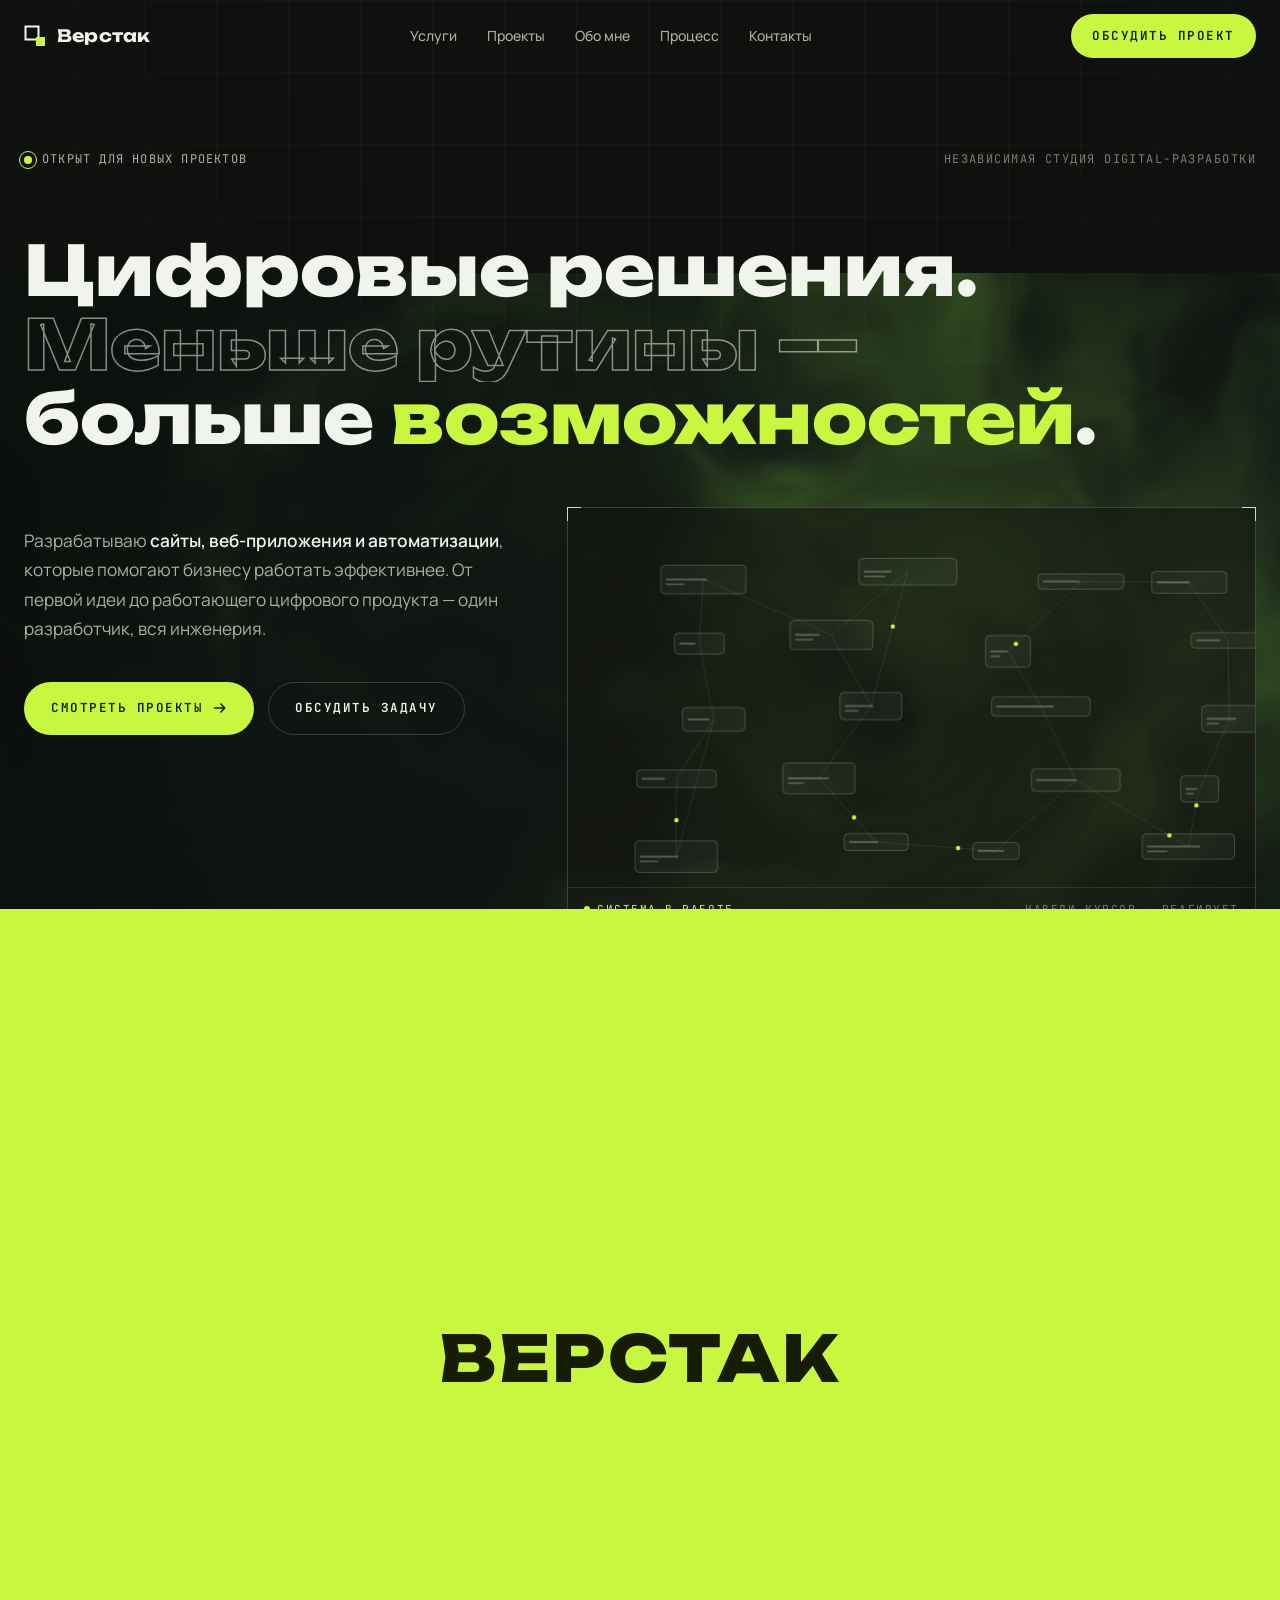
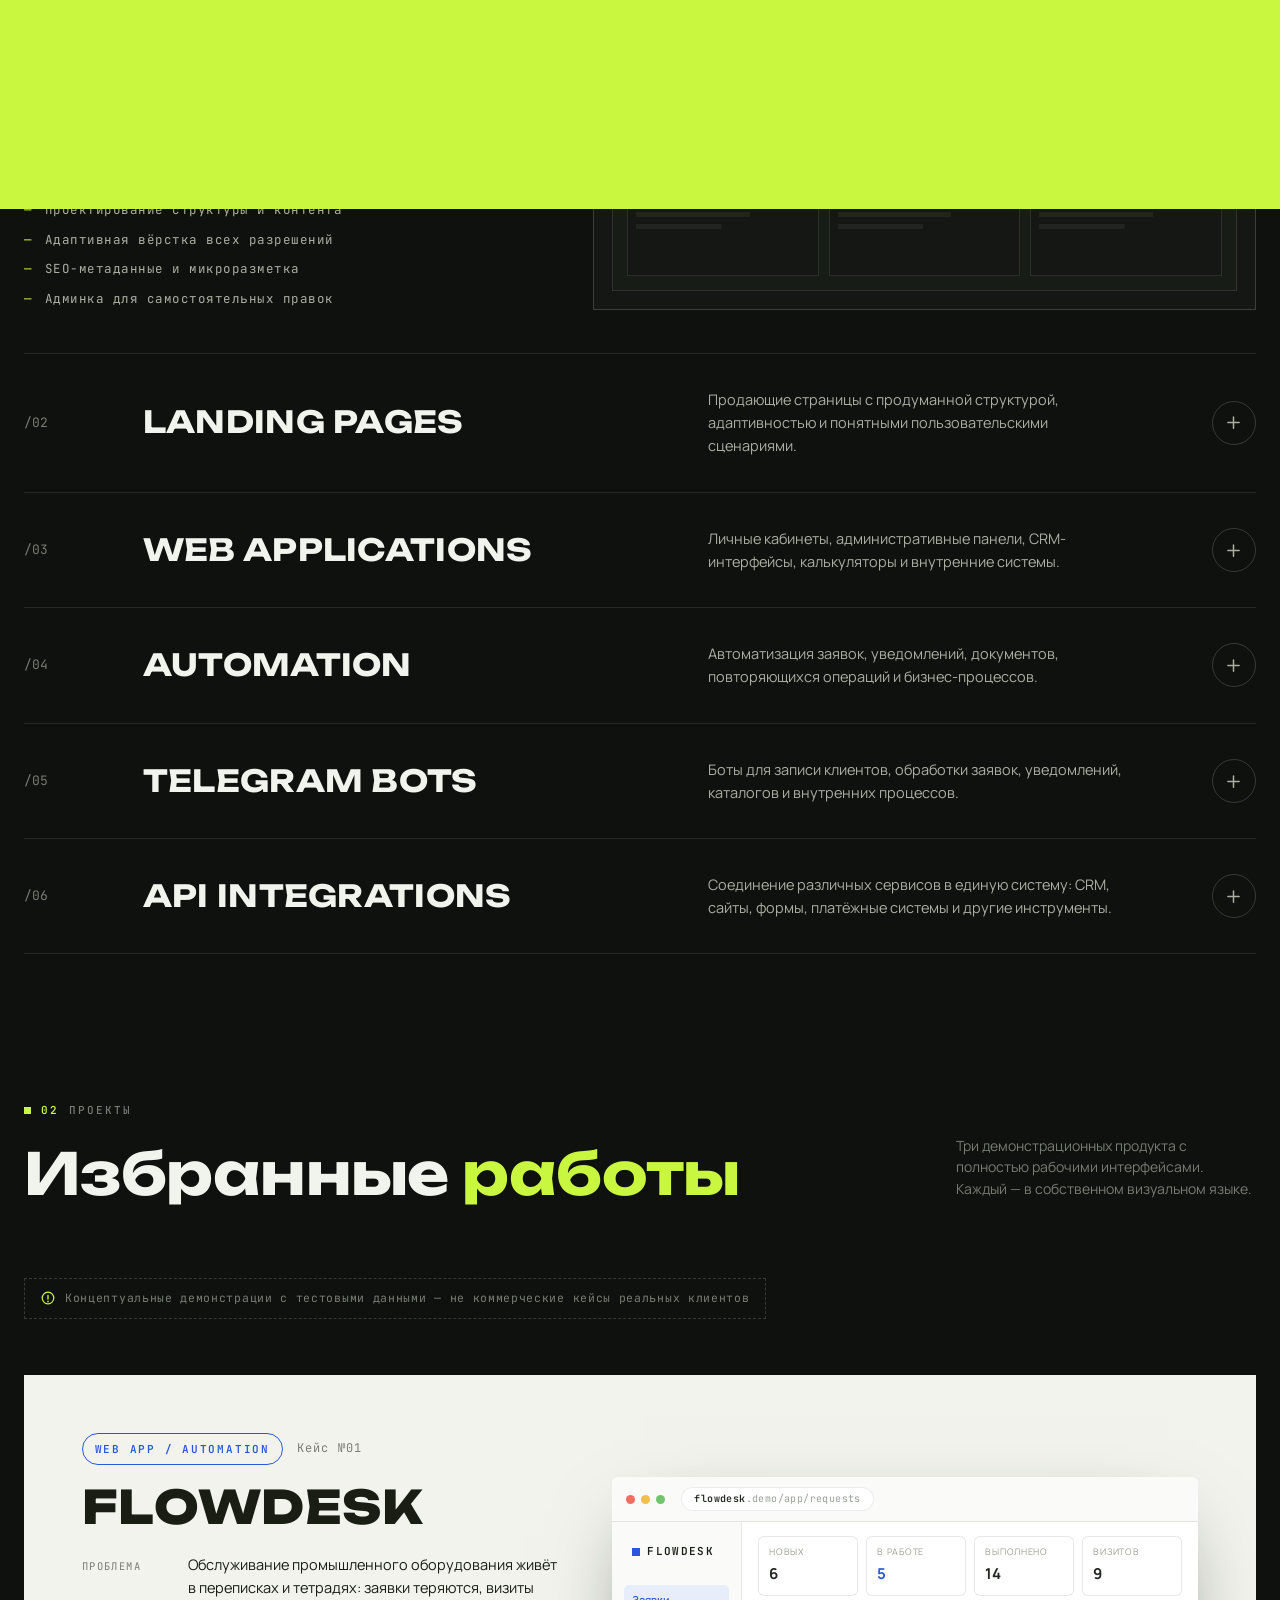
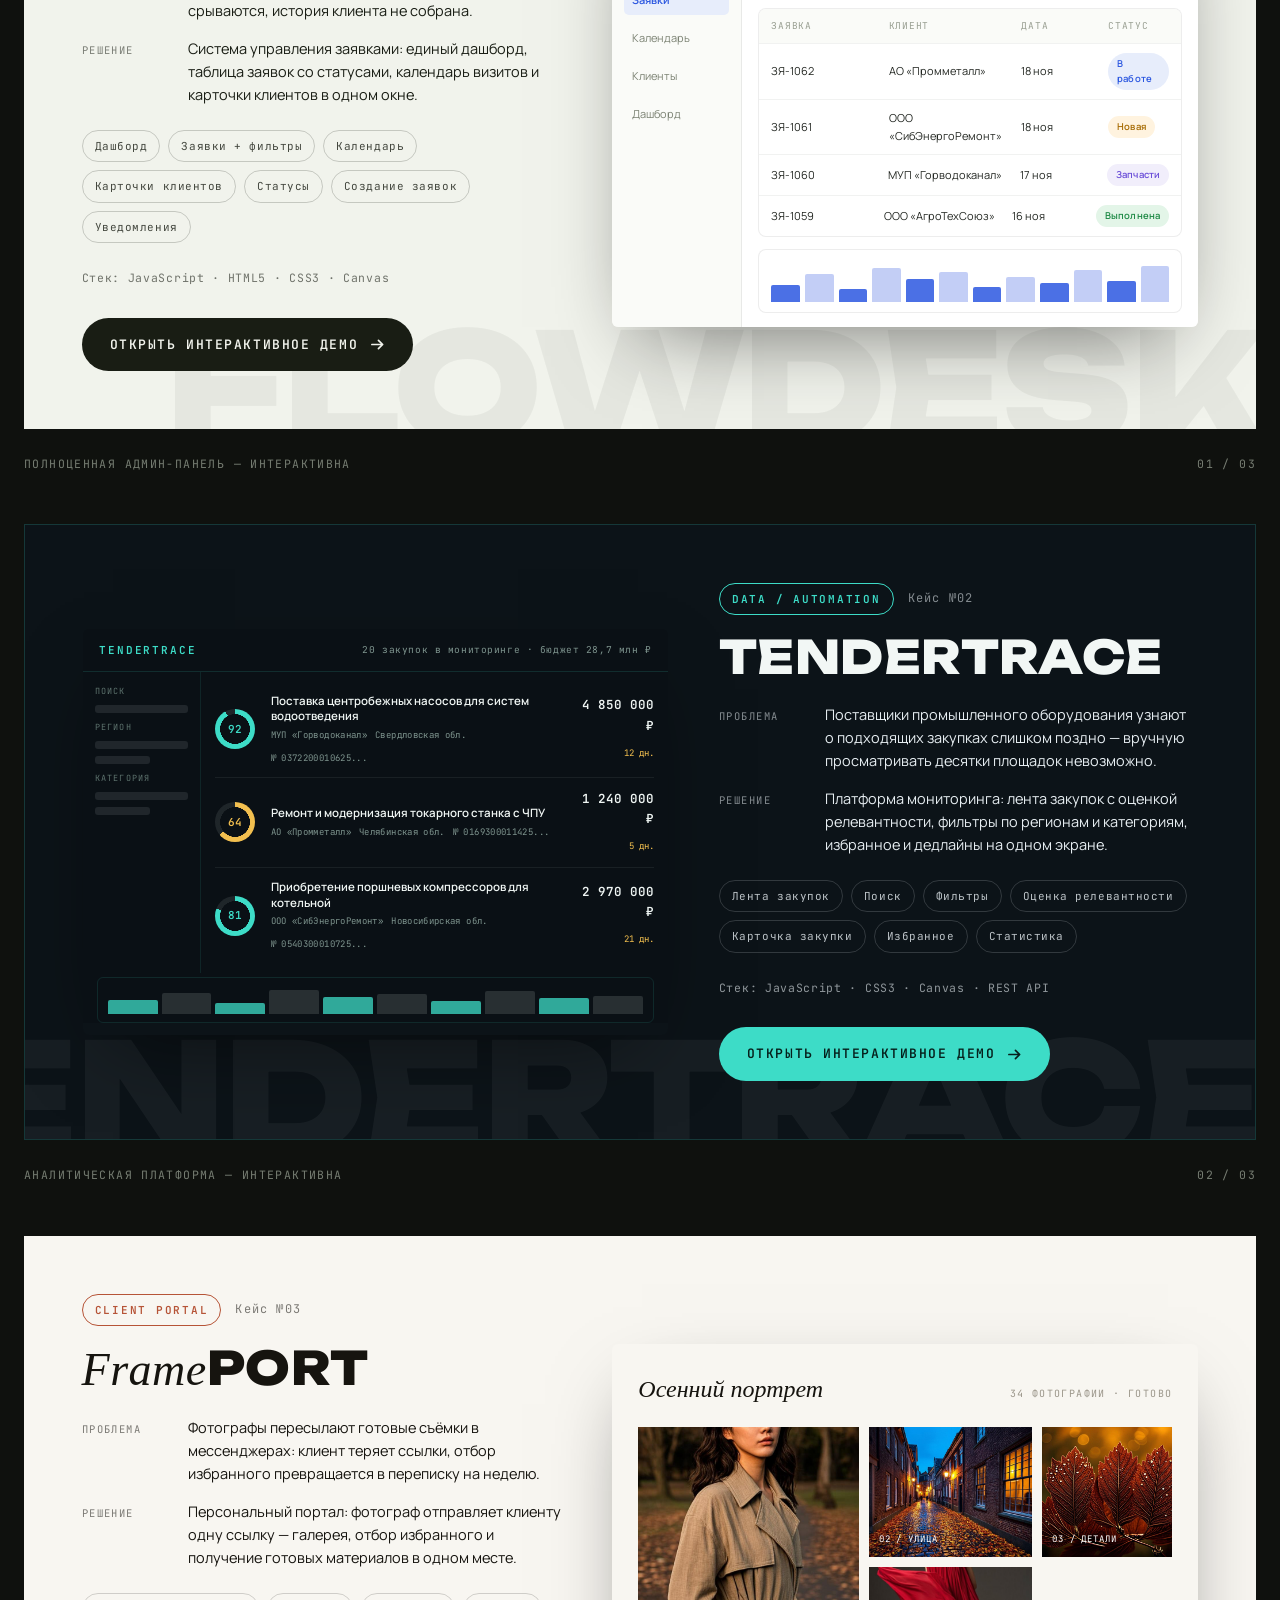
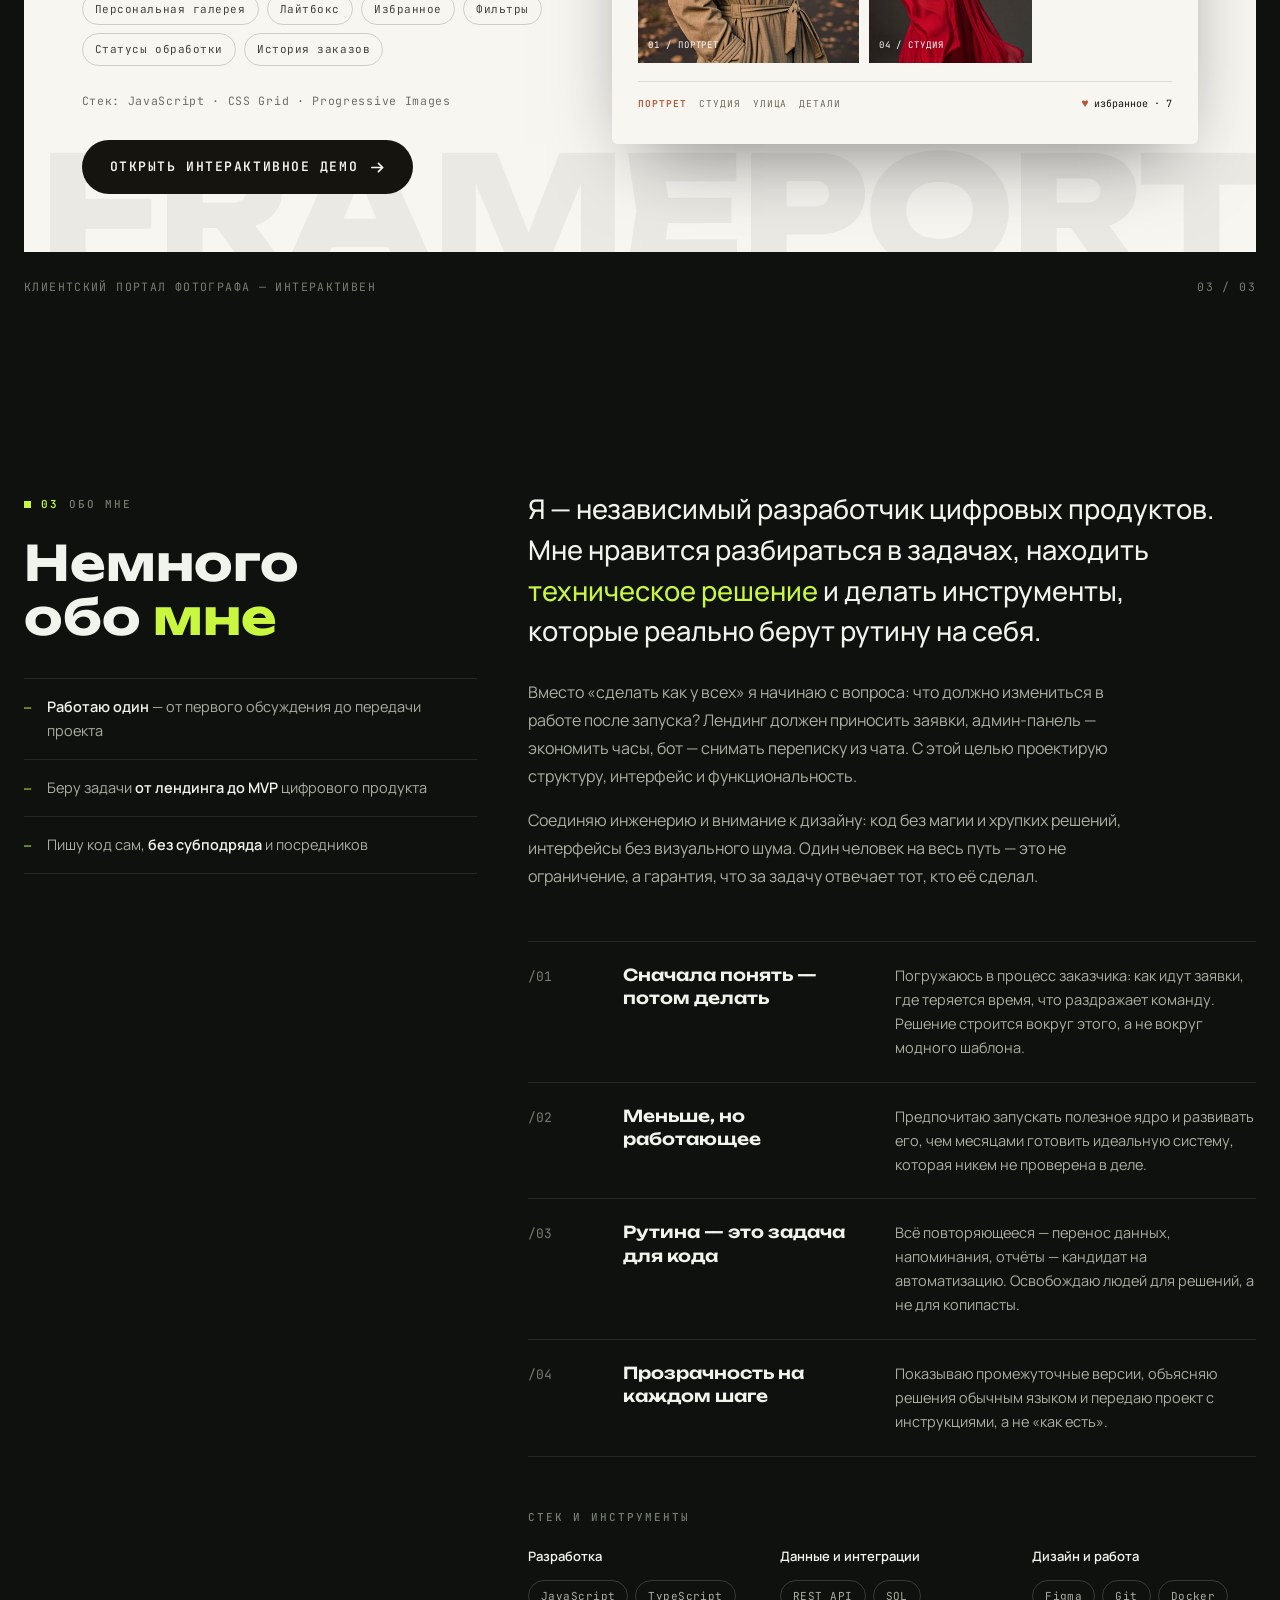
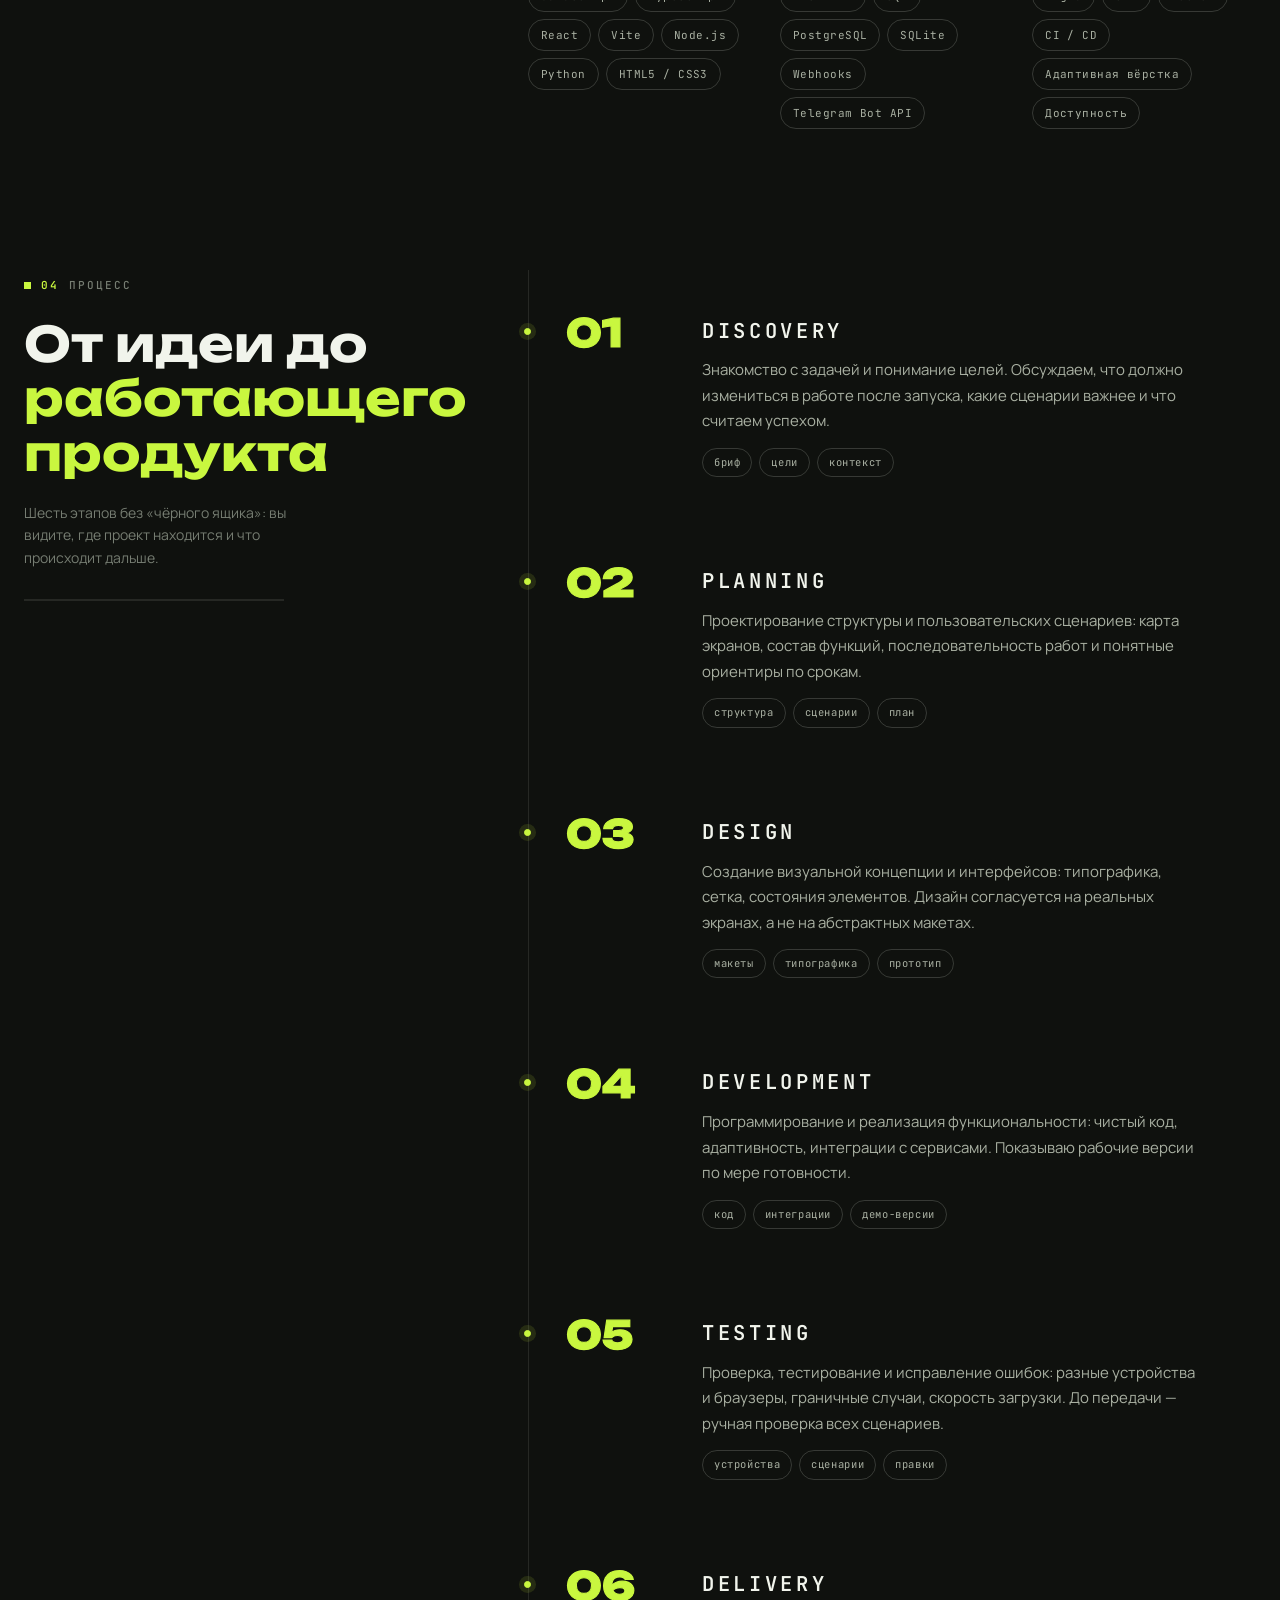
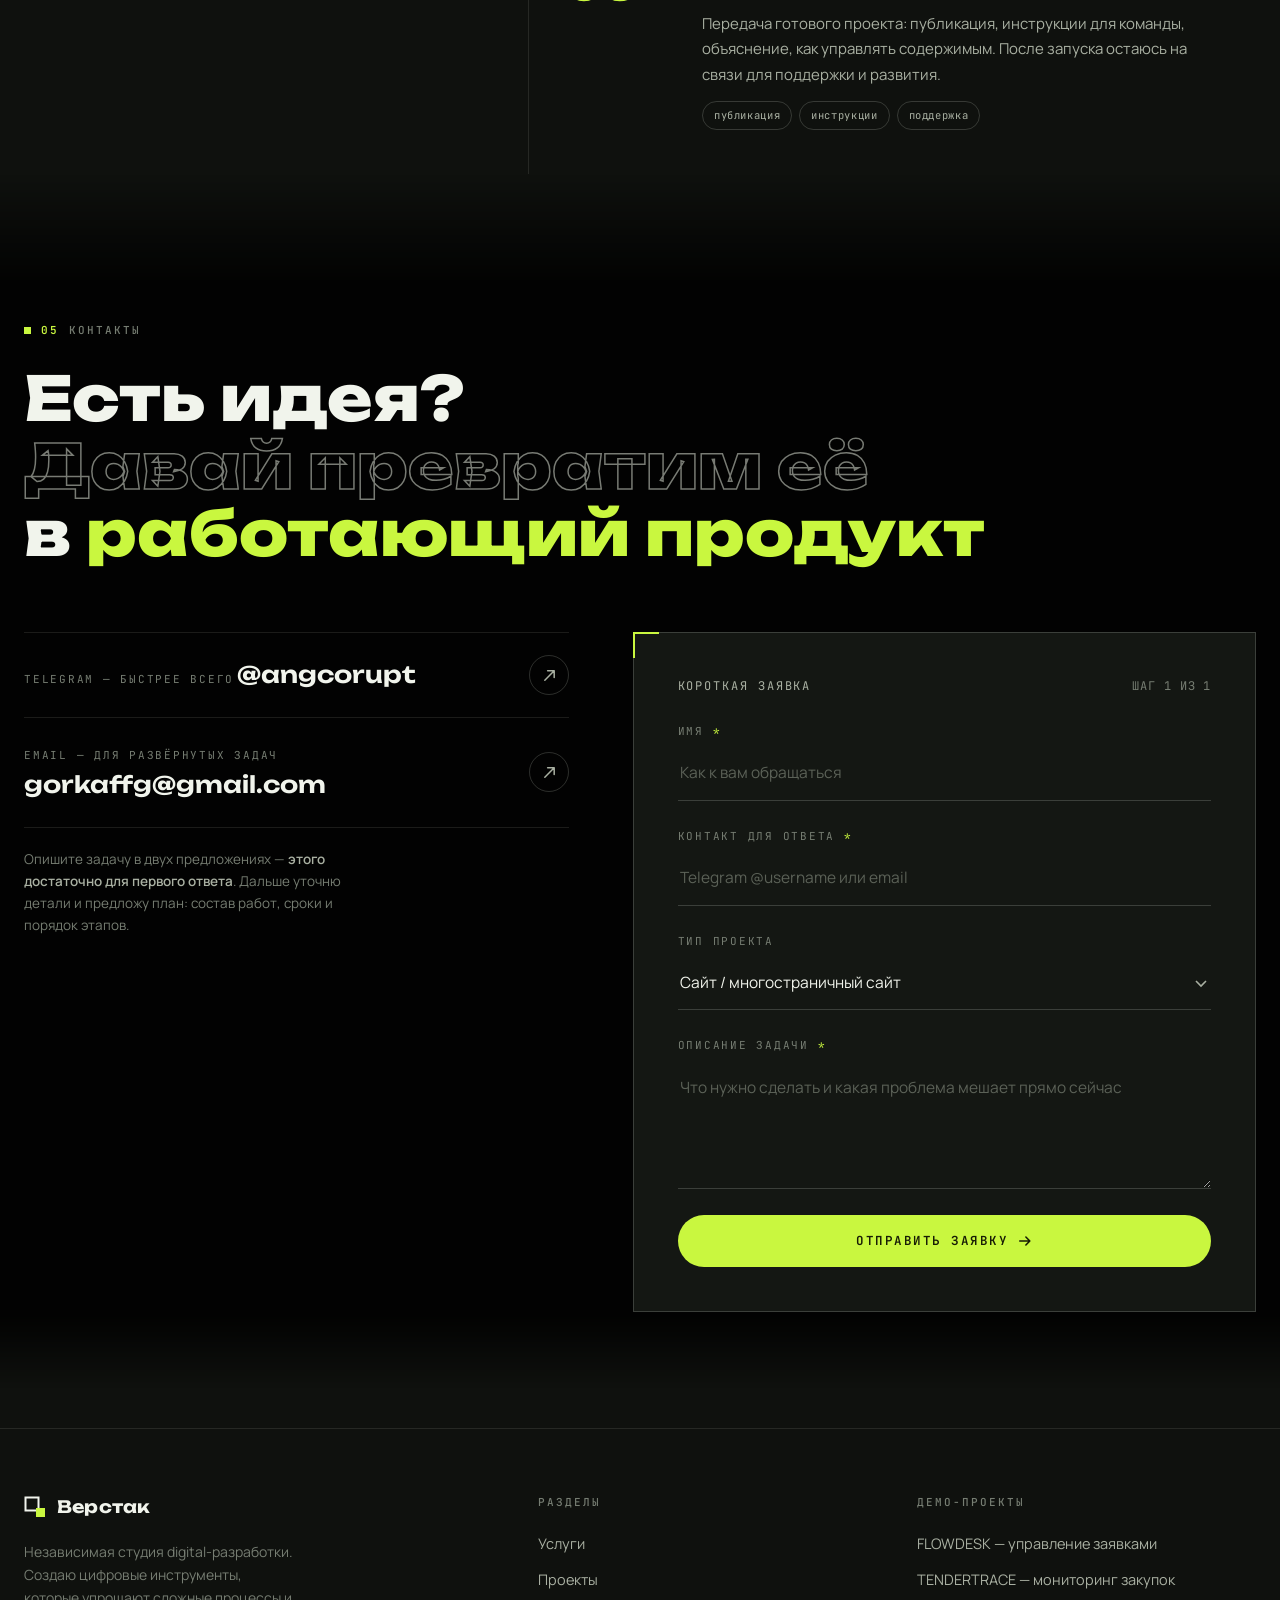
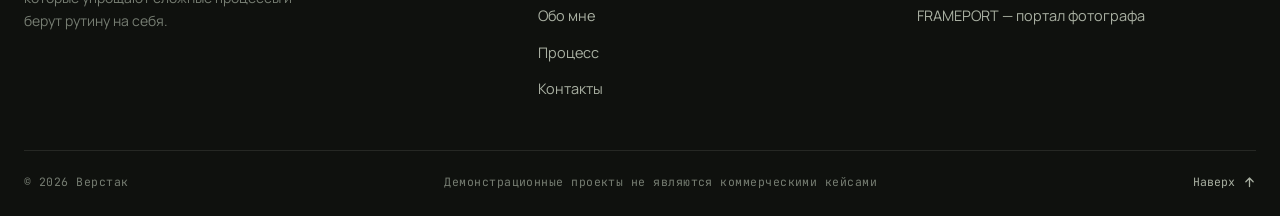
<file: index.html>
<!DOCTYPE html>
<html lang="ru">
<head>
  <meta charset="UTF-8">
  <meta name="viewport" content="width=device-width, initial-scale=1.0">
  <title>Верстак — независимая студия digital-разработки</title>
  <meta name="description" content="Разрабатываю сайты, веб-приложения и автоматизации, которые берут рутину на себя: лендинги, админ-панели, Telegram-боты, API-интеграции и MVP цифровых продуктов.">
  <meta name="keywords" content="веб-разработка, лендинги, веб-приложения, автоматизация бизнес-процессов, telegram боты, api интеграции, mvp">
  <meta property="og:type" content="website">
  <meta property="og:title" content="Верстак — цифровые решения. Меньше рутины. Больше возможностей.">
  <meta property="og:description" content="Независимая студия digital-разработки: сайты, веб-приложения, автоматизации и Telegram-боты. От идеи до работающего продукта.">
  <meta property="og:image" content="assets/img/og-cover.jpg">
  <meta property="og:locale" content="ru_RU">
  <meta name="theme-color" content="#0F110E">
  <link rel="icon" type="image/svg+xml" href="assets/favicon.svg">
  <link rel="stylesheet" href="css/fonts.css">
  <link rel="stylesheet" href="css/base.css">
  <link rel="stylesheet" href="css/sections.css">
</head>
<body class="page-enter">
  <a class="skip-link" href="#main">К содержанию</a>
  <div class="page-wipe" aria-hidden="true"></div>

  <!-- Навигация -->
  <header class="nav" id="nav">
    <div class="container nav-inner">
      <a class="logo" href="#top" aria-label="Верстак — на главную">
        <svg class="logo-mark" viewBox="0 0 22 22" aria-hidden="true">
          <rect x="1.5" y="1.5" width="13" height="13" fill="none" stroke="currentColor" stroke-width="2"/>
          <rect class="m-accent" x="12" y="12" width="9" height="9"/>
        </svg>
        Верстак
      </a>
      <nav class="nav-links" aria-label="Основная навигация">
        <a href="#services">Услуги</a>
        <a href="#projects">Проекты</a>
        <a href="#about">Обо мне</a>
        <a href="#process">Процесс</a>
        <a href="#contacts">Контакты</a>
      </nav>
      <a class="btn btn-solid" href="#contacts" data-wipe="0">Обсудить проект</a>
      <button class="burger" id="burger" aria-label="Открыть меню" aria-expanded="false" aria-controls="mobileMenu">
        <span></span><span></span>
      </button>
    </div>
  </header>

  <!-- Мобильное меню -->
  <div class="mobile-menu" id="mobileMenu" aria-hidden="true">
    <nav class="mm-links" aria-label="Мобильная навигация">
      <a href="#services" style="transition-delay:.05s">Услуги <small>01</small></a>
      <a href="#projects" style="transition-delay:.1s">Проекты <small>02</small></a>
      <a href="#about" style="transition-delay:.15s">Обо мне <small>03</small></a>
      <a href="#process" style="transition-delay:.2s">Процесс <small>04</small></a>
      <a href="#contacts" style="transition-delay:.25s">Контакты <small>05</small></a>
    </nav>
    <div class="mm-foot">
      <a class="btn btn-solid" href="#contacts">Обсудить проект</a>
      <div class="label no-dot" data-cfg="telegram-inline">Telegram: @verstak_dev</div>
    </div>
  </div>

  <main id="main">
    <!-- ================= HERO ================= -->
    <section class="hero" id="top">
      <canvas class="fluid-bg" id="fluidHero" aria-hidden="true"></canvas>
      <div class="container">
        <div class="hero-meta">
          <span class="status"><span class="status-dot"></span>Открыт для новых проектов</span>
          <span class="meta-right">Независимая студия digital-разработки</span>
        </div>

        <div class="hero-title-wrap">
          <h1 class="hero-title">
            <span class="reveal-line"><span>Цифровые решения.</span></span>
            <span class="reveal-line"><span class="stroke">Меньше рутины —</span></span>
            <span class="reveal-line"><span>больше <em class="lime">возможностей</em>.</span></span>
          </h1>
        </div>

        <div class="hero-row">
          <div class="hero-left">
            <p class="hero-sub reveal" style="--d:.5s">
              Разрабатываю <strong>сайты, веб-приложения и автоматизации</strong>, которые помогают
              бизнесу работать эффективнее. От первой идеи до работающего цифрового продукта —
              один разработчик, вся инженерия.
            </p>
            <div class="hero-actions reveal" style="--d:.65s">
              <a class="btn btn-solid" href="#projects">Смотреть проекты
                <svg viewBox="0 0 16 16" fill="none" aria-hidden="true"><path d="M2 8h11M9 3.5 13.5 8 9 12.5" stroke="currentColor" stroke-width="1.8" stroke-linecap="round" stroke-linejoin="round"/></svg>
              </a>
              <a class="btn btn-ghost" href="#contacts">Обсудить задачу</a>
            </div>
          </div>

          <div class="hero-visual reveal" style="--d:.35s" aria-label="Интерактивная визуализация: система соединённых цифровых модулей">
            <i class="hv-corner tl"></i><i class="hv-corner tr"></i><i class="hv-corner bl"></i><i class="hv-corner br"></i>
            <canvas id="heroCanvas" aria-hidden="true"></canvas>
            <div class="hv-caption">
              <span class="live">Система в работе</span>
              <span>наведи курсор — реагирует</span>
            </div>
          </div>
        </div>

        <div class="hero-chips reveal" style="--d:.8s">
          <div class="chip"><span class="n">01</span><span class="t">Web Development</span></div>
          <div class="chip"><span class="n">02</span><span class="t">Automation</span></div>
          <div class="chip"><span class="n">03</span><span class="t">Digital Products</span></div>
        </div>
      </div>

      <div class="marquee" aria-hidden="true" style="margin-top:clamp(44px,5vw,72px)">
        <div class="marquee-track">
          <span>Сайты</span><span>Лендинги</span><span>Веб-приложения</span><span>Автоматизация</span><span>Telegram-боты</span><span>API-интеграции</span><span>Админ-панели</span><span>MVP</span>
          <span>Сайты</span><span>Лендинги</span><span>Веб-приложения</span><span>Автоматизация</span><span>Telegram-боты</span><span>API-интеграции</span><span>Админ-панели</span><span>MVP</span>
        </div>
      </div>
    </section>

    <!-- ================= УСЛУГИ ================= -->
    <section class="services" id="services">
      <div class="container">
        <div class="section-head reveal">
          <div>
            <div class="label"><span class="idx">01</span>Услуги</div>
            <h2 style="margin-top:22px">Что можно <em>создать</em></h2>
          </div>
          <p class="head-note">Шесть направлений разработки. Нажмите на строку — раскроется состав работ и пример интерфейса.</p>
        </div>

        <div class="svc-list">

          <div class="svc-row reveal">
            <button class="svc-head" aria-expanded="false">
              <span class="num">/01</span>
              <span class="name">Web Development</span>
              <span class="desc">Корпоративные сайты, многостраничные сайты и современные веб-интерфейсы с аккуратной типографикой и быстрым кодом.</span>
              <span class="plus"><svg viewBox="0 0 16 16" fill="none" aria-hidden="true"><path d="M8 2v12M2 8h12" stroke-width="1.6" stroke-linecap="round"/></svg></span>
            </button>
            <div class="svc-body">
              <div class="svc-body-inner">
                <div class="svc-body-grid">
                  <div class="svc-about">
                    <p>Сайты, которые представляют компанию честно и без шаблонности: продуманная структура, внятная типографика, аккуратные состояния каждого элемента. Делаю и строгие корпоративные сайты, и выразительные страницы с характером — в зависимости от задачи.</p>
                    <ul class="svc-includes">
                      <li>Проектирование структуры и контента</li>
                      <li>Адаптивная вёрстка всех разрешений</li>
                      <li>SEO-метаданные и микроразметка</li>
                      <li>Админка для самостоятельных правок</li>
                    </ul>
                  </div>
                  <div class="svc-demo" aria-hidden="true">
                    <span class="demo-tag">mock: browser</span>
                    <div class="mock mock-browser">
                      <div class="mb-bar"><i></i><i></i><i></i><span class="mb-url">company-site.ru/about</span></div>
                      <div class="mb-body">
                        <div class="mb-hero"></div>
                        <div class="mb-cols"><i></i><i></i><i></i></div>
                      </div>
                    </div>
                  </div>
                </div>
              </div>
            </div>
          </div>

          <div class="svc-row reveal">
            <button class="svc-head" aria-expanded="false">
              <span class="num">/02</span>
              <span class="name">Landing Pages</span>
              <span class="desc">Продающие страницы с продуманной структурой, адаптивностью и понятными пользовательскими сценариями.</span>
              <span class="plus"><svg viewBox="0 0 16 16" fill="none" aria-hidden="true"><path d="M8 2v12M2 8h12" stroke-width="1.6" stroke-linecap="round"/></svg></span>
            </button>
            <div class="svc-body">
              <div class="svc-body-inner">
                <div class="svc-body-grid">
                  <div class="svc-about">
                    <p>Лендинг — это аргументация, собранная в один экран за экраном: от проблемы до действия. Проектирую логику страницы так, чтобы посетитель дошёл до заявки, а не закрыл вкладку. Скорость загрузки и мобильная версия — не опция, а база.</p>
                    <ul class="svc-includes">
                      <li>Сценарий и смысловая структура</li>
                      <li>Дизайн и вёрстка под ключ</li>
                      <li>Формы с валидацией и уведомлениями</li>
                      <li>Подключение аналитики</li>
                    </ul>
                  </div>
                  <div class="svc-demo" aria-hidden="true">
                    <span class="demo-tag">mock: landing</span>
                    <div class="mock mock-landing">
                      <div class="ml-nav"><i></i><i></i><i></i></div>
                      <div class="ml-hero">
                        <span class="line l1"></span><span class="line l2"></span>
                        <span class="cta">Оставить заявку</span>
                        <span class="conv">конверсия ↑</span>
                      </div>
                      <div class="ml-form"><i></i><i></i><b></b></div>
                    </div>
                  </div>
                </div>
              </div>
            </div>
          </div>

          <div class="svc-row reveal">
            <button class="svc-head" aria-expanded="false">
              <span class="num">/03</span>
              <span class="name">Web Applications</span>
              <span class="desc">Личные кабинеты, административные панели, CRM-интерфейсы, калькуляторы и внутренние системы.</span>
              <span class="plus"><svg viewBox="0 0 16 16" fill="none" aria-hidden="true"><path d="M8 2v12M2 8h12" stroke-width="1.6" stroke-linecap="round"/></svg></span>
            </button>
            <div class="svc-body">
              <div class="svc-body-inner">
                <div class="svc-body-grid">
                  <div class="svc-about">
                    <p>Внутренние инструменты, в которых люди работают каждый день, должны быть удобными и предсказуемыми. Проектирую интерфейсы вокруг реальных сценариев сотрудников: таблицы, фильтры, статусы, роли, уведомления — всё, чем панель отличается от «просто сайта».</p>
                    <ul class="svc-includes">
                      <li>Роли и разграничение доступа</li>
                      <li>Таблицы с фильтрами и поиском</li>
                      <li>Журналы действий и статусы</li>
                      <li>Отчёты и экспорт данных</li>
                    </ul>
                  </div>
                  <div class="svc-demo" aria-hidden="true">
                    <span class="demo-tag">mock: dashboard</span>
                    <div class="mock mock-dash">
                      <div class="md-side"><i></i><i></i><i></i><i></i></div>
                      <div class="md-main">
                        <div class="md-kpis"><i></i><i></i><i></i><i></i></div>
                        <div class="md-chart"><i style="height:35%"></i><i style="height:60%"></i><i style="height:45%"></i><i style="height:80%"></i><i style="height:55%"></i><i style="height:70%"></i><i style="height:40%"></i><i style="height:65%"></i><i style="height:52%"></i><i style="height:78%"></i></div>
                      </div>
                    </div>
                  </div>
                </div>
              </div>
            </div>
          </div>

          <div class="svc-row reveal">
            <button class="svc-head" aria-expanded="false">
              <span class="num">/04</span>
              <span class="name">Automation</span>
              <span class="desc">Автоматизация заявок, уведомлений, документов, повторяющихся операций и бизнес-процессов.</span>
              <span class="plus"><svg viewBox="0 0 16 16" fill="none" aria-hidden="true"><path d="M8 2v12M2 8h12" stroke-width="1.6" stroke-linecap="round"/></svg></span>
            </button>
            <div class="svc-body">
              <div class="svc-body-inner">
                <div class="svc-body-grid">
                  <div class="svc-about">
                    <p>Каждый ручной перенос данных — это время и ошибки. Нахожу повторяющиеся операции в работе команды и собираю из них конвейер: заявка с сайта попадает в CRM, клиенту уходит уведомление, менеджеру — напоминание, в таблице появляется строка. Люди занимаются решениями, а не копированием.</p>
                    <ul class="svc-includes">
                      <li>Картирование текущего процесса</li>
                      <li>Сценарии «триггер → действие»</li>
                      <li>Уведомления в мессенджеры и на почту</li>
                      <li>Логи и контроль ошибок</li>
                    </ul>
                  </div>
                  <div class="svc-demo" aria-hidden="true">
                    <span class="demo-tag">mock: pipeline</span>
                    <div class="mock mock-pipeline">
                      <span class="mp-node hot">Заявка</span>
                      <span class="mp-link"></span>
                      <span class="mp-node">CRM</span>
                      <span class="mp-link"></span>
                      <span class="mp-node">Telegram</span>
                      <span class="mp-link"></span>
                      <span class="mp-node">Отчёт</span>
                      <span class="mp-note">данные идут сами — без ручного переноса</span>
                    </div>
                  </div>
                </div>
              </div>
            </div>
          </div>

          <div class="svc-row reveal">
            <button class="svc-head" aria-expanded="false">
              <span class="num">/05</span>
              <span class="name">Telegram Bots</span>
              <span class="desc">Боты для записи клиентов, обработки заявок, уведомлений, каталогов и внутренних процессов.</span>
              <span class="plus"><svg viewBox="0 0 16 16" fill="none" aria-hidden="true"><path d="M8 2v12M2 8h12" stroke-width="1.6" stroke-linecap="round"/></svg></span>
            </button>
            <div class="svc-body">
              <div class="svc-body-inner">
                <div class="svc-body-grid">
                  <div class="svc-about">
                    <p>Telegram — самый близкий к клиенту канал: без приложений и лишних шагов. Делаю ботов записи, заявок, каталогов и внутренних регламентов — с понятными сценариями, кнопками вместо «напишите что-нибудь» и уведомлениями для команды.</p>
                    <ul class="svc-includes">
                      <li>Сценарии диалогов и меню</li>
                      <li>Запись и напоминания</li>
                      <li>Каталоги и карточки услуг</li>
                      <li>Передача заявок менеджерам</li>
                    </ul>
                  </div>
                  <div class="svc-demo" aria-hidden="true">
                    <span class="demo-tag">mock: chat</span>
                    <div class="mock mock-chat">
                      <span class="mc-bubble user">Хочу записаться на пятницу</span>
                      <span class="mc-bubble bot">Свободно: 10:00 и 14:30. Какое время удобнее?</span>
                      <span class="mc-typing"><i></i><i></i><i></i></span>
                    </div>
                  </div>
                </div>
              </div>
            </div>
          </div>

          <div class="svc-row reveal">
            <button class="svc-head" aria-expanded="false">
              <span class="num">/06</span>
              <span class="name">API Integrations</span>
              <span class="desc">Соединение различных сервисов в единую систему: CRM, сайты, формы, платёжные системы и другие инструменты.</span>
              <span class="plus"><svg viewBox="0 0 16 16" fill="none" aria-hidden="true"><path d="M8 2v12M2 8h12" stroke-width="1.6" stroke-linecap="round"/></svg></span>
            </button>
            <div class="svc-body">
              <div class="svc-body-inner">
                <div class="svc-body-grid">
                  <div class="svc-about">
                    <p>Когда сервисы не связаны, данные живут в десяти местах сразу. Соединяю CRM, сайты, платёжные системы, таблицы и мессенджеры в одну управляемую систему: единые статусы, единая история, минимум ручных сверок.</p>
                    <ul class="svc-includes">
                      <li>Проектирование обмена данными</li>
                      <li>Интеграции CRM, оплат, таблиц</li>
                      <li>Вебхуки и обработка событий</li>
                      <li>Резервные сценарии при сбоях</li>
                    </ul>
                  </div>
                  <div class="svc-demo" aria-hidden="true">
                    <span class="demo-tag">mock: api</span>
                    <div class="mock mock-api">
                      <svg class="wires" aria-hidden="true">
                        <line x1="14%" y1="16%" x2="46%" y2="42%"/>
                        <line x1="86%" y1="16%" x2="56%" y2="42%"/>
                        <line x1="10%" y1="84%" x2="46%" y2="56%"/>
                        <line x1="90%" y1="84%" x2="56%" y2="56%"/>
                        <line x1="4%" y1="50%" x2="44%" y2="50%"/>
                      </svg>
                      <span class="hub">API</span>
                      <span class="sat">CRM</span>
                      <span class="sat">Оплата</span>
                      <span class="sat">Сайт</span>
                      <span class="sat">Таблицы</span>
                      <span class="sat">Bot</span>
                    </div>
                  </div>
                </div>
              </div>
            </div>
          </div>

        </div>
      </div>
    </section>

    <!-- ================= ПРОЕКТЫ ================= -->
    <section class="projects" id="projects">
      <div class="container">
        <div class="section-head reveal">
          <div>
            <div class="label"><span class="idx">02</span>Проекты</div>
            <h2 style="margin-top:22px">Избранные <em>работы</em></h2>
          </div>
          <p class="head-note">Три демонстрационных продукта с полностью рабочими интерфейсами. Каждый — в собственном визуальном языке.</p>
        </div>

        <div class="proj-note reveal">
          <svg viewBox="0 0 16 16" fill="none" aria-hidden="true"><path d="M8 5.2v4M8 11.6v.6" stroke-width="1.6" stroke-linecap="round"/><circle cx="8" cy="8" r="6.6" stroke-width="1.4"/></svg>
          Концептуальные демонстрации с тестовыми данными — не коммерческие кейсы реальных клиентов
        </div>

        <!-- FLOWDESK -->
        <article class="proj reveal">
          <div class="proj-panel proj--flowdesk">
            <span class="ghost-name" aria-hidden="true">FLOWDESK</span>
            <div class="proj-grid">
              <div class="proj-text">
                <div class="proj-meta">
                  <span class="cat">Web App / Automation</span>
                  <span class="num">Кейс №01</span>
                </div>
                <h3 class="proj-name">FLOWDESK</h3>
                <div class="proj-ps">
                  <div class="ps-row"><span class="ps-label">Проблема</span>
                    <p class="ps-text">Обслуживание промышленного оборудования живёт в переписках и тетрадях: заявки теряются, визиты срываются, история клиента не собрана.</p></div>
                  <div class="ps-row"><span class="ps-label">Решение</span>
                    <p class="ps-text">Система управления заявками: единый дашборд, таблица заявок со статусами, календарь визитов и карточки клиентов в одном окне.</p></div>
                </div>
                <div class="proj-feats">
                  <span>Дашборд</span><span>Заявки + фильтры</span><span>Календарь</span><span>Карточки клиентов</span><span>Статусы</span><span>Создание заявок</span><span>Уведомления</span>
                </div>
                <p class="proj-stack">Стек: JavaScript · HTML5 · CSS3 · Canvas</p>
                <a class="proj-cta" href="projects/flowdesk.html" data-wipe="1">Открыть интерактивное демо
                  <svg viewBox="0 0 16 16" fill="none" aria-hidden="true"><path d="M2 8h11M9 3.5 13.5 8 9 12.5" stroke="currentColor" stroke-width="1.8" stroke-linecap="round" stroke-linejoin="round"/></svg>
                </a>
              </div>
              <a class="proj-preview" href="projects/flowdesk.html" data-wipe="1" aria-label="Открыть демо FLOWDESK">
                <div class="pp-window">
                  <div class="pp-bar"><i></i><i></i><i></i><span class="pp-url"><b>flowdesk</b>.demo/app/requests</span></div>
                  <div class="pp-flow">
                    <div class="pp-side">
                      <span class="pp-logo">FLOWDESK</span>
                      <span class="on">Заявки</span><span>Календарь</span><span>Клиенты</span><span>Дашборд</span>
                    </div>
                    <div class="pp-main">
                      <div class="pp-kpis">
                        <div class="pp-kpi"><small>Новых</small><b>6</b></div>
                        <div class="pp-kpi"><small>В работе</small><b class="blue">5</b></div>
                        <div class="pp-kpi"><small>Выполнено</small><b>14</b></div>
                        <div class="pp-kpi"><small>Визитов</small><b>9</b></div>
                      </div>
                      <div class="pp-table">
                        <div class="pp-tr"><span>Заявка</span><span>Клиент</span><span>Дата</span><span>Статус</span></div>
                        <div class="pp-tr"><span>ЗЯ-1062</span><span>АО «Промметалл»</span><span>18 ноя</span><span class="pp-pill work">В работе</span></div>
                        <div class="pp-tr"><span>ЗЯ-1061</span><span>ООО «СибЭнергоРемонт»</span><span>18 ноя</span><span class="pp-pill new">Новая</span></div>
                        <div class="pp-tr"><span>ЗЯ-1060</span><span>МУП «Горводоканал»</span><span>17 ноя</span><span class="pp-pill wait">Запчасти</span></div>
                        <div class="pp-tr"><span>ЗЯ-1059</span><span>ООО «АгроТехСоюз»</span><span>16 ноя</span><span class="pp-pill done">Выполнена</span></div>
                      </div>
                      <div class="pp-chart"><i style="height:40%"></i><i style="height:65%"></i><i style="height:30%"></i><i style="height:80%"></i><i style="height:55%"></i><i style="height:70%"></i><i style="height:35%"></i><i style="height:60%"></i><i style="height:45%"></i><i style="height:75%"></i><i style="height:50%"></i><i style="height:85%"></i></div>
                    </div>
                  </div>
                </div>
              </a>
            </div>
          </div>
          <div class="proj-dir"><span>Полноценная админ-панель — интерактивна</span><span>01 / 03</span></div>
        </article>

        <!-- TENDERTRACE -->
        <article class="proj reveal">
          <div class="proj-panel proj--tendertrace">
            <span class="ghost-name" aria-hidden="true">TENDERTRACE</span>
            <div class="proj-grid flip">
              <a class="proj-preview" href="projects/tendertrace.html" data-wipe="1" aria-label="Открыть демо TENDERTRACE">
                <div class="pp-tender">
                  <div class="pp-tbar">
                    <span class="pp-tlogo">TENDERTRACE</span>
                    <span class="pp-tstat">20 закупок в мониторинге · бюджет 28,7 млн ₽</span>
                  </div>
                  <div class="pp-tbody">
                    <div class="pp-tfilter">
                      <small>Поиск</small><i></i>
                      <small>Регион</small><i></i><i class="short"></i>
                      <small>Категория</small><i></i><i class="short"></i>
                    </div>
                    <div class="pp-tfeed">
                      <div class="pp-trow">
                        <span class="pp-ring" style="--v:92">92</span>
                        <div class="pp-tinfo">
                          <div class="tt">Поставка центробежных насосов для систем водоотведения</div>
                          <div class="tm"><span>МУП «Горводоканал»</span><span>Свердловская обл.</span><span>№ 0372200010625...</span></div>
                        </div>
                        <div class="pp-tbudget"><b>4 850 000 ₽</b><small>12 дн.</small></div>
                      </div>
                      <div class="pp-trow">
                        <span class="pp-ring mid" style="--v:64">64</span>
                        <div class="pp-tinfo">
                          <div class="tt">Ремонт и модернизация токарного станка с ЧПУ</div>
                          <div class="tm"><span>АО «Промметалл»</span><span>Челябинская обл.</span><span>№ 0169300011425...</span></div>
                        </div>
                        <div class="pp-tbudget"><b>1 240 000 ₽</b><small>5 дн.</small></div>
                      </div>
                      <div class="pp-trow">
                        <span class="pp-ring" style="--v:81">81</span>
                        <div class="pp-tinfo">
                          <div class="tt">Приобретение поршневых компрессоров для котельной</div>
                          <div class="tm"><span>ООО «СибЭнергоРемонт»</span><span>Новосибирская обл.</span><span>№ 0540300010725...</span></div>
                        </div>
                        <div class="pp-tbudget"><b>2 970 000 ₽</b><small>21 дн.</small></div>
                      </div>
                    </div>
                  </div>
                  <div class="pp-tbars"><i style="height:50%"></i><i style="height:75%"></i><i style="height:40%"></i><i style="height:85%"></i><i style="height:60%"></i><i style="height:70%"></i><i style="height:45%"></i><i style="height:80%"></i><i style="height:55%"></i><i style="height:65%"></i></div>
                </div>
              </a>
              <div class="proj-text">
                <div class="proj-meta">
                  <span class="cat">Data / Automation</span>
                  <span class="num">Кейс №02</span>
                </div>
                <h3 class="proj-name">TENDERTRACE</h3>
                <div class="proj-ps">
                  <div class="ps-row"><span class="ps-label">Проблема</span>
                    <p class="ps-text">Поставщики промышленного оборудования узнают о подходящих закупках слишком поздно — вручную просматривать десятки площадок невозможно.</p></div>
                  <div class="ps-row"><span class="ps-label">Решение</span>
                    <p class="ps-text">Платформа мониторинга: лента закупок с оценкой релевантности, фильтры по регионам и категориям, избранное и дедлайны на одном экране.</p></div>
                </div>
                <div class="proj-feats">
                  <span>Лента закупок</span><span>Поиск</span><span>Фильтры</span><span>Оценка релевантности</span><span>Карточка закупки</span><span>Избранное</span><span>Статистика</span>
                </div>
                <p class="proj-stack">Стек: JavaScript · CSS3 · Canvas · REST API</p>
                <a class="proj-cta" href="projects/tendertrace.html" data-wipe="1">Открыть интерактивное демо
                  <svg viewBox="0 0 16 16" fill="none" aria-hidden="true"><path d="M2 8h11M9 3.5 13.5 8 9 12.5" stroke="currentColor" stroke-width="1.8" stroke-linecap="round" stroke-linejoin="round"/></svg>
                </a>
              </div>
            </div>
          </div>
          <div class="proj-dir"><span>Аналитическая платформа — интерактивна</span><span>02 / 03</span></div>
        </article>

        <!-- FRAMEPORT -->
        <article class="proj reveal">
          <div class="proj-panel proj--frameport">
            <span class="ghost-name" aria-hidden="true">FRAMEPORT</span>
            <div class="proj-grid">
              <div class="proj-text">
                <div class="proj-meta">
                  <span class="cat">Client Portal</span>
                  <span class="num">Кейс №03</span>
                </div>
                <h3 class="proj-name"><em>Frame</em>PORT</h3>
                <div class="proj-ps">
                  <div class="ps-row"><span class="ps-label">Проблема</span>
                    <p class="ps-text">Фотографы пересылают готовые съёмки в мессенджерах: клиент теряет ссылки, отбор избранного превращается в переписку на неделю.</p></div>
                  <div class="ps-row"><span class="ps-label">Решение</span>
                    <p class="ps-text">Персональный портал: фотограф отправляет клиенту одну ссылку — галерея, отбор избранного и получение готовых материалов в одном месте.</p></div>
                </div>
                <div class="proj-feats">
                  <span>Персональная галерея</span><span>Лайтбокс</span><span>Избранное</span><span>Фильтры</span><span>Статусы обработки</span><span>История заказов</span>
                </div>
                <p class="proj-stack">Стек: JavaScript · CSS Grid · Progressive Images</p>
                <a class="proj-cta" href="projects/frameport.html" data-wipe="1">Открыть интерактивное демо
                  <svg viewBox="0 0 16 16" fill="none" aria-hidden="true"><path d="M2 8h11M9 3.5 13.5 8 9 12.5" stroke="currentColor" stroke-width="1.8" stroke-linecap="round" stroke-linejoin="round"/></svg>
                </a>
              </div>
              <a class="proj-preview" href="projects/frameport.html" data-wipe="1" aria-label="Открыть демо FRAMEPORT">
                <div class="pp-frameport">
                  <div class="ppf-head">
                    <span class="ppf-name">Осенний портрет</span>
                    <span class="ppf-cnt">34 фотографии · готово</span>
                  </div>
                  <div class="ppf-grid">
                    <figure><img src="assets/img/fp-portrait-1.jpg" alt="Осенний портрет — превью галереи" loading="lazy"><figcaption>01 / портрет</figcaption></figure>
                    <figure><img src="assets/img/fp-street-2.jpg" alt="Городская улица осенью" loading="lazy"><figcaption>02 / улица</figcaption></figure>
                    <figure><img src="assets/img/fp-detail-2.jpg" alt="Осенние листья макро" loading="lazy"><figcaption>03 / детали</figcaption></figure>
                    <figure><img src="assets/img/fp-studio-1.jpg" alt="Студийный портрет" loading="lazy"><figcaption>04 / студия</figcaption></figure>
                  </div>
                  <div class="ppf-foot">
                    <div class="ppf-tags"><span><b>портрет</b></span><span>студия</span><span>улица</span><span>детали</span></div>
                    <span class="ppf-fav">избранное · 7</span>
                  </div>
                </div>
              </a>
            </div>
          </div>
          <div class="proj-dir"><span>Клиентский портал фотографа — интерактивен</span><span>03 / 03</span></div>
        </article>
      </div>
    </section>

    <!-- ================= ОБО МНЕ ================= -->
    <section class="about" id="about">
      <div class="container">
        <div class="about-grid">
          <div class="about-sticky">
            <div class="reveal">
              <div class="label"><span class="idx">03</span>Обо мне</div>
              <h2>Немного<br>обо <em>мне</em></h2>
            </div>
            <div class="about-facts reveal" style="--d:.15s">
              <div class="fact"><span class="n">—</span><span class="t"><b>Работаю один</b> — от первого обсуждения до передачи проекта</span></div>
              <div class="fact"><span class="n">—</span><span class="t">Беру задачи <b>от лендинга до MVP</b> цифрового продукта</span></div>
              <div class="fact"><span class="n">—</span><span class="t">Пишу код сам, <b>без субподряда</b> и посредников</span></div>
            </div>
          </div>

          <div class="about-content">
            <p class="about-lead reveal">Я — независимый разработчик цифровых продуктов. Мне нравится разбираться в задачах, находить <em>техническое решение</em> и делать инструменты, которые реально берут рутину на себя.</p>
            <p class="about-text reveal" style="--d:.1s">Вместо «сделать как у всех» я начинаю с вопроса: что должно измениться в работе после запуска? Лендинг должен приносить заявки, админ-панель — экономить часы, бот — снимать переписку из чата. С этой целью проектирую структуру, интерфейс и функциональность.</p>
            <p class="about-text reveal" style="--d:.15s">Соединяю инженерию и внимание к дизайну: код без магии и хрупких решений, интерфейсы без визуального шума. Один человек на весь путь — это не ограничение, а гарантия, что за задачу отвечает тот, кто её сделал.</p>

            <div class="about-principles reveal">
              <div class="ap-row">
                <span class="n">/01</span>
                <span class="t">Сначала понять — потом делать</span>
                <span class="d">Погружаюсь в процесс заказчика: как идут заявки, где теряется время, что раздражает команду. Решение строится вокруг этого, а не вокруг модного шаблона.</span>
              </div>
              <div class="ap-row">
                <span class="n">/02</span>
                <span class="t">Меньше, но работающее</span>
                <span class="d">Предпочитаю запускать полезное ядро и развивать его, чем месяцами готовить идеальную систему, которая никем не проверена в деле.</span>
              </div>
              <div class="ap-row">
                <span class="n">/03</span>
                <span class="t">Рутина — это задача для кода</span>
                <span class="d">Всё повторяющееся — перенос данных, напоминания, отчёты — кандидат на автоматизацию. Освобождаю людей для решений, а не для копипасты.</span>
              </div>
              <div class="ap-row">
                <span class="n">/04</span>
                <span class="t">Прозрачность на каждом шаге</span>
                <span class="d">Показываю промежуточные версии, объясняю решения обычным языком и передаю проект с инструкциями, а не «как есть».</span>
              </div>
            </div>

            <div class="about-stack reveal">
              <h3>Стек и инструменты</h3>
              <div class="stack-groups">
                <div class="stack-group">
                  <div class="sg-t">Разработка</div>
                  <div class="sg-tags">
                    <span>JavaScript</span><span>TypeScript</span><span>React</span><span>Vite</span><span>Node.js</span><span>Python</span><span>HTML5 / CSS3</span>
                  </div>
                </div>
                <div class="stack-group">
                  <div class="sg-t">Данные и интеграции</div>
                  <div class="sg-tags">
                    <span>REST API</span><span>SQL</span><span>PostgreSQL</span><span>SQLite</span><span>Webhooks</span><span>Telegram Bot API</span>
                  </div>
                </div>
                <div class="stack-group">
                  <div class="sg-t">Дизайн и работа</div>
                  <div class="sg-tags">
                    <span>Figma</span><span>Git</span><span>Docker</span><span>CI / CD</span><span>Адаптивная вёрстка</span><span>Доступность</span>
                  </div>
                </div>
              </div>
            </div>
          </div>
        </div>
      </div>
    </section>

    <!-- ================= ПРОЦЕСС ================= -->
    <section class="process" id="process">
      <div class="container">
        <div class="process-grid">
          <div class="process-sticky reveal">
            <div class="label"><span class="idx">04</span>Процесс</div>
            <h2>От идеи до <em>работающего продукта</em></h2>
            <p class="p-note">Шесть этапов без «чёрного ящика»: вы видите, где проект находится и что происходит дальше.</p>
            <div class="process-progress"><i id="processProgress"></i></div>
          </div>

          <div class="steps" id="steps">
            <div class="step">
              <span class="s-num">01</span>
              <div>
                <h3>Discovery</h3>
                <p>Знакомство с задачей и понимание целей. Обсуждаем, что должно измениться в работе после запуска, какие сценарии важнее и что считаем успехом.</p>
                <div class="s-tags"><span>бриф</span><span>цели</span><span>контекст</span></div>
              </div>
            </div>
            <div class="step">
              <span class="s-num">02</span>
              <div>
                <h3>Planning</h3>
                <p>Проектирование структуры и пользовательских сценариев: карта экранов, состав функций, последовательность работ и понятные ориентиры по срокам.</p>
                <div class="s-tags"><span>структура</span><span>сценарии</span><span>план</span></div>
              </div>
            </div>
            <div class="step">
              <span class="s-num">03</span>
              <div>
                <h3>Design</h3>
                <p>Создание визуальной концепции и интерфейсов: типографика, сетка, состояния элементов. Дизайн согласуется на реальных экранах, а не на абстрактных макетах.</p>
                <div class="s-tags"><span>макеты</span><span>типографика</span><span>прототип</span></div>
              </div>
            </div>
            <div class="step">
              <span class="s-num">04</span>
              <div>
                <h3>Development</h3>
                <p>Программирование и реализация функциональности: чистый код, адаптивность, интеграции с сервисами. Показываю рабочие версии по мере готовности.</p>
                <div class="s-tags"><span>код</span><span>интеграции</span><span>демо-версии</span></div>
              </div>
            </div>
            <div class="step">
              <span class="s-num">05</span>
              <div>
                <h3>Testing</h3>
                <p>Проверка, тестирование и исправление ошибок: разные устройства и браузеры, граничные случаи, скорость загрузки. До передачи — ручная проверка всех сценариев.</p>
                <div class="s-tags"><span>устройства</span><span>сценарии</span><span>правки</span></div>
              </div>
            </div>
            <div class="step">
              <span class="s-num">06</span>
              <div>
                <h3>Delivery</h3>
                <p>Передача готового проекта: публикация, инструкции для команды, объяснение, как управлять содержимым. После запуска остаюсь на связи для поддержки и развития.</p>
                <div class="s-tags"><span>публикация</span><span>инструкции</span><span>поддержка</span></div>
              </div>
            </div>
          </div>
        </div>
      </div>
    </section>

    <!-- ================= КОНТАКТЫ ================= -->
    <section class="contacts" id="contacts">
      <canvas class="fluid-bg fluid-bg--strong" id="fluidContacts" aria-hidden="true"></canvas>
      <div class="container">
        <div class="label reveal"><span class="idx">05</span>Контакты</div>
        <h2 class="contacts-title reveal" style="--d:.1s; margin-top:24px">
          Есть идея?<br>
          <span class="stroke">Давай превратим её</span><br>
          в <em>работающий продукт</em>
        </h2>

        <div class="contacts-grid">
          <div class="reveal" style="--d:.15s">
            <div class="direct-channels">
              <a class="channel" data-cfg-link="telegram" href="https://t.me/verstak_dev" target="_blank" rel="noopener">
                <span>
                  <span class="c-label">Telegram — быстрее всего</span>
                  <span class="c-value" data-cfg="telegram">@verstak_dev</span>
                </span>
                <span class="c-arrow"><svg viewBox="0 0 16 16" fill="none" aria-hidden="true"><path d="M3 13 13 3M6 3h7v7" stroke-width="1.6" stroke-linecap="round" stroke-linejoin="round"/></svg></span>
              </a>
              <a class="channel" data-cfg-link="email" href="mailto:hello@verstak.dev">
                <span>
                  <span class="c-label">Email — для развёрнутых задач</span>
                  <span class="c-value" data-cfg="email">hello@verstak.dev</span>
                </span>
                <span class="c-arrow"><svg viewBox="0 0 16 16" fill="none" aria-hidden="true"><path d="M3 13 13 3M6 3h7v7" stroke-width="1.6" stroke-linecap="round" stroke-linejoin="round"/></svg></span>
              </a>
            </div>
            <p class="channels-note">Опишите задачу в двух предложениях — <b>этого достаточно для первого ответа</b>. Дальше уточню детали и предложу план: состав работ, сроки и порядок этапов.</p>
          </div>

          <form class="contact-form reveal" id="contactForm" style="--d:.2s" novalidate>
            <div class="cf-title">Короткая заявка <i>шаг 1 из 1</i></div>
            <div class="field">
              <label for="fName">Имя <span class="req">*</span></label>
              <input id="fName" name="name" type="text" placeholder="Как к вам обращаться" autocomplete="name">
              <span class="error-msg">Пожалуйста, укажите имя</span>
            </div>
            <div class="field">
              <label for="fContact">Контакт для ответа <span class="req">*</span></label>
              <input id="fContact" name="contact" type="text" placeholder="Telegram @username или email" autocomplete="email">
              <span class="error-msg">Укажите Telegram или email — иначе я не смогу ответить</span>
            </div>
            <div class="field">
              <label for="fType">Тип проекта</label>
              <select id="fType" name="type">
                <option value="Сайт">Сайт / многостраничный сайт</option>
                <option value="Лендинг">Лендинг</option>
                <option value="Веб-приложение">Веб-приложение / админ-панель</option>
                <option value="Автоматизация">Автоматизация процессов</option>
                <option value="Telegram-бот">Telegram-бот</option>
                <option value="Интеграции">API-интеграции</option>
                <option value="MVP">MVP продукта</option>
                <option value="Другое">Другое</option>
              </select>
            </div>
            <div class="field">
              <label for="fMsg">Описание задачи <span class="req">*</span></label>
              <textarea id="fMsg" name="message" rows="4" placeholder="Что нужно сделать и какая проблема мешает прямо сейчас"></textarea>
              <span class="error-msg">Пары предложений будет достаточно — но нужно что-то</span>
            </div>
            <button class="btn btn-solid" type="submit" id="formSubmit">Отправить заявку
              <svg viewBox="0 0 16 16" fill="none" aria-hidden="true"><path d="M2 8h11M9 3.5 13.5 8 9 12.5" stroke="currentColor" stroke-width="1.8" stroke-linecap="round" stroke-linejoin="round"/></svg>
            </button>
            <div class="form-note" id="formNote" role="status" aria-live="polite"></div>
          </form>
        </div>
      </div>
    </section>
  </main>

  <!-- ================= FOOTER ================= -->
  <footer class="footer">
    <div class="container">
      <div class="footer-grid">
        <div class="footer-brand">
          <a class="logo" href="#top">
            <svg class="logo-mark" viewBox="0 0 22 22" aria-hidden="true">
              <rect x="1.5" y="1.5" width="13" height="13" fill="none" stroke="currentColor" stroke-width="2"/>
              <rect class="m-accent" x="12" y="12" width="9" height="9"/>
            </svg>
            Верстак
          </a>
          <p>Независимая студия digital-разработки. Создаю цифровые инструменты, которые упрощают сложные процессы и берут рутину на себя.</p>
        </div>
        <div class="footer-col">
          <h4>Разделы</h4>
          <ul>
            <li><a href="#services">Услуги</a></li>
            <li><a href="#projects">Проекты</a></li>
            <li><a href="#about">Обо мне</a></li>
            <li><a href="#process">Процесс</a></li>
            <li><a href="#contacts">Контакты</a></li>
          </ul>
        </div>
        <div class="footer-col">
          <h4>Демо-проекты</h4>
          <ul>
            <li><a href="projects/flowdesk.html" data-wipe="1">FLOWDESK — управление заявками</a></li>
            <li><a href="projects/tendertrace.html" data-wipe="1">TENDERTRACE — мониторинг закупок</a></li>
            <li><a href="projects/frameport.html" data-wipe="1">FRAMEPORT — портал фотографа</a></li>
          </ul>
        </div>
      </div>
      <div class="footer-bottom">
        <span>© 2026 Верстак</span>
        <span>Демонстрационные проекты не являются коммерческими кейсами</span>
        <button class="to-top" id="toTop">Наверх
          <svg viewBox="0 0 16 16" fill="none" aria-hidden="true"><path d="M8 13V3M3.5 7 8 2.5 12.5 7" stroke="currentColor" stroke-width="1.6" stroke-linecap="round" stroke-linejoin="round"/></svg>
        </button>
      </div>
    </div>
  </footer>

  <script src="js/config.js"></script>
  <script src="js/main.js" defer></script>
  <script src="js/fluid.js" defer></script>
</body>
</html>
</file>
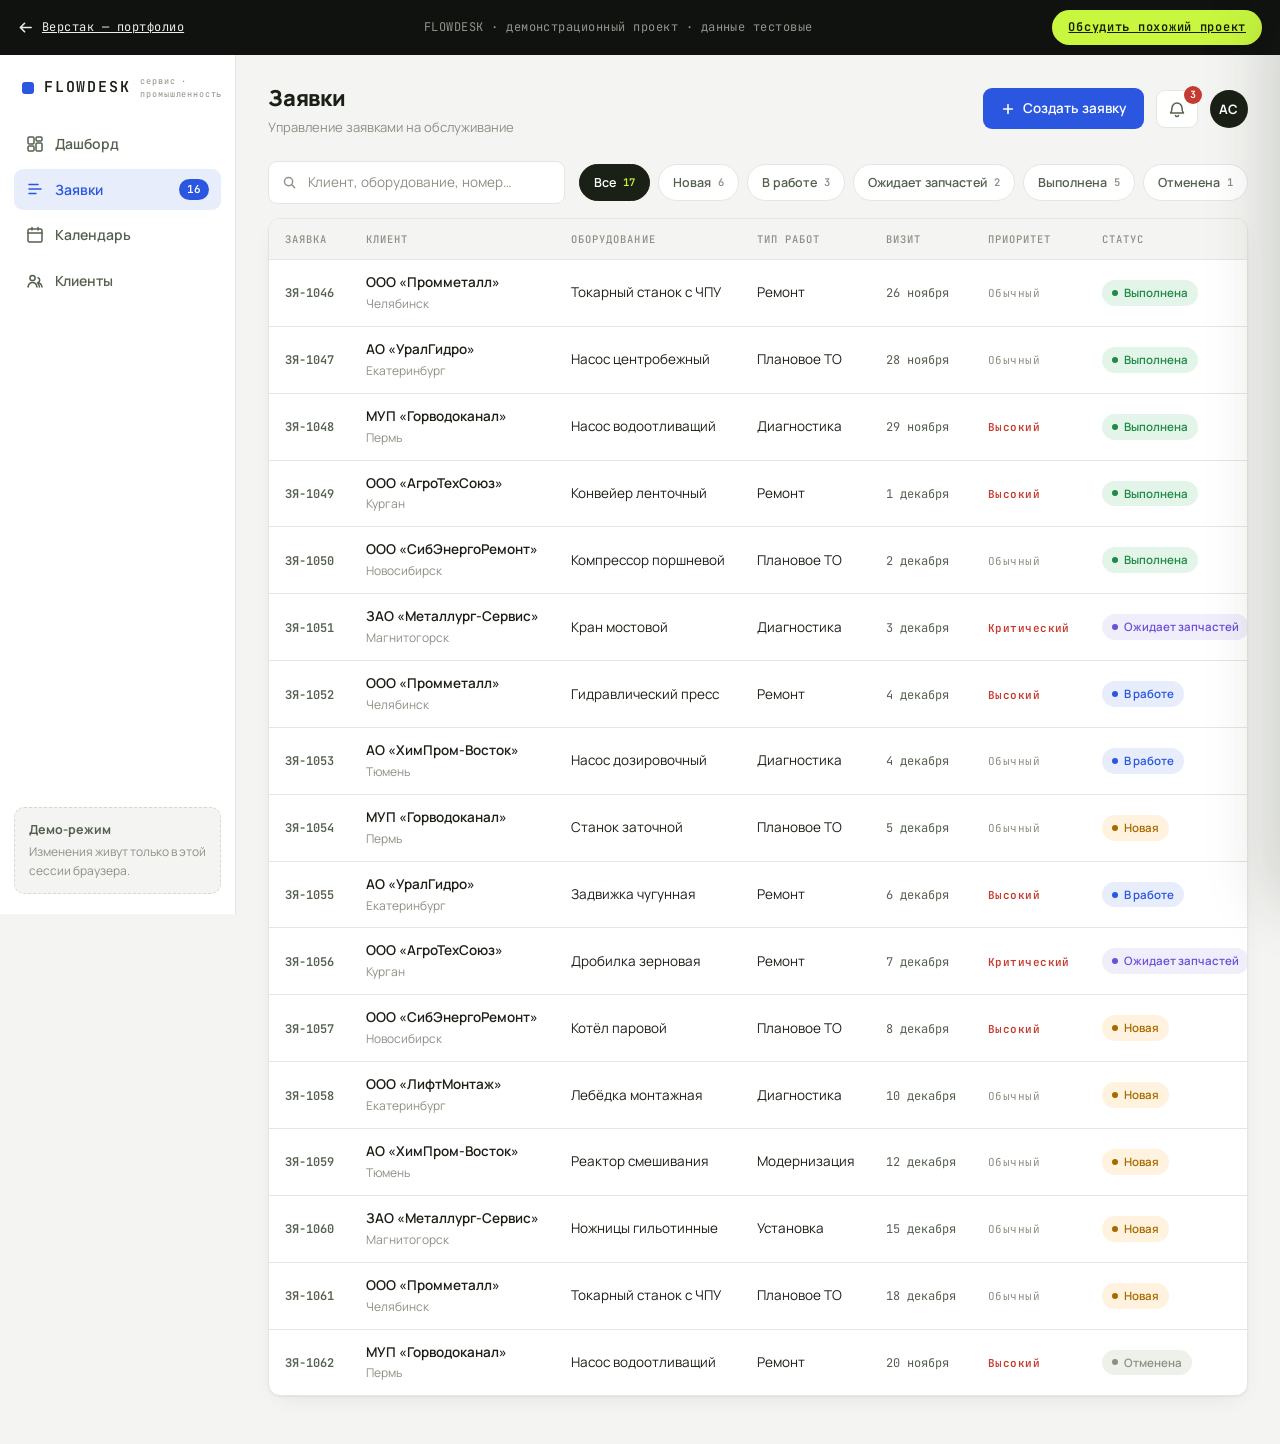
<file: projects/flowdesk.html>
<!DOCTYPE html>
<html lang="ru">
<head>
  <meta charset="UTF-8">
  <meta name="viewport" content="width=device-width, initial-scale=1.0">
  <title>FLOWDESK — демо системы управления заявками | Верстак</title>
  <meta name="description" content="Интерактивная демонстрация FLOWDESK: система управления заявками и записями для обслуживания промышленного оборудования. Концептуальный проект студии «Верстак».">
  <meta name="robots" content="noindex">
  <link rel="icon" type="image/svg+xml" href="../assets/favicon.svg">
  <link rel="stylesheet" href="../css/fonts.css">
  <link rel="stylesheet" href="../css/flowdesk.css">
</head>
<body>
  <!-- Верхняя полоса возврата в портфолио -->
  <div class="backbar">
    <a class="bb-left" href="../index.html" data-wipe="1">
      <svg viewBox="0 0 16 16" fill="none" aria-hidden="true"><path d="M14 8H3M7 3.5 2.5 8 7 12.5" stroke="currentColor" stroke-width="1.7" stroke-linecap="round" stroke-linejoin="round"/></svg>
      Верстак — портфолио
    </a>
    <span class="bb-center">FLOWDESK · демонстрационный проект · данные тестовые</span>
    <a class="btn-lime" href="../index.html?project=flowdesk#contacts" data-wipe="1">Обсудить похожий проект</a>
  </div>

  <div class="app">
    <!-- Боковая панель -->
    <aside class="sidebar">
      <div class="sb-logo">
        <span class="sb-logo-mark"></span>
        FLOWDESK
        <span class="sb-logo-sub">сервис · промышленность</span>
      </div>
      <nav class="sb-nav" aria-label="Разделы системы">
        <button class="sb-item" data-view="dashboard">
          <svg viewBox="0 0 18 18" fill="none" aria-hidden="true"><rect x="2" y="2" width="6" height="7" rx="1.2" stroke-width="1.5"/><rect x="10" y="2" width="6" height="4" rx="1.2" stroke-width="1.5"/><rect x="10" y="8" width="6" height="8" rx="1.2" stroke-width="1.5"/><rect x="2" y="11" width="6" height="5" rx="1.2" stroke-width="1.5"/></svg>
          Дашборд
        </button>
        <button class="sb-item is-active" data-view="requests">
          <svg viewBox="0 0 18 18" fill="none" aria-hidden="true"><path d="M3 4.5h9M3 9h12M3 13.5h7" stroke-width="1.5" stroke-linecap="round"/></svg>
          Заявки
          <span class="sb-badge" id="sbReqCount">0</span>
        </button>
        <button class="sb-item" data-view="calendar">
          <svg viewBox="0 0 18 18" fill="none" aria-hidden="true"><rect x="2" y="3" width="14" height="13" rx="1.5" stroke-width="1.5"/><path d="M2 7h14M6 1.5V4M12 1.5V4" stroke-width="1.5" stroke-linecap="round"/></svg>
          Календарь
        </button>
        <button class="sb-item" data-view="clients">
          <svg viewBox="0 0 18 18" fill="none" aria-hidden="true"><circle cx="6.5" cy="6" r="2.6" stroke-width="1.5"/><path d="M2 15c.6-3 2.4-4.4 4.5-4.4S10.4 12 11 15" stroke-width="1.5" stroke-linecap="round"/><path d="M12 5.8a2.4 2.4 0 0 1 0 4.6M13.4 14.9c-.2-1.6-.8-2.9-1.7-3.7 1.9-.5 3.6.6 4.3 3.7" stroke-width="1.5" stroke-linecap="round"/></svg>
          Клиенты
        </button>
      </nav>
      <div class="sb-foot">
        <div class="sb-demo-card">
          <b>Демо-режим</b>
          <span>Изменения живут только в этой сессии браузера.</span>
        </div>
      </div>
    </aside>

    <!-- Основная область -->
    <div class="main">
      <header class="topbar">
        <div class="tb-titles">
          <h1 id="viewTitle">Заявки</h1>
          <p id="viewSub">Управление заявками на обслуживание</p>
        </div>
        <div class="tb-actions">
          <button class="tb-btn" id="btnCreate">
            <svg viewBox="0 0 16 16" fill="none" aria-hidden="true"><path d="M8 3v10M3 8h10" stroke="currentColor" stroke-width="1.8" stroke-linecap="round"/></svg>
            Создать заявку
          </button>
          <div class="notif-wrap">
            <button class="tb-btn tb-icon" id="btnNotif" aria-label="Уведомления">
              <svg viewBox="0 0 18 18" fill="none" stroke="currentColor" aria-hidden="true"><path d="M4 8a5 5 0 0 1 10 0c0 3 .8 4.2 1.5 5h-13C3.2 12.2 4 11 4 8Z" stroke-width="1.5" stroke-linejoin="round"/><path d="M7.5 15.5a1.6 1.6 0 0 0 3 0" stroke-width="1.5" stroke-linecap="round"/></svg>
              <span class="notif-badge" id="notifBadge">3</span>
            </button>
            <div class="notif-panel" id="notifPanel" hidden>
              <div class="np-head">
                <b>Уведомления</b>
                <button id="notifReadAll">Прочитать все</button>
              </div>
              <div class="np-list" id="notifList"></div>
            </div>
          </div>
          <div class="avatar" title="Александр Соколов — сервисный инженер">АС</div>
        </div>
      </header>

      <!-- ===== ДАШБОРД ===== -->
      <section class="view" id="view-dashboard" hidden>
        <div class="kpi-grid" id="kpiGrid"></div>
        <div class="dash-row">
          <div class="card card-grow">
            <div class="card-head">
              <h2>Визиты по дням</h2>
              <span class="card-hint">ближайшие 14 дней</span>
            </div>
            <div class="bar-chart" id="dashChart"></div>
          </div>
          <div class="card card-sm">
            <div class="card-head"><h2>По статусам</h2></div>
            <div class="stack-bar" id="dashStack"></div>
            <div class="legend" id="dashLegend"></div>
          </div>
        </div>
        <div class="dash-row">
          <div class="card">
            <div class="card-head">
              <h2>Ближайшие визиты</h2>
              <button class="card-link" data-goto="calendar">Открыть календарь →</button>
            </div>
            <ul class="mini-list" id="dashVisits"></ul>
          </div>
          <div class="card">
            <div class="card-head">
              <h2>Последние заявки</h2>
              <button class="card-link" data-goto="requests">Все заявки →</button>
            </div>
            <ul class="mini-list" id="dashLatest"></ul>
          </div>
        </div>
      </section>

      <!-- ===== ЗАЯВКИ ===== -->
      <section class="view" id="view-requests" hidden>
        <div class="toolbar">
          <label class="search-box">
            <svg viewBox="0 0 16 16" fill="none" aria-hidden="true"><circle cx="7" cy="7" r="4.4" stroke="currentColor" stroke-width="1.5"/><path d="m10.5 10.5 3 3" stroke="currentColor" stroke-width="1.5" stroke-linecap="round"/></svg>
            <input type="search" id="reqSearch" placeholder="Клиент, оборудование, номер…" aria-label="Поиск по заявкам">
          </label>
          <div class="chips" id="statusChips"></div>
        </div>
        <div class="table-card">
          <div class="table-scroll">
            <table class="req-table" id="reqTable">
              <thead>
                <tr><th>Заявка</th><th>Клиент</th><th>Оборудование</th><th>Тип работ</th><th>Визит</th><th>Приоритет</th><th>Статус</th><th></th></tr>
              </thead>
              <tbody id="reqBody"></tbody>
            </table>
          </div>
          <div class="table-empty" id="reqEmpty" hidden>
            <b>Ничего не найдено</b>
            <span>Измените фильтры или поисковый запрос</span>
          </div>
        </div>
      </section>

      <!-- ===== КАЛЕНДАРЬ ===== -->
      <section class="view" id="view-calendar" hidden>
        <div class="cal-head">
          <div class="cal-nav">
            <button class="cal-btn" id="calPrev" aria-label="Предыдущий месяц">←</button>
            <b id="calTitle">Ноябрь 2026</b>
            <button class="cal-btn" id="calNext" aria-label="Следующий месяц">→</button>
            <button class="cal-btn cal-today" id="calToday">Сегодня</button>
          </div>
          <div class="cal-legend">
            <span><i class="lg lg-new"></i>Новая</span>
            <span><i class="lg lg-work"></i>В работе</span>
            <span><i class="lg lg-wait"></i>Запчасти</span>
            <span><i class="lg lg-done"></i>Выполнена</span>
          </div>
        </div>
        <div class="cal-grid-wrap card">
          <div class="cal-week">
            <span>Пн</span><span>Вт</span><span>Ср</span><span>Чт</span><span>Пт</span><span>Сб</span><span>Вс</span>
          </div>
          <div class="cal-grid" id="calGrid"></div>
        </div>
      </section>

      <!-- ===== КЛИЕНТЫ ===== -->
      <section class="view" id="view-clients" hidden>
        <div class="clients-grid" id="clientsGrid"></div>
      </section>
    </div>
  </div>

  <!-- Затемнение -->
  <div class="scrim" id="scrim" hidden></div>

  <!-- Выдвижная карточка -->
  <aside class="drawer" id="drawer" aria-hidden="true">
    <div class="drawer-head">
      <b id="drawerTitle">Карточка</b>
      <button class="drawer-close" id="drawerClose" aria-label="Закрыть">✕</button>
    </div>
    <div class="drawer-body" id="drawerBody"></div>
  </aside>

  <!-- Модальное окно создания/редактирования -->
  <div class="modal-wrap" id="reqModal" hidden>
    <div class="modal" role="dialog" aria-modal="true" aria-labelledby="modalTitle">
      <div class="modal-head">
        <b id="modalTitle">Новая заявка</b>
        <button class="drawer-close" id="modalClose" aria-label="Закрыть">✕</button>
      </div>
      <form class="modal-form" id="reqForm">
        <div class="mf-row">
          <label>Клиент
            <select name="client" id="mfClient" required></select>
          </label>
          <label>Тип работ
            <select name="workType" id="mfWork">
              <option>Диагностика</option>
              <option>Плановое ТО</option>
              <option>Ремонт</option>
              <option>Модернизация</option>
              <option>Установка</option>
            </select>
          </label>
        </div>
        <div class="mf-row">
          <label>Оборудование
            <input name="equipment" id="mfEquipment" type="text" placeholder="Например: насос центробежный" required>
          </label>
          <label>Модель / заводской №
            <input name="model" id="mfModel" type="text" placeholder="Например: К-290/18-01">
          </label>
        </div>
        <div class="mf-row">
          <label>Дата визита
            <input name="visit" id="mfVisit" type="date" required>
          </label>
          <label>Приоритет
            <select name="priority" id="mfPriority">
              <option>Обычный</option>
              <option>Высокий</option>
              <option>Критический</option>
            </select>
          </label>
        </div>
        <label>Описание задачи
          <textarea name="description" id="mfDesc" rows="3" placeholder="Что случилось и что нужно сделать"></textarea>
        </label>
        <div class="modal-actions">
          <button type="button" class="btn-soft" id="modalCancel">Отмена</button>
          <button type="submit" class="btn-blue" id="modalSave">Сохранить заявку</button>
        </div>
      </form>
    </div>
  </div>

  <!-- Тосты -->
  <div class="toasts" id="toasts" aria-live="polite"></div>

  <script src="../js/config.js"></script>
  <script src="../js/flowdesk.js" defer></script>
</body>
</html>
</file>
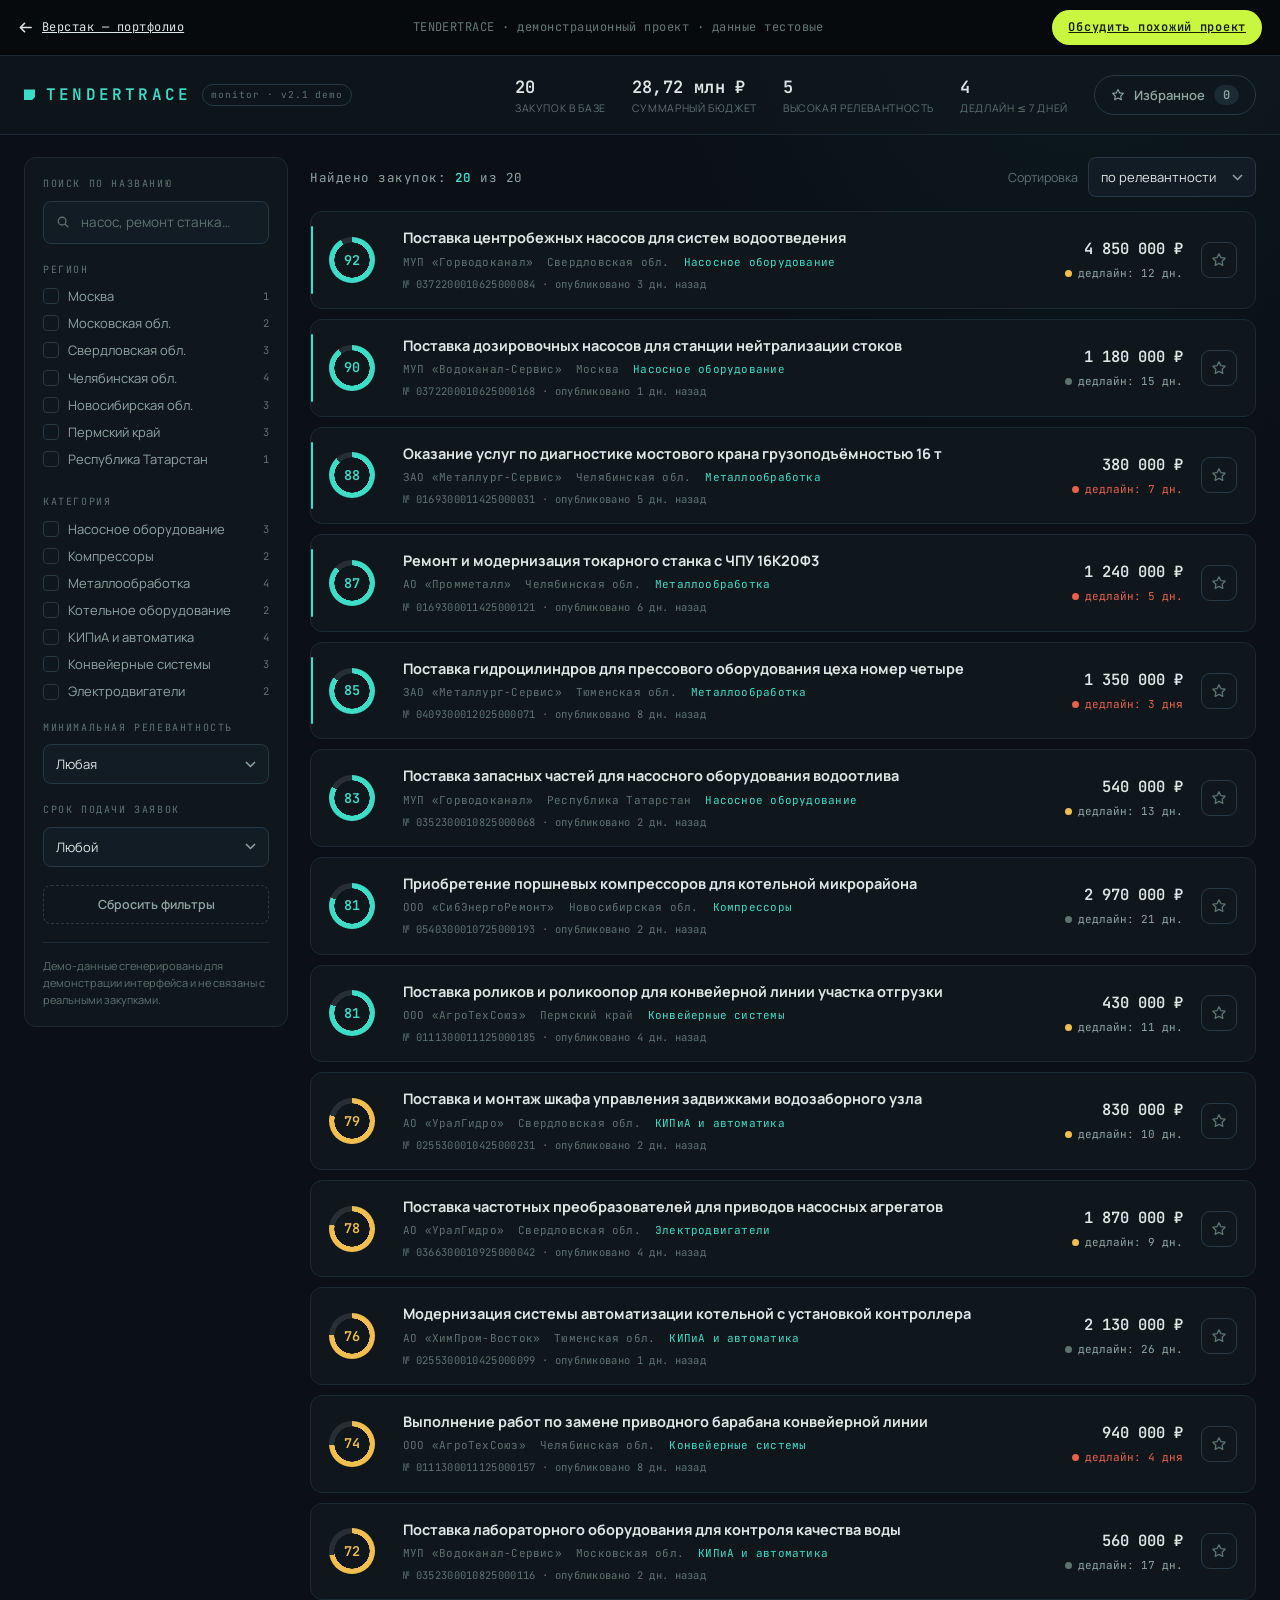
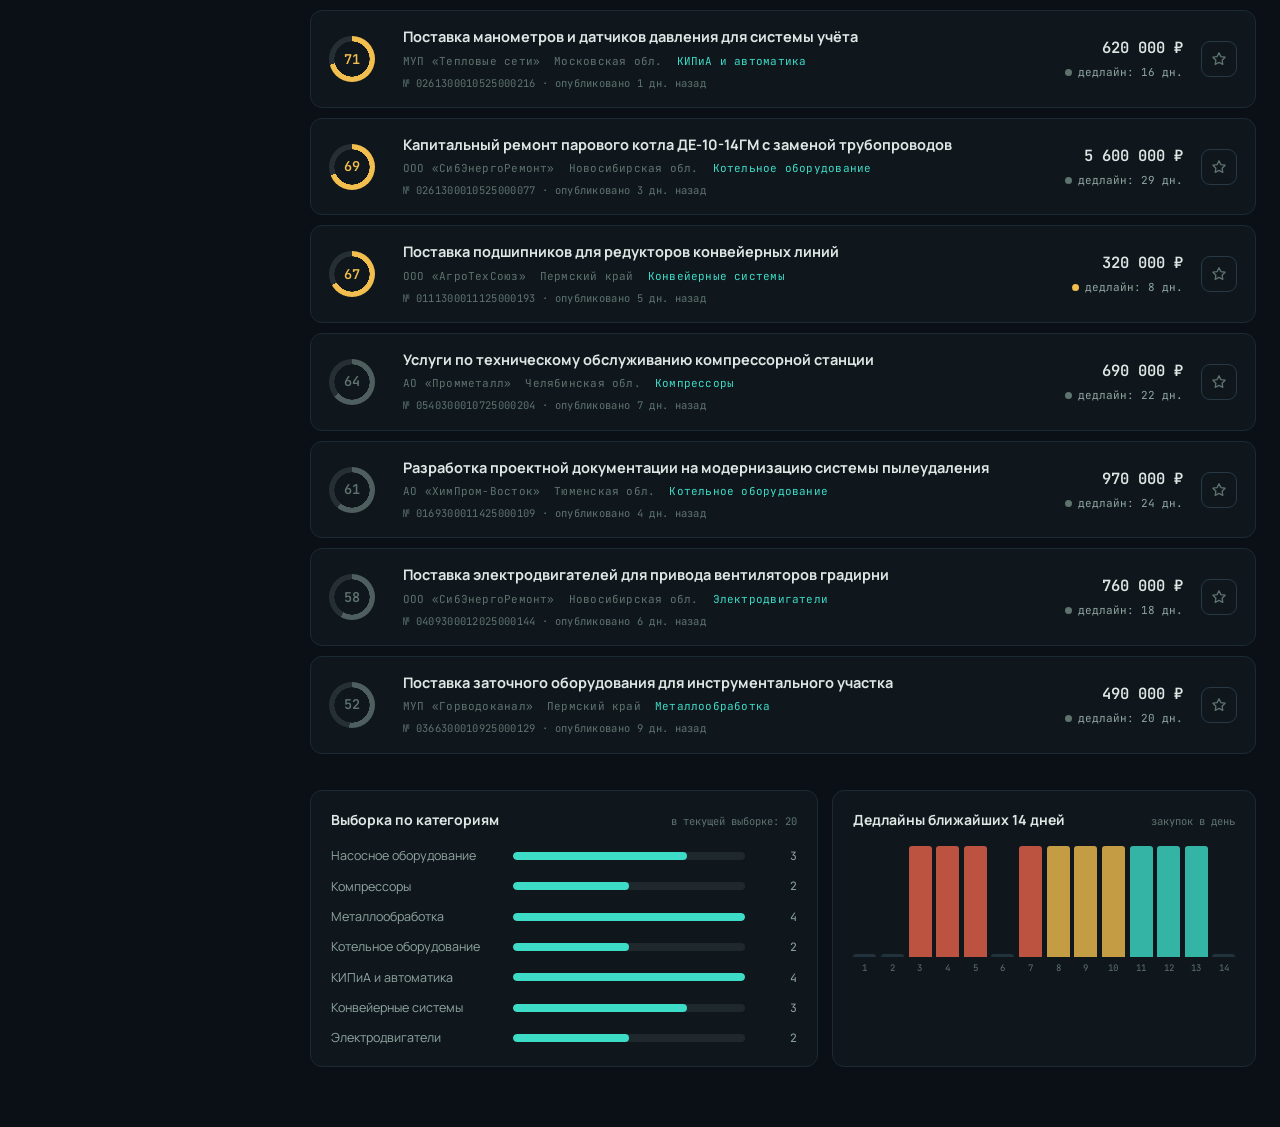
<file: projects/tendertrace.html>
<!DOCTYPE html>
<html lang="ru">
<head>
  <meta charset="UTF-8">
  <meta name="viewport" content="width=device-width, initial-scale=1.0">
  <title>TENDERTRACE — демо мониторинга закупок | Верстак</title>
  <meta name="description" content="Интерактивная демонстрация TENDERTRACE: система мониторинга закупок для поставщиков промышленного оборудования. Концептуальный проект студии «Верстак».">
  <meta name="robots" content="noindex">
  <link rel="icon" type="image/svg+xml" href="../assets/favicon.svg">
  <link rel="stylesheet" href="../css/fonts.css">
  <link rel="stylesheet" href="../css/tendertrace.css">
</head>
<body>
  <div class="backbar">
    <a class="bb-left" href="../index.html" data-wipe="1">
      <svg viewBox="0 0 16 16" fill="none" aria-hidden="true"><path d="M14 8H3M7 3.5 2.5 8 7 12.5" stroke="currentColor" stroke-width="1.7" stroke-linecap="round" stroke-linejoin="round"/></svg>
      Верстак — портфолио
    </a>
    <span class="bb-center">TENDERTRACE · демонстрационный проект · данные тестовые</span>
    <a class="btn-lime" href="../index.html?project=tendertrace#contacts" data-wipe="1">Обсудить похожий проект</a>
  </div>

  <!-- Шапка продукта -->
  <header class="tt-head">
    <div class="tt-brand">
      <span class="tt-mark"></span>
      TENDERTRACE
      <span class="tt-version">monitor · v2.1 demo</span>
    </div>
    <div class="tt-stats" id="ttStats">
      <span class="tt-stat"><b id="statTotal">—</b><small>закупок в базе</small></span>
      <span class="tt-stat"><b id="statBudget">—</b><small>суммарный бюджет</small></span>
      <span class="tt-stat"><b id="statHot">—</b><small>высокая релевантность</small></span>
      <span class="tt-stat"><b id="statSoon">—</b><small>дедлайн ≤ 7 дней</small></span>
    </div>
    <button class="tt-fav-btn" id="favToggle">
      <svg viewBox="0 0 16 16" fill="none" aria-hidden="true"><path d="M8 1.8 9.9 5.6l4.2.6-3 3 .7 4.2L8 11.4l-3.8 2 .7-4.2-3-3 4.2-.6L8 1.8Z" stroke="currentColor" stroke-width="1.3" stroke-linejoin="round"/></svg>
      Избранное
      <b id="favCount">0</b>
    </button>
  </header>

  <div class="tt-layout">
    <!-- Фильтры -->
    <aside class="tt-filters" id="filtersPanel">
      <div class="tf-block">
        <label class="tf-label" for="ttSearch">Поиск по названию</label>
        <div class="tt-search">
          <svg viewBox="0 0 16 16" fill="none" aria-hidden="true"><circle cx="7" cy="7" r="4.4" stroke="currentColor" stroke-width="1.5"/><path d="m10.5 10.5 3 3" stroke="currentColor" stroke-width="1.5" stroke-linecap="round"/></svg>
          <input type="search" id="ttSearch" placeholder="насос, ремонт станка…" autocomplete="off">
        </div>
      </div>

      <div class="tf-block">
        <span class="tf-label">Регион</span>
        <div class="tf-checks" id="regionChecks"></div>
      </div>

      <div class="tf-block">
        <span class="tf-label">Категория</span>
        <div class="tf-checks" id="catChecks"></div>
      </div>

      <div class="tf-block">
        <label class="tf-label" for="scoreMin">Минимальная релевантность</label>
        <select id="scoreMin" class="tf-select">
          <option value="0">Любая</option>
          <option value="60">от 60</option>
          <option value="75">от 75</option>
          <option value="85">от 85 — только лучшие</option>
        </select>
      </div>

      <div class="tf-block">
        <label class="tf-label" for="deadlineMax">Срок подачи заявок</label>
        <select id="deadlineMax" class="tf-select">
          <option value="3650">Любой</option>
          <option value="7">осталось ≤ 7 дней</option>
          <option value="14">осталось ≤ 14 дней</option>
          <option value="30">осталось ≤ 30 дней</option>
        </select>
      </div>

      <button class="tf-reset" id="resetFilters">Сбросить фильтры</button>

      <div class="tf-demo">
        Демо-данные сгенерированы для демонстрации интерфейса и не связаны с реальными закупками.
      </div>
    </aside>

    <!-- Лента -->
    <main class="tt-main">
      <div class="tt-toolbar">
        <span class="tt-found" id="foundCount">—</span>
        <div class="tt-toolbar-right">
          <label class="tt-sort">
            Сортировка
            <select id="sortSel" class="tf-select tf-select-inline">
              <option value="score">по релевантности</option>
              <option value="budget">по бюджету ↓</option>
              <option value="deadline">по дедлайну</option>
              <option value="new">по дате публикации</option>
            </select>
          </label>
        </div>
      </div>

      <div class="tt-feed" id="feed"></div>
      <div class="tt-empty" id="feedEmpty" hidden>
        <b>Под фильтры ничего не подошло</b>
        <span>Попробуйте смягчить условия — например, расширить регион или снизить порог релевантности</span>
        <button class="tf-reset tf-reset-center" id="resetFilters2">Сбросить фильтры</button>
      </div>

      <!-- Аналитика выборки -->
      <section class="tt-analytics">
        <div class="tta-card">
          <div class="tta-head"><b>Выборка по категориям</b><span id="ttaCatHint"></span></div>
          <div class="tta-cat-bars" id="catBars"></div>
        </div>
        <div class="tta-card">
          <div class="tta-head"><b>Дедлайны ближайших 14 дней</b><span>закупок в день</span></div>
          <div class="tta-deadline-bars" id="dlBars"></div>
        </div>
      </section>
    </main>
  </div>

  <!-- Детальная карточка закупки -->
  <div class="scrim" id="scrim" hidden></div>
  <aside class="tt-drawer" id="drawer" aria-hidden="true">
    <div class="td-head">
      <span class="td-tag">Карточка закупки</span>
      <button class="td-close" id="drawerClose" aria-label="Закрыть">✕</button>
    </div>
    <div class="td-body" id="drawerBody"></div>
  </aside>

  <div class="toasts" id="toasts" aria-live="polite"></div>

  <script src="../js/config.js"></script>
  <script src="../js/tendertrace.js" defer></script>
</body>
</html>
</file>
<file: css/fonts.css>
/* Локальные шрифты: Unbounded, Manrope, JetBrains Mono (SIL OFL) */
@font-face {
  font-family: 'JetBrains Mono';
  font-style: normal;
  font-weight: 400;
  font-display: swap;
  src: url('../assets/fonts/jetbrainsmono-400-cyrillic-ext.woff2') format('woff2');
  unicode-range: U+0460-052F, U+1C80-1C8A, U+20B4, U+2DE0-2DFF, U+A640-A69F, U+FE2E-FE2F;
}

@font-face {
  font-family: 'JetBrains Mono';
  font-style: normal;
  font-weight: 400;
  font-display: swap;
  src: url('../assets/fonts/jetbrainsmono-400-cyrillic.woff2') format('woff2');
  unicode-range: U+0301, U+0400-045F, U+0490-0491, U+04B0-04B1, U+2116;
}

@font-face {
  font-family: 'JetBrains Mono';
  font-style: normal;
  font-weight: 400;
  font-display: swap;
  src: url('../assets/fonts/jetbrainsmono-400-greek.woff2') format('woff2');
  unicode-range: U+0370-0377, U+037A-037F, U+0384-038A, U+038C, U+038E-03A1, U+03A3-03FF;
}

@font-face {
  font-family: 'JetBrains Mono';
  font-style: normal;
  font-weight: 400;
  font-display: swap;
  src: url('../assets/fonts/jetbrainsmono-400-vietnamese.woff2') format('woff2');
  unicode-range: U+0102-0103, U+0110-0111, U+0128-0129, U+0168-0169, U+01A0-01A1, U+01AF-01B0, U+0300-0301, U+0303-0304, U+0308-0309, U+0323, U+0329, U+1EA0-1EF9, U+20AB;
}

@font-face {
  font-family: 'JetBrains Mono';
  font-style: normal;
  font-weight: 400;
  font-display: swap;
  src: url('../assets/fonts/jetbrainsmono-400-latin-ext.woff2') format('woff2');
  unicode-range: U+0100-02BA, U+02BD-02C5, U+02C7-02CC, U+02CE-02D7, U+02DD-02FF, U+0304, U+0308, U+0329, U+1D00-1DBF, U+1E00-1E9F, U+1EF2-1EFF, U+2020, U+20A0-20AB, U+20AD-20C4, U+2113, U+2C60-2C7F, U+A720-A7FF;
}

@font-face {
  font-family: 'JetBrains Mono';
  font-style: normal;
  font-weight: 400;
  font-display: swap;
  src: url('../assets/fonts/jetbrainsmono-400-latin.woff2') format('woff2');
  unicode-range: U+0000-00FF, U+0131, U+0152-0153, U+02BB-02BC, U+02C6, U+02DA, U+02DC, U+0304, U+0308, U+0329, U+2000-206F, U+20AC, U+2122, U+2191, U+2193, U+2212, U+2215, U+FEFF, U+FFFD;
}

@font-face {
  font-family: 'JetBrains Mono';
  font-style: normal;
  font-weight: 500;
  font-display: swap;
  src: url('../assets/fonts/jetbrainsmono-500-cyrillic-ext.woff2') format('woff2');
  unicode-range: U+0460-052F, U+1C80-1C8A, U+20B4, U+2DE0-2DFF, U+A640-A69F, U+FE2E-FE2F;
}

@font-face {
  font-family: 'JetBrains Mono';
  font-style: normal;
  font-weight: 500;
  font-display: swap;
  src: url('../assets/fonts/jetbrainsmono-500-cyrillic.woff2') format('woff2');
  unicode-range: U+0301, U+0400-045F, U+0490-0491, U+04B0-04B1, U+2116;
}

@font-face {
  font-family: 'JetBrains Mono';
  font-style: normal;
  font-weight: 500;
  font-display: swap;
  src: url('../assets/fonts/jetbrainsmono-500-greek.woff2') format('woff2');
  unicode-range: U+0370-0377, U+037A-037F, U+0384-038A, U+038C, U+038E-03A1, U+03A3-03FF;
}

@font-face {
  font-family: 'JetBrains Mono';
  font-style: normal;
  font-weight: 500;
  font-display: swap;
  src: url('../assets/fonts/jetbrainsmono-500-vietnamese.woff2') format('woff2');
  unicode-range: U+0102-0103, U+0110-0111, U+0128-0129, U+0168-0169, U+01A0-01A1, U+01AF-01B0, U+0300-0301, U+0303-0304, U+0308-0309, U+0323, U+0329, U+1EA0-1EF9, U+20AB;
}

@font-face {
  font-family: 'JetBrains Mono';
  font-style: normal;
  font-weight: 500;
  font-display: swap;
  src: url('../assets/fonts/jetbrainsmono-500-latin-ext.woff2') format('woff2');
  unicode-range: U+0100-02BA, U+02BD-02C5, U+02C7-02CC, U+02CE-02D7, U+02DD-02FF, U+0304, U+0308, U+0329, U+1D00-1DBF, U+1E00-1E9F, U+1EF2-1EFF, U+2020, U+20A0-20AB, U+20AD-20C4, U+2113, U+2C60-2C7F, U+A720-A7FF;
}

@font-face {
  font-family: 'JetBrains Mono';
  font-style: normal;
  font-weight: 500;
  font-display: swap;
  src: url('../assets/fonts/jetbrainsmono-500-latin.woff2') format('woff2');
  unicode-range: U+0000-00FF, U+0131, U+0152-0153, U+02BB-02BC, U+02C6, U+02DA, U+02DC, U+0304, U+0308, U+0329, U+2000-206F, U+20AC, U+2122, U+2191, U+2193, U+2212, U+2215, U+FEFF, U+FFFD;
}

@font-face {
  font-family: 'JetBrains Mono';
  font-style: normal;
  font-weight: 600;
  font-display: swap;
  src: url('../assets/fonts/jetbrainsmono-600-cyrillic-ext.woff2') format('woff2');
  unicode-range: U+0460-052F, U+1C80-1C8A, U+20B4, U+2DE0-2DFF, U+A640-A69F, U+FE2E-FE2F;
}

@font-face {
  font-family: 'JetBrains Mono';
  font-style: normal;
  font-weight: 600;
  font-display: swap;
  src: url('../assets/fonts/jetbrainsmono-600-cyrillic.woff2') format('woff2');
  unicode-range: U+0301, U+0400-045F, U+0490-0491, U+04B0-04B1, U+2116;
}

@font-face {
  font-family: 'JetBrains Mono';
  font-style: normal;
  font-weight: 600;
  font-display: swap;
  src: url('../assets/fonts/jetbrainsmono-600-greek.woff2') format('woff2');
  unicode-range: U+0370-0377, U+037A-037F, U+0384-038A, U+038C, U+038E-03A1, U+03A3-03FF;
}

@font-face {
  font-family: 'JetBrains Mono';
  font-style: normal;
  font-weight: 600;
  font-display: swap;
  src: url('../assets/fonts/jetbrainsmono-600-vietnamese.woff2') format('woff2');
  unicode-range: U+0102-0103, U+0110-0111, U+0128-0129, U+0168-0169, U+01A0-01A1, U+01AF-01B0, U+0300-0301, U+0303-0304, U+0308-0309, U+0323, U+0329, U+1EA0-1EF9, U+20AB;
}

@font-face {
  font-family: 'JetBrains Mono';
  font-style: normal;
  font-weight: 600;
  font-display: swap;
  src: url('../assets/fonts/jetbrainsmono-600-latin-ext.woff2') format('woff2');
  unicode-range: U+0100-02BA, U+02BD-02C5, U+02C7-02CC, U+02CE-02D7, U+02DD-02FF, U+0304, U+0308, U+0329, U+1D00-1DBF, U+1E00-1E9F, U+1EF2-1EFF, U+2020, U+20A0-20AB, U+20AD-20C4, U+2113, U+2C60-2C7F, U+A720-A7FF;
}

@font-face {
  font-family: 'JetBrains Mono';
  font-style: normal;
  font-weight: 600;
  font-display: swap;
  src: url('../assets/fonts/jetbrainsmono-600-latin.woff2') format('woff2');
  unicode-range: U+0000-00FF, U+0131, U+0152-0153, U+02BB-02BC, U+02C6, U+02DA, U+02DC, U+0304, U+0308, U+0329, U+2000-206F, U+20AC, U+2122, U+2191, U+2193, U+2212, U+2215, U+FEFF, U+FFFD;
}

@font-face {
  font-family: 'Manrope';
  font-style: normal;
  font-weight: 400;
  font-display: swap;
  src: url('../assets/fonts/manrope-400-cyrillic-ext.woff2') format('woff2');
  unicode-range: U+0460-052F, U+1C80-1C8A, U+20B4, U+2DE0-2DFF, U+A640-A69F, U+FE2E-FE2F;
}

@font-face {
  font-family: 'Manrope';
  font-style: normal;
  font-weight: 400;
  font-display: swap;
  src: url('../assets/fonts/manrope-400-cyrillic.woff2') format('woff2');
  unicode-range: U+0301, U+0400-045F, U+0490-0491, U+04B0-04B1, U+2116;
}

@font-face {
  font-family: 'Manrope';
  font-style: normal;
  font-weight: 400;
  font-display: swap;
  src: url('../assets/fonts/manrope-400-greek.woff2') format('woff2');
  unicode-range: U+0370-0377, U+037A-037F, U+0384-038A, U+038C, U+038E-03A1, U+03A3-03FF;
}

@font-face {
  font-family: 'Manrope';
  font-style: normal;
  font-weight: 400;
  font-display: swap;
  src: url('../assets/fonts/manrope-400-vietnamese.woff2') format('woff2');
  unicode-range: U+0102-0103, U+0110-0111, U+0128-0129, U+0168-0169, U+01A0-01A1, U+01AF-01B0, U+0300-0301, U+0303-0304, U+0308-0309, U+0323, U+0329, U+1EA0-1EF9, U+20AB;
}

@font-face {
  font-family: 'Manrope';
  font-style: normal;
  font-weight: 400;
  font-display: swap;
  src: url('../assets/fonts/manrope-400-latin-ext.woff2') format('woff2');
  unicode-range: U+0100-02BA, U+02BD-02C5, U+02C7-02CC, U+02CE-02D7, U+02DD-02FF, U+0304, U+0308, U+0329, U+1D00-1DBF, U+1E00-1E9F, U+1EF2-1EFF, U+2020, U+20A0-20AB, U+20AD-20C4, U+2113, U+2C60-2C7F, U+A720-A7FF;
}

@font-face {
  font-family: 'Manrope';
  font-style: normal;
  font-weight: 400;
  font-display: swap;
  src: url('../assets/fonts/manrope-400-latin.woff2') format('woff2');
  unicode-range: U+0000-00FF, U+0131, U+0152-0153, U+02BB-02BC, U+02C6, U+02DA, U+02DC, U+0304, U+0308, U+0329, U+2000-206F, U+20AC, U+2122, U+2191, U+2193, U+2212, U+2215, U+FEFF, U+FFFD;
}

@font-face {
  font-family: 'Manrope';
  font-style: normal;
  font-weight: 500;
  font-display: swap;
  src: url('../assets/fonts/manrope-500-cyrillic-ext.woff2') format('woff2');
  unicode-range: U+0460-052F, U+1C80-1C8A, U+20B4, U+2DE0-2DFF, U+A640-A69F, U+FE2E-FE2F;
}

@font-face {
  font-family: 'Manrope';
  font-style: normal;
  font-weight: 500;
  font-display: swap;
  src: url('../assets/fonts/manrope-500-cyrillic.woff2') format('woff2');
  unicode-range: U+0301, U+0400-045F, U+0490-0491, U+04B0-04B1, U+2116;
}

@font-face {
  font-family: 'Manrope';
  font-style: normal;
  font-weight: 500;
  font-display: swap;
  src: url('../assets/fonts/manrope-500-greek.woff2') format('woff2');
  unicode-range: U+0370-0377, U+037A-037F, U+0384-038A, U+038C, U+038E-03A1, U+03A3-03FF;
}

@font-face {
  font-family: 'Manrope';
  font-style: normal;
  font-weight: 500;
  font-display: swap;
  src: url('../assets/fonts/manrope-500-vietnamese.woff2') format('woff2');
  unicode-range: U+0102-0103, U+0110-0111, U+0128-0129, U+0168-0169, U+01A0-01A1, U+01AF-01B0, U+0300-0301, U+0303-0304, U+0308-0309, U+0323, U+0329, U+1EA0-1EF9, U+20AB;
}

@font-face {
  font-family: 'Manrope';
  font-style: normal;
  font-weight: 500;
  font-display: swap;
  src: url('../assets/fonts/manrope-500-latin-ext.woff2') format('woff2');
  unicode-range: U+0100-02BA, U+02BD-02C5, U+02C7-02CC, U+02CE-02D7, U+02DD-02FF, U+0304, U+0308, U+0329, U+1D00-1DBF, U+1E00-1E9F, U+1EF2-1EFF, U+2020, U+20A0-20AB, U+20AD-20C4, U+2113, U+2C60-2C7F, U+A720-A7FF;
}

@font-face {
  font-family: 'Manrope';
  font-style: normal;
  font-weight: 500;
  font-display: swap;
  src: url('../assets/fonts/manrope-500-latin.woff2') format('woff2');
  unicode-range: U+0000-00FF, U+0131, U+0152-0153, U+02BB-02BC, U+02C6, U+02DA, U+02DC, U+0304, U+0308, U+0329, U+2000-206F, U+20AC, U+2122, U+2191, U+2193, U+2212, U+2215, U+FEFF, U+FFFD;
}

@font-face {
  font-family: 'Manrope';
  font-style: normal;
  font-weight: 600;
  font-display: swap;
  src: url('../assets/fonts/manrope-600-cyrillic-ext.woff2') format('woff2');
  unicode-range: U+0460-052F, U+1C80-1C8A, U+20B4, U+2DE0-2DFF, U+A640-A69F, U+FE2E-FE2F;
}

@font-face {
  font-family: 'Manrope';
  font-style: normal;
  font-weight: 600;
  font-display: swap;
  src: url('../assets/fonts/manrope-600-cyrillic.woff2') format('woff2');
  unicode-range: U+0301, U+0400-045F, U+0490-0491, U+04B0-04B1, U+2116;
}

@font-face {
  font-family: 'Manrope';
  font-style: normal;
  font-weight: 600;
  font-display: swap;
  src: url('../assets/fonts/manrope-600-greek.woff2') format('woff2');
  unicode-range: U+0370-0377, U+037A-037F, U+0384-038A, U+038C, U+038E-03A1, U+03A3-03FF;
}

@font-face {
  font-family: 'Manrope';
  font-style: normal;
  font-weight: 600;
  font-display: swap;
  src: url('../assets/fonts/manrope-600-vietnamese.woff2') format('woff2');
  unicode-range: U+0102-0103, U+0110-0111, U+0128-0129, U+0168-0169, U+01A0-01A1, U+01AF-01B0, U+0300-0301, U+0303-0304, U+0308-0309, U+0323, U+0329, U+1EA0-1EF9, U+20AB;
}

@font-face {
  font-family: 'Manrope';
  font-style: normal;
  font-weight: 600;
  font-display: swap;
  src: url('../assets/fonts/manrope-600-latin-ext.woff2') format('woff2');
  unicode-range: U+0100-02BA, U+02BD-02C5, U+02C7-02CC, U+02CE-02D7, U+02DD-02FF, U+0304, U+0308, U+0329, U+1D00-1DBF, U+1E00-1E9F, U+1EF2-1EFF, U+2020, U+20A0-20AB, U+20AD-20C4, U+2113, U+2C60-2C7F, U+A720-A7FF;
}

@font-face {
  font-family: 'Manrope';
  font-style: normal;
  font-weight: 600;
  font-display: swap;
  src: url('../assets/fonts/manrope-600-latin.woff2') format('woff2');
  unicode-range: U+0000-00FF, U+0131, U+0152-0153, U+02BB-02BC, U+02C6, U+02DA, U+02DC, U+0304, U+0308, U+0329, U+2000-206F, U+20AC, U+2122, U+2191, U+2193, U+2212, U+2215, U+FEFF, U+FFFD;
}

@font-face {
  font-family: 'Manrope';
  font-style: normal;
  font-weight: 700;
  font-display: swap;
  src: url('../assets/fonts/manrope-700-cyrillic-ext.woff2') format('woff2');
  unicode-range: U+0460-052F, U+1C80-1C8A, U+20B4, U+2DE0-2DFF, U+A640-A69F, U+FE2E-FE2F;
}

@font-face {
  font-family: 'Manrope';
  font-style: normal;
  font-weight: 700;
  font-display: swap;
  src: url('../assets/fonts/manrope-700-cyrillic.woff2') format('woff2');
  unicode-range: U+0301, U+0400-045F, U+0490-0491, U+04B0-04B1, U+2116;
}

@font-face {
  font-family: 'Manrope';
  font-style: normal;
  font-weight: 700;
  font-display: swap;
  src: url('../assets/fonts/manrope-700-greek.woff2') format('woff2');
  unicode-range: U+0370-0377, U+037A-037F, U+0384-038A, U+038C, U+038E-03A1, U+03A3-03FF;
}

@font-face {
  font-family: 'Manrope';
  font-style: normal;
  font-weight: 700;
  font-display: swap;
  src: url('../assets/fonts/manrope-700-vietnamese.woff2') format('woff2');
  unicode-range: U+0102-0103, U+0110-0111, U+0128-0129, U+0168-0169, U+01A0-01A1, U+01AF-01B0, U+0300-0301, U+0303-0304, U+0308-0309, U+0323, U+0329, U+1EA0-1EF9, U+20AB;
}

@font-face {
  font-family: 'Manrope';
  font-style: normal;
  font-weight: 700;
  font-display: swap;
  src: url('../assets/fonts/manrope-700-latin-ext.woff2') format('woff2');
  unicode-range: U+0100-02BA, U+02BD-02C5, U+02C7-02CC, U+02CE-02D7, U+02DD-02FF, U+0304, U+0308, U+0329, U+1D00-1DBF, U+1E00-1E9F, U+1EF2-1EFF, U+2020, U+20A0-20AB, U+20AD-20C4, U+2113, U+2C60-2C7F, U+A720-A7FF;
}

@font-face {
  font-family: 'Manrope';
  font-style: normal;
  font-weight: 700;
  font-display: swap;
  src: url('../assets/fonts/manrope-700-latin.woff2') format('woff2');
  unicode-range: U+0000-00FF, U+0131, U+0152-0153, U+02BB-02BC, U+02C6, U+02DA, U+02DC, U+0304, U+0308, U+0329, U+2000-206F, U+20AC, U+2122, U+2191, U+2193, U+2212, U+2215, U+FEFF, U+FFFD;
}

@font-face {
  font-family: 'Manrope';
  font-style: normal;
  font-weight: 800;
  font-display: swap;
  src: url('../assets/fonts/manrope-800-cyrillic-ext.woff2') format('woff2');
  unicode-range: U+0460-052F, U+1C80-1C8A, U+20B4, U+2DE0-2DFF, U+A640-A69F, U+FE2E-FE2F;
}

@font-face {
  font-family: 'Manrope';
  font-style: normal;
  font-weight: 800;
  font-display: swap;
  src: url('../assets/fonts/manrope-800-cyrillic.woff2') format('woff2');
  unicode-range: U+0301, U+0400-045F, U+0490-0491, U+04B0-04B1, U+2116;
}

@font-face {
  font-family: 'Manrope';
  font-style: normal;
  font-weight: 800;
  font-display: swap;
  src: url('../assets/fonts/manrope-800-greek.woff2') format('woff2');
  unicode-range: U+0370-0377, U+037A-037F, U+0384-038A, U+038C, U+038E-03A1, U+03A3-03FF;
}

@font-face {
  font-family: 'Manrope';
  font-style: normal;
  font-weight: 800;
  font-display: swap;
  src: url('../assets/fonts/manrope-800-vietnamese.woff2') format('woff2');
  unicode-range: U+0102-0103, U+0110-0111, U+0128-0129, U+0168-0169, U+01A0-01A1, U+01AF-01B0, U+0300-0301, U+0303-0304, U+0308-0309, U+0323, U+0329, U+1EA0-1EF9, U+20AB;
}

@font-face {
  font-family: 'Manrope';
  font-style: normal;
  font-weight: 800;
  font-display: swap;
  src: url('../assets/fonts/manrope-800-latin-ext.woff2') format('woff2');
  unicode-range: U+0100-02BA, U+02BD-02C5, U+02C7-02CC, U+02CE-02D7, U+02DD-02FF, U+0304, U+0308, U+0329, U+1D00-1DBF, U+1E00-1E9F, U+1EF2-1EFF, U+2020, U+20A0-20AB, U+20AD-20C4, U+2113, U+2C60-2C7F, U+A720-A7FF;
}

@font-face {
  font-family: 'Manrope';
  font-style: normal;
  font-weight: 800;
  font-display: swap;
  src: url('../assets/fonts/manrope-800-latin.woff2') format('woff2');
  unicode-range: U+0000-00FF, U+0131, U+0152-0153, U+02BB-02BC, U+02C6, U+02DA, U+02DC, U+0304, U+0308, U+0329, U+2000-206F, U+20AC, U+2122, U+2191, U+2193, U+2212, U+2215, U+FEFF, U+FFFD;
}

@font-face {
  font-family: 'Unbounded';
  font-style: normal;
  font-weight: 600;
  font-display: swap;
  src: url('../assets/fonts/unbounded-600-cyrillic-ext.woff2') format('woff2');
  unicode-range: U+0460-052F, U+1C80-1C8A, U+20B4, U+2DE0-2DFF, U+A640-A69F, U+FE2E-FE2F;
}

@font-face {
  font-family: 'Unbounded';
  font-style: normal;
  font-weight: 600;
  font-display: swap;
  src: url('../assets/fonts/unbounded-600-cyrillic.woff2') format('woff2');
  unicode-range: U+0301, U+0400-045F, U+0490-0491, U+04B0-04B1, U+2116;
}

@font-face {
  font-family: 'Unbounded';
  font-style: normal;
  font-weight: 600;
  font-display: swap;
  src: url('../assets/fonts/unbounded-600-vietnamese.woff2') format('woff2');
  unicode-range: U+0102-0103, U+0110-0111, U+0128-0129, U+0168-0169, U+01A0-01A1, U+01AF-01B0, U+0300-0301, U+0303-0304, U+0308-0309, U+0323, U+0329, U+1EA0-1EF9, U+20AB;
}

@font-face {
  font-family: 'Unbounded';
  font-style: normal;
  font-weight: 600;
  font-display: swap;
  src: url('../assets/fonts/unbounded-600-latin-ext.woff2') format('woff2');
  unicode-range: U+0100-02BA, U+02BD-02C5, U+02C7-02CC, U+02CE-02D7, U+02DD-02FF, U+0304, U+0308, U+0329, U+1D00-1DBF, U+1E00-1E9F, U+1EF2-1EFF, U+2020, U+20A0-20AB, U+20AD-20C4, U+2113, U+2C60-2C7F, U+A720-A7FF;
}

@font-face {
  font-family: 'Unbounded';
  font-style: normal;
  font-weight: 600;
  font-display: swap;
  src: url('../assets/fonts/unbounded-600-latin.woff2') format('woff2');
  unicode-range: U+0000-00FF, U+0131, U+0152-0153, U+02BB-02BC, U+02C6, U+02DA, U+02DC, U+0304, U+0308, U+0329, U+2000-206F, U+20AC, U+2122, U+2191, U+2193, U+2212, U+2215, U+FEFF, U+FFFD;
}

@font-face {
  font-family: 'Unbounded';
  font-style: normal;
  font-weight: 700;
  font-display: swap;
  src: url('../assets/fonts/unbounded-700-cyrillic-ext.woff2') format('woff2');
  unicode-range: U+0460-052F, U+1C80-1C8A, U+20B4, U+2DE0-2DFF, U+A640-A69F, U+FE2E-FE2F;
}

@font-face {
  font-family: 'Unbounded';
  font-style: normal;
  font-weight: 700;
  font-display: swap;
  src: url('../assets/fonts/unbounded-700-cyrillic.woff2') format('woff2');
  unicode-range: U+0301, U+0400-045F, U+0490-0491, U+04B0-04B1, U+2116;
}

@font-face {
  font-family: 'Unbounded';
  font-style: normal;
  font-weight: 700;
  font-display: swap;
  src: url('../assets/fonts/unbounded-700-vietnamese.woff2') format('woff2');
  unicode-range: U+0102-0103, U+0110-0111, U+0128-0129, U+0168-0169, U+01A0-01A1, U+01AF-01B0, U+0300-0301, U+0303-0304, U+0308-0309, U+0323, U+0329, U+1EA0-1EF9, U+20AB;
}

@font-face {
  font-family: 'Unbounded';
  font-style: normal;
  font-weight: 700;
  font-display: swap;
  src: url('../assets/fonts/unbounded-700-latin-ext.woff2') format('woff2');
  unicode-range: U+0100-02BA, U+02BD-02C5, U+02C7-02CC, U+02CE-02D7, U+02DD-02FF, U+0304, U+0308, U+0329, U+1D00-1DBF, U+1E00-1E9F, U+1EF2-1EFF, U+2020, U+20A0-20AB, U+20AD-20C4, U+2113, U+2C60-2C7F, U+A720-A7FF;
}

@font-face {
  font-family: 'Unbounded';
  font-style: normal;
  font-weight: 700;
  font-display: swap;
  src: url('../assets/fonts/unbounded-700-latin.woff2') format('woff2');
  unicode-range: U+0000-00FF, U+0131, U+0152-0153, U+02BB-02BC, U+02C6, U+02DA, U+02DC, U+0304, U+0308, U+0329, U+2000-206F, U+20AC, U+2122, U+2191, U+2193, U+2212, U+2215, U+FEFF, U+FFFD;
}

@font-face {
  font-family: 'Unbounded';
  font-style: normal;
  font-weight: 800;
  font-display: swap;
  src: url('../assets/fonts/unbounded-800-cyrillic-ext.woff2') format('woff2');
  unicode-range: U+0460-052F, U+1C80-1C8A, U+20B4, U+2DE0-2DFF, U+A640-A69F, U+FE2E-FE2F;
}

@font-face {
  font-family: 'Unbounded';
  font-style: normal;
  font-weight: 800;
  font-display: swap;
  src: url('../assets/fonts/unbounded-800-cyrillic.woff2') format('woff2');
  unicode-range: U+0301, U+0400-045F, U+0490-0491, U+04B0-04B1, U+2116;
}

@font-face {
  font-family: 'Unbounded';
  font-style: normal;
  font-weight: 800;
  font-display: swap;
  src: url('../assets/fonts/unbounded-800-vietnamese.woff2') format('woff2');
  unicode-range: U+0102-0103, U+0110-0111, U+0128-0129, U+0168-0169, U+01A0-01A1, U+01AF-01B0, U+0300-0301, U+0303-0304, U+0308-0309, U+0323, U+0329, U+1EA0-1EF9, U+20AB;
}

@font-face {
  font-family: 'Unbounded';
  font-style: normal;
  font-weight: 800;
  font-display: swap;
  src: url('../assets/fonts/unbounded-800-latin-ext.woff2') format('woff2');
  unicode-range: U+0100-02BA, U+02BD-02C5, U+02C7-02CC, U+02CE-02D7, U+02DD-02FF, U+0304, U+0308, U+0329, U+1D00-1DBF, U+1E00-1E9F, U+1EF2-1EFF, U+2020, U+20A0-20AB, U+20AD-20C4, U+2113, U+2C60-2C7F, U+A720-A7FF;
}

@font-face {
  font-family: 'Unbounded';
  font-style: normal;
  font-weight: 800;
  font-display: swap;
  src: url('../assets/fonts/unbounded-800-latin.woff2') format('woff2');
  unicode-range: U+0000-00FF, U+0131, U+0152-0153, U+02BB-02BC, U+02C6, U+02DA, U+02DC, U+0304, U+0308, U+0329, U+2000-206F, U+20AC, U+2122, U+2191, U+2193, U+2212, U+2215, U+FEFF, U+FFFD;
}
</file>
<file: css/base.css>
/* ============================================================
   VERSTAK — base: tokens, typography, buttons, nav, footer, form
   ============================================================ */

:root {
  --bg: #0F110E;
  --bg-soft: #141713;
  --bg-card: #181C17;
  --line: rgba(238, 244, 230, 0.10);
  --line-strong: rgba(238, 244, 230, 0.18);
  --text: #F1F4EC;
  --text-2: #A9B0A2;
  --text-3: #767D72;
  --accent: #C9F73F;
  --accent-ink: #171C05;
  --font-display: 'Unbounded', 'Manrope', system-ui, sans-serif;
  --font-body: 'Manrope', system-ui, -apple-system, sans-serif;
  --font-mono: 'JetBrains Mono', ui-monospace, 'SF Mono', monospace;
  --ease: cubic-bezier(.22, 1, .36, 1);
  --radius: 2px;
}

*, *::before, *::after { box-sizing: border-box; }
[hidden] { display: none !important; }

html {
  scroll-behavior: smooth;
  scroll-padding-top: 96px;
}

body {
  margin: 0;
  background: var(--bg);
  color: var(--text);
  font-family: var(--font-body);
  font-size: 16px;
  line-height: 1.65;
  -webkit-font-smoothing: antialiased;
  text-rendering: optimizeLegibility;
  overflow-x: hidden;
}

img { max-width: 100%; display: block; }
a { color: inherit; text-decoration: none; }
button { font: inherit; color: inherit; background: none; border: 0; cursor: pointer; padding: 0; }
input, select, textarea { font: inherit; color: inherit; }
h1, h2, h3, h4, p { margin: 0; }
ul, ol { margin: 0; padding: 0; list-style: none; }

::selection { background: var(--accent); color: var(--accent-ink); }

:focus-visible {
  outline: 2px solid var(--accent);
  outline-offset: 3px;
  border-radius: 1px;
}

::-webkit-scrollbar { width: 10px; height: 10px; }
::-webkit-scrollbar-track { background: var(--bg); }
::-webkit-scrollbar-thumb { background: #2A2F27; border-radius: 8px; border: 2px solid var(--bg); }
::-webkit-scrollbar-thumb:hover { background: #3A4034; }

.container {
  width: min(1260px, 100% - 48px);
  margin-inline: auto;
}

.skip-link {
  position: fixed; left: 16px; top: -60px; z-index: 300;
  background: var(--accent); color: var(--accent-ink);
  padding: 10px 18px; border-radius: 999px;
  font-family: var(--font-mono); font-size: 12px;
  transition: top .3s var(--ease);
}
.skip-link:focus { top: 16px; }

/* ---------- Typography helpers ---------- */

.label {
  font-family: var(--font-mono);
  font-size: 11px;
  font-weight: 500;
  letter-spacing: .18em;
  text-transform: uppercase;
  color: var(--text-3);
  display: inline-flex;
  align-items: center;
  gap: 10px;
}
.label .idx { color: var(--accent); font-weight: 600; }
.label::before {
  content: "";
  width: 7px; height: 7px;
  background: var(--accent);
  flex: none;
}
.label.no-dot::before { display: none; }

.section-head {
  display: flex;
  align-items: flex-end;
  justify-content: space-between;
  gap: 32px;
  margin-bottom: clamp(40px, 6vw, 72px);
}
.section-head h2 {
  font-family: var(--font-display);
  font-weight: 700;
  font-size: clamp(1.9rem, 4.6vw, 3.6rem);
  line-height: 1.08;
  letter-spacing: -0.01em;
}
.section-head h2 em {
  font-style: normal;
  color: var(--accent);
}
.section-head .head-note {
  max-width: 300px;
  font-size: 14px;
  color: var(--text-3);
  line-height: 1.55;
  padding-bottom: 6px;
}

/* ---------- Buttons ---------- */

.btn {
  display: inline-flex;
  align-items: center;
  gap: 10px;
  font-family: var(--font-mono);
  font-size: 12.5px;
  font-weight: 600;
  letter-spacing: .12em;
  text-transform: uppercase;
  padding: 15px 26px;
  border-radius: 999px;
  border: 1px solid transparent;
  transition: transform .35s var(--ease), background .35s var(--ease),
              color .35s var(--ease), border-color .35s var(--ease), box-shadow .35s var(--ease);
  white-space: nowrap;
}
.btn svg { width: 14px; height: 14px; transition: transform .35s var(--ease); }
.btn:hover svg { transform: translateX(4px); }

.btn-solid {
  background: var(--accent);
  color: var(--accent-ink);
}
.btn-solid:hover {
  transform: translateY(-2px);
  box-shadow: 0 12px 32px -10px rgba(201, 247, 63, 0.45);
}

.btn-ghost {
  border-color: var(--line-strong);
  color: var(--text);
}
.btn-ghost:hover {
  border-color: var(--accent);
  color: var(--accent);
  transform: translateY(-2px);
}

.text-link {
  display: inline-flex;
  align-items: center;
  gap: 8px;
  font-family: var(--font-mono);
  font-size: 13px;
  font-weight: 600;
  letter-spacing: .1em;
  text-transform: uppercase;
  color: var(--accent);
}
.text-link svg { width: 14px; height: 14px; transition: transform .35s var(--ease); }
.text-link:hover svg { transform: translateX(5px); }

/* ---------- Nav ---------- */

.nav {
  position: fixed;
  inset: 0 0 auto 0;
  z-index: 100;
  transition: background .4s var(--ease), border-color .4s var(--ease), backdrop-filter .4s;
  border-bottom: 1px solid transparent;
}
.nav.is-scrolled {
  background: rgba(15, 17, 14, 0.78);
  -webkit-backdrop-filter: blur(14px) saturate(1.2);
  backdrop-filter: blur(14px) saturate(1.2);
  border-bottom-color: var(--line);
}
.nav-inner {
  display: flex;
  align-items: center;
  justify-content: space-between;
  gap: 24px;
  height: 72px;
}
.logo {
  display: inline-flex;
  align-items: center;
  gap: 11px;
  font-family: var(--font-display);
  font-weight: 700;
  font-size: 17px;
  letter-spacing: .01em;
  color: var(--text);
}
.logo-mark { width: 22px; height: 22px; flex: none; }
.logo-mark .m-accent { fill: var(--accent); }

.nav-links {
  display: flex;
  align-items: center;
  gap: 30px;
}
.nav-links a {
  position: relative;
  font-size: 14px;
  font-weight: 500;
  color: var(--text-2);
  transition: color .3s var(--ease);
  padding: 6px 0;
}
.nav-links a::after {
  content: "";
  position: absolute;
  left: 0; bottom: 0;
  width: 100%; height: 1.5px;
  background: var(--accent);
  transform: scaleX(0);
  transform-origin: right;
  transition: transform .4s var(--ease);
}
.nav-links a:hover { color: var(--text); }
.nav-links a:hover::after { transform: scaleX(1); transform-origin: left; }

.nav .btn { padding: 11px 20px; }

.burger {
  display: none;
  flex-direction: column;
  gap: 6px;
  padding: 10px 4px;
  margin-right: -4px;
}
.burger span {
  width: 26px; height: 2px;
  background: var(--text);
  transition: transform .4s var(--ease), opacity .3s;
}
.burger.is-open span:nth-child(1) { transform: translateY(4px) rotate(45deg); }
.burger.is-open span:nth-child(2) { transform: translateY(-4px) rotate(-45deg); }

.mobile-menu {
  position: fixed;
  inset: 0;
  z-index: 90;
  background: var(--bg);
  display: flex;
  flex-direction: column;
  justify-content: flex-end;
  padding: 110px 24px 40px;
  clip-path: inset(0 0 100% 0);
  visibility: hidden;
  transition: clip-path .6s var(--ease), visibility 0s .6s;
}
.mobile-menu.is-open {
  clip-path: inset(0 0 0 0);
  visibility: visible;
  transition: clip-path .6s var(--ease), visibility 0s;
}
.mobile-menu .mm-links { display: flex; flex-direction: column; }
.mobile-menu .mm-links a {
  font-family: var(--font-display);
  font-weight: 700;
  font-size: clamp(1.7rem, 7.5vw, 2.6rem);
  line-height: 1.25;
  padding: 10px 0;
  border-bottom: 1px solid var(--line);
  display: flex;
  justify-content: space-between;
  align-items: center;
  opacity: 0;
  transform: translateY(24px);
  transition: opacity .5s var(--ease), transform .5s var(--ease), color .3s;
}
.mobile-menu .mm-links a small {
  font-family: var(--font-mono);
  font-size: 12px;
  color: var(--text-3);
  font-weight: 400;
}
.mobile-menu .mm-links a:hover { color: var(--accent); }
.mobile-menu.is-open .mm-links a { opacity: 1; transform: none; }
.mobile-menu .mm-foot {
  margin-top: 34px;
  display: flex;
  flex-direction: column;
  gap: 16px;
}
.mobile-menu .mm-foot .btn { justify-content: center; }

/* ---------- Footer ---------- */

.footer { border-top: 1px solid var(--line); margin-top: 40px; }
.footer-grid {
  display: grid;
  grid-template-columns: 1.4fr 1fr 1fr;
  gap: 40px;
  padding: 64px 0 48px;
}
.footer-brand p {
  margin-top: 14px;
  max-width: 30ch;
  color: var(--text-3);
  font-size: 14px;
}
.footer-col h4 {
  font-family: var(--font-mono);
  font-size: 11px;
  font-weight: 500;
  letter-spacing: .18em;
  text-transform: uppercase;
  color: var(--text-3);
  margin: 0 0 18px;
}
.footer-col ul { display: flex; flex-direction: column; gap: 10px; }
.footer-col a {
  color: var(--text-2);
  font-size: 14.5px;
  transition: color .3s;
}
.footer-col a:hover { color: var(--accent); }
.footer-bottom {
  display: flex;
  flex-wrap: wrap;
  gap: 12px 28px;
  align-items: center;
  justify-content: space-between;
  border-top: 1px solid var(--line);
  padding: 22px 0 26px;
  font-family: var(--font-mono);
  font-size: 11.5px;
  color: var(--text-3);
  letter-spacing: .04em;
}
.to-top {
  display: inline-flex;
  align-items: center;
  gap: 8px;
  color: var(--text-2);
  transition: color .3s;
}
.to-top:hover { color: var(--accent); }
.to-top svg { width: 13px; height: 13px; }

/* ---------- Form ---------- */

.field { display: flex; flex-direction: column; gap: 8px; }
.field label {
  font-family: var(--font-mono);
  font-size: 11px;
  letter-spacing: .16em;
  text-transform: uppercase;
  color: var(--text-3);
}
.field .req { color: var(--accent); }
.field input,
.field select,
.field textarea {
  background: transparent;
  border: 0;
  border-bottom: 1px solid var(--line-strong);
  padding: 12px 2px 14px;
  color: var(--text);
  font-size: 15.5px;
  border-radius: 0;
  transition: border-color .3s var(--ease);
}
.field textarea { resize: vertical; min-height: 96px; line-height: 1.6; }
.field input::placeholder,
.field textarea::placeholder { color: #5B6157; }
.field input:focus,
.field select:focus,
.field textarea:focus {
  outline: none;
  border-bottom-color: var(--accent);
}
.field select {
  appearance: none;
  -webkit-appearance: none;
  background-image: url("data:image/svg+xml;charset=utf-8,%3Csvg xmlns='http://www.w3.org/2000/svg' width='12' height='8' fill='none'%3E%3Cpath d='M1 1l5 5 5-5' stroke='%23A9B0A2' stroke-width='1.6'/%3E%3C/svg%3E");
  background-repeat: no-repeat;
  background-position: right 4px center;
  padding-right: 28px;
  cursor: pointer;
}
.field select option { background: var(--bg-card); color: var(--text); }
.field.is-error input,
.field.is-error textarea { border-bottom-color: #E8624A; }
.field .error-msg {
  font-size: 12px;
  color: #E8624A;
  display: none;
}
.field.is-error .error-msg { display: block; }

.form-note {
  display: none;
  border: 1px solid rgba(201, 247, 63, .4);
  background: rgba(201, 247, 63, .06);
  padding: 18px 20px;
  font-size: 14px;
  line-height: 1.6;
  color: var(--text-2);
  border-radius: var(--radius);
}
.form-note.is-visible { display: block; }
.form-note strong { color: var(--text); }
.form-note .note-actions { margin-top: 12px; display: flex; gap: 12px; flex-wrap: wrap; }

/* ---------- Reveal animations ---------- */

.reveal {
  opacity: 0;
  transform: translateY(30px);
  transition: opacity .9s var(--ease), transform .9s var(--ease);
  transition-delay: var(--d, 0s);
  will-change: opacity, transform;
}
.reveal.is-in { opacity: 1; transform: none; }

.reveal-line {
  display: block;
  overflow: hidden;
}
.reveal-line > span {
  display: block;
  transform: translateY(112%);
  transition: transform 1s var(--ease);
  transition-delay: var(--d, 0s);
  will-change: transform;
}
.is-loaded .reveal-line > span { transform: none; }

/* ---------- Marquee ---------- */

.marquee {
  overflow: hidden;
  border-top: 1px solid var(--line);
  border-bottom: 1px solid var(--line);
  padding: 18px 0;
  -webkit-user-select: none;
  user-select: none;
}
.marquee-track {
  display: flex;
  gap: 48px;
  width: max-content;
  animation: marquee 36s linear infinite;
}
.marquee-track span {
  font-family: var(--font-display);
  font-weight: 600;
  font-size: 15px;
  letter-spacing: .14em;
  text-transform: uppercase;
  color: var(--text-3);
  display: inline-flex;
  align-items: center;
  gap: 48px;
  white-space: nowrap;
}
.marquee-track span::after {
  content: "";
  width: 8px; height: 8px;
  background: var(--accent);
  flex: none;
}
@keyframes marquee { to { transform: translateX(-50%); } }

/* ---------- Page transition wipe ---------- */

.page-wipe {
  position: fixed;
  inset: 0;
  z-index: 400;
  background: var(--accent);
  transform: translateY(101%);
  pointer-events: none;
}
.page-wipe::after {
  content: "ВЕРСТАК";
  position: absolute;
  inset: 0;
  display: flex;
  align-items: center;
  justify-content: center;
  font-family: var(--font-display);
  font-weight: 800;
  font-size: clamp(2rem, 6vw, 4rem);
  color: var(--accent-ink);
  letter-spacing: .04em;
}
body.is-wiping .page-wipe {
  transition: transform .45s var(--ease);
  transform: translateY(0);
}
body.page-enter { animation: pageIn .7s var(--ease) both; }
@keyframes pageIn { from { opacity: 0; } to { opacity: 1; } }

/* ---------- Responsive: nav ---------- */

@media (max-width: 1060px) {
  .nav-links, .nav .btn-solid { display: none; }
  .burger { display: flex; }
  .nav-inner { height: 64px; }
}

@media (max-width: 640px) {
  .container { width: min(1260px, 100% - 40px); }
  .section-head { flex-direction: column; align-items: flex-start; gap: 16px; }
  .footer-grid { grid-template-columns: 1fr; gap: 32px; padding: 48px 0 36px; }
}

/* ---------- Reduced motion ---------- */

@media (prefers-reduced-motion: reduce) {
  html { scroll-behavior: auto; }
  .reveal, .reveal-line > span { transition: none; opacity: 1; transform: none; }
  .marquee-track { animation: none; }
  body.is-wiping .page-wipe { transition: none; }
  .btn, .btn svg { transition: none; }
}
</file>
<file: css/sections.css>
/* ============================================================
   VERSTAK — sections: hero, services, projects, about, process, contacts
   ============================================================ */

/* ================= HERO ================= */

.hero {
  position: relative;
  padding-top: 150px;
  overflow: hidden;
}
.hero::before {
  /* тонкая сетка-фон */
  content: "";
  position: absolute;
  inset: 0;
  background-image:
    linear-gradient(rgba(238,244,230,.035) 1px, transparent 1px),
    linear-gradient(90deg, rgba(238,244,230,.035) 1px, transparent 1px);
  background-size: 72px 72px;
  -webkit-mask-image: radial-gradient(ellipse 90% 70% at 50% 0%, #000 30%, transparent 75%);
  mask-image: radial-gradient(ellipse 90% 70% at 50% 0%, #000 30%, transparent 75%);
  pointer-events: none;
}

.hero-meta {
  display: flex;
  flex-wrap: wrap;
  align-items: center;
  justify-content: space-between;
  gap: 14px 32px;
  margin-bottom: clamp(36px, 5vw, 64px);
}
.hero-meta .status {
  display: inline-flex;
  align-items: center;
  gap: 10px;
  font-family: var(--font-mono);
  font-size: 12px;
  letter-spacing: .1em;
  text-transform: uppercase;
  color: var(--text-2);
}
.status-dot {
  width: 8px; height: 8px;
  border-radius: 50%;
  background: var(--accent);
  position: relative;
  flex: none;
}
.status-dot::after {
  content: "";
  position: absolute;
  inset: -5px;
  border-radius: 50%;
  border: 1px solid var(--accent);
  animation: pulse 2.2s ease-out infinite;
}
@keyframes pulse {
  0% { transform: scale(.5); opacity: 1; }
  100% { transform: scale(1.4); opacity: 0; }
}
.hero-meta .meta-right {
  font-family: var(--font-mono);
  font-size: 12px;
  letter-spacing: .12em;
  color: var(--text-3);
  text-transform: uppercase;
}

.hero-row {
  display: grid;
  grid-template-columns: minmax(0, 5fr) minmax(0, 7fr);
  gap: clamp(28px, 4vw, 56px);
  align-items: stretch;
  margin-top: clamp(30px, 4vw, 54px);
}

.hero-title {
  font-family: var(--font-display);
  font-weight: 800;
  font-size: clamp(2.1rem, 5.4vw, 4.8rem);
  line-height: 1.07;
  letter-spacing: 0;
}
.hero-title em, .hero-title .lime {
  font-style: normal;
}
.hero-title .stroke {
  color: transparent;
  -webkit-text-stroke: 1.5px rgba(238, 244, 230, .55);
}
.hero-title .lime { color: var(--accent); }

.hero-sub {
  margin-top: clamp(10px, 1.5vw, 22px);
  max-width: 44ch;
  font-size: clamp(15.5px, 1.35vw, 18px);
  line-height: 1.7;
  color: var(--text-2);
}
.hero-sub strong { color: var(--text); font-weight: 600; }

.hero-actions {
  margin-top: clamp(24px, 3vw, 38px);
  display: flex;
  flex-wrap: wrap;
  gap: 14px;
}

/* панель с живой системой */
.hero-visual {
  position: relative;
  border: 1px solid var(--line-strong);
  background: rgba(20, 23, 19, .6);
  min-height: 420px;
  display: flex;
  flex-direction: column;
}
.hero-visual .hv-corner {
  position: absolute;
  width: 14px; height: 14px;
  border: 1.5px solid var(--accent);
  z-index: 2;
}
.hv-corner.tl { top: -1px; left: -1px; border-right: 0; border-bottom: 0; }
.hv-corner.tr { top: -1px; right: -1px; border-left: 0; border-bottom: 0; }
.hv-corner.bl { bottom: -1px; left: -1px; border-right: 0; border-top: 0; }
.hv-corner.br { bottom: -1px; right: -1px; border-left: 0; border-top: 0; }
.hero-visual canvas {
  flex: 1;
  width: 100%;
  display: block;
  cursor: crosshair;
}
.hero-visual .hv-caption {
  display: flex;
  justify-content: space-between;
  align-items: center;
  gap: 12px;
  border-top: 1px solid var(--line);
  padding: 12px 16px;
  font-family: var(--font-mono);
  font-size: 11px;
  letter-spacing: .14em;
  text-transform: uppercase;
  color: var(--text-3);
}
.hero-visual .hv-caption .live {
  color: var(--accent);
  display: inline-flex;
  align-items: center;
  gap: 7px;
}
.hero-visual .hv-caption .live::before {
  content: "";
  width: 6px; height: 6px;
  border-radius: 50%;
  background: var(--accent);
  animation: blink 1.6s steps(2) infinite;
}
@keyframes blink { 50% { opacity: .25; } }

.hero-chips {
  margin-top: clamp(44px, 5vw, 72px);
  display: grid;
  grid-template-columns: repeat(3, 1fr);
  border-top: 1px solid var(--line);
}
.hero-chips .chip {
  padding: 18px 20px 20px 0;
  border-right: 1px solid var(--line);
  display: flex;
  align-items: baseline;
  gap: 14px;
}
.hero-chips .chip:last-child { border-right: 0; }
.hero-chips .chip .n {
  font-family: var(--font-mono);
  font-size: 12px;
  color: var(--accent);
}
.hero-chips .chip .t {
  font-family: var(--font-mono);
  font-size: 13px;
  letter-spacing: .16em;
  text-transform: uppercase;
  color: var(--text-2);
  transition: color .3s;
}
.hero-chips .chip:hover .t { color: var(--text); }

.hero .marquee { margin-top: 0; }

/* ================= SERVICES ================= */

.services { padding: clamp(90px, 11vw, 150px) 0 0; }

.svc-list { border-bottom: 1px solid var(--line); }

.svc-row { border-top: 1px solid var(--line); }

.svc-head {
  width: 100%;
  display: grid;
  grid-template-columns: 88px minmax(0, 1.15fr) minmax(0, 1fr) 52px;
  align-items: center;
  gap: clamp(14px, 2.4vw, 32px);
  padding: clamp(22px, 3vw, 34px) 0;
  text-align: left;
  transition: padding-left .45s var(--ease);
}
.svc-head .num {
  font-family: var(--font-mono);
  font-size: 13px;
  color: var(--text-3);
  transition: color .35s;
}
.svc-head .name {
  font-family: var(--font-display);
  font-weight: 700;
  font-size: clamp(1.15rem, 2.5vw, 1.9rem);
  line-height: 1.15;
  text-transform: uppercase;
  letter-spacing: .01em;
  transition: color .35s var(--ease);
  text-wrap: balance;
}
.svc-head .desc {
  font-size: 14.5px;
  color: var(--text-2);
  line-height: 1.6;
  max-width: 46ch;
}
.svc-head .plus {
  width: 44px; height: 44px;
  border: 1px solid var(--line-strong);
  border-radius: 50%;
  display: grid;
  place-items: center;
  justify-self: end;
  transition: border-color .35s, transform .5s var(--ease), background .35s;
}
.svc-head .plus svg {
  width: 15px; height: 15px;
  stroke: var(--text-2);
  transition: stroke .35s, transform .5s var(--ease);
}
.svc-row:hover .svc-head { padding-left: 10px; }
.svc-row:hover .num { color: var(--accent); }
.svc-row:hover .name { color: var(--accent); }
.svc-row:hover .plus { border-color: var(--accent); }
.svc-row:hover .plus svg { stroke: var(--accent); }
.svc-row.is-open .plus { transform: rotate(45deg); background: var(--accent); border-color: var(--accent); }
.svc-row.is-open .plus svg { stroke: var(--accent-ink); transform: rotate(45deg); }

.svc-body {
  display: grid;
  grid-template-rows: 0fr;
  transition: grid-template-rows .6s var(--ease);
}
.svc-row.is-open .svc-body { grid-template-rows: 1fr; }
.svc-body-inner { overflow: hidden; min-height: 0; }
.svc-body-grid {
  display: grid;
  grid-template-columns: minmax(0, 1fr) minmax(0, 1.25fr);
  gap: clamp(24px, 3vw, 48px);
  padding: 6px 0 clamp(28px, 3.6vw, 44px) 0;
}
.svc-body-grid .svc-about p {
  color: var(--text-2);
  font-size: 15px;
  line-height: 1.7;
  max-width: 52ch;
}
.svc-includes {
  margin-top: 22px;
  display: flex;
  flex-direction: column;
  gap: 9px;
}
.svc-includes li {
  display: flex;
  gap: 12px;
  font-family: var(--font-mono);
  font-size: 12.5px;
  letter-spacing: .04em;
  color: var(--text-2);
  align-items: baseline;
}
.svc-includes li::before {
  content: "—";
  color: var(--accent);
  flex: none;
}
.svc-demo {
  border: 1px solid var(--line-strong);
  background: var(--bg-soft);
  padding: 18px;
  position: relative;
  overflow: hidden;
}
.svc-demo .demo-tag {
  position: absolute;
  top: 12px; right: 14px;
  font-family: var(--font-mono);
  font-size: 10px;
  letter-spacing: .16em;
  text-transform: uppercase;
  color: var(--text-3);
}

/* --- мини-моки услуг --- */

.mock { height: 210px; position: relative; }

/* 1. web dev: браузер */
.mock-browser {
  height: 100%;
  border: 1px solid var(--line);
  background: var(--bg-card);
  display: flex;
  flex-direction: column;
}
.mock-browser .mb-bar {
  display: flex;
  align-items: center;
  gap: 6px;
  padding: 9px 12px;
  border-bottom: 1px solid var(--line);
}
.mb-bar i { width: 8px; height: 8px; border-radius: 50%; background: #3A4034; }
.mb-bar i:first-child { background: var(--accent); }
.mb-bar .mb-url {
  margin-left: 10px;
  flex: 1;
  height: 16px;
  background: var(--bg);
  border: 1px solid var(--line);
  font-family: var(--font-mono);
  font-size: 9px;
  color: var(--text-3);
  display: flex;
  align-items: center;
  padding: 0 8px;
  letter-spacing: .08em;
}
.mb-body { flex: 1; padding: 14px; display: grid; gap: 10px; }
.mb-hero {
  height: 52%;
  border: 1px dashed var(--line-strong);
  position: relative;
}
.mb-hero::after {
  content: "";
  position: absolute;
  left: 12px; bottom: 10px;
  width: 64px; height: 12px;
  background: var(--accent);
  opacity: .85;
}
.mb-cols { display: grid; grid-template-columns: repeat(3, 1fr); gap: 10px; flex: 1; }
.mb-cols i {
  border: 1px solid var(--line);
  background:
    linear-gradient(rgba(238,244,230,.06), rgba(238,244,230,.06)) 8px 8px/60% 5px no-repeat,
    linear-gradient(rgba(238,244,230,.06), rgba(238,244,230,.06)) 8px 20px/45% 5px no-repeat,
    var(--bg-soft);
}
.mb-hero, .mb-cols i { animation: shimmer 3s ease-in-out infinite; }
@keyframes shimmer { 50% { opacity: .55; } }

/* 2. landing: блоки страницы */
.mock-landing {
  height: 100%;
  display: grid;
  grid-template-rows: 26px 1fr 34px;
  gap: 8px;
}
.ml-nav {
  border: 1px solid var(--line);
  display: flex;
  align-items: center;
  gap: 8px;
  padding: 0 10px;
  background: var(--bg-card);
}
.ml-nav i { width: 26px; height: 6px; background: var(--line-strong); }
.ml-nav i:first-child { width: 34px; background: var(--accent); }
.ml-hero {
  border: 1px solid var(--line-strong);
  background: var(--bg-card);
  position: relative;
  overflow: hidden;
}
.ml-hero .line {
  position: absolute;
  left: 16px;
  height: 11px;
  background: rgba(238,244,230,.13);
}
.ml-hero .l1 { top: 22px; width: 58%; }
.ml-hero .l2 { top: 40px; width: 42%; }
.ml-hero .cta {
  position: absolute;
  left: 16px; bottom: 18px;
  padding: 7px 14px;
  background: var(--accent);
  color: var(--accent-ink);
  font-family: var(--font-mono);
  font-size: 9px;
  font-weight: 600;
  letter-spacing: .12em;
  text-transform: uppercase;
}
.ml-hero .conv {
  position: absolute;
  right: 14px; bottom: 14px;
  font-family: var(--font-mono);
  font-size: 10px;
  color: var(--accent);
  letter-spacing: .1em;
  animation: shimmer 2.4s ease-in-out infinite;
}
.ml-form {
  border: 1px solid var(--line);
  background: var(--bg-soft);
  display: flex;
  align-items: center;
  gap: 10px;
  padding: 0 12px;
}
.ml-form i { flex: 1; height: 10px; border-bottom: 1px solid var(--line-strong); }
.ml-form b {
  width: 58px; height: 20px;
  background: var(--accent);
  flex: none;
}

/* 3. web app: дашборд */
.mock-dash {
  height: 100%;
  border: 1px solid var(--line);
  background: var(--bg-card);
  display: grid;
  grid-template-columns: 56px 1fr;
}
.md-side {
  border-right: 1px solid var(--line);
  padding: 12px 10px;
  display: flex;
  flex-direction: column;
  gap: 10px;
}
.md-side i { height: 8px; background: var(--line-strong); }
.md-side i:first-child { width: 60%; background: var(--accent); }
.md-main { padding: 12px 14px; display: flex; flex-direction: column; gap: 10px; }
.md-kpis { display: flex; gap: 8px; }
.md-kpis i {
  flex: 1;
  height: 30px;
  border: 1px solid var(--line);
  background:
    linear-gradient(rgba(238,244,230,.14), rgba(238,244,230,.14)) 7px 7px/55% 4px no-repeat,
    linear-gradient(var(--accent), var(--accent)) 7px 18px/35% 5px no-repeat;
}
.md-chart {
  flex: 1;
  border: 1px solid var(--line);
  display: flex;
  align-items: flex-end;
  gap: 6px;
  padding: 12px 14px;
}
.md-chart i {
  flex: 1;
  background: rgba(201, 247, 63, .75);
  transform-origin: bottom;
  animation: barGrow 1.2s var(--ease) both;
  animation-play-state: paused;
}
.svc-row.is-open .md-chart i { animation-play-state: running; }
@keyframes barGrow { from { transform: scaleY(0); } }
.md-chart i:nth-child(odd) { background: rgba(238,244,230,.16); }

/* 4. automation: пайплайн */
.mock-pipeline {
  height: 100%;
  display: flex;
  align-items: center;
  justify-content: center;
  gap: 0;
  position: relative;
}
.mp-node {
  border: 1px solid var(--line-strong);
  background: var(--bg-card);
  padding: 10px 14px;
  font-family: var(--font-mono);
  font-size: 11px;
  letter-spacing: .08em;
  color: var(--text-2);
  text-align: center;
  position: relative;
  z-index: 1;
}
.mp-node.hot {
  background: var(--accent);
  color: var(--accent-ink);
  font-weight: 600;
}
.mp-link {
  width: clamp(20px, 4vw, 44px);
  height: 1px;
  background: repeating-linear-gradient(90deg, var(--text-3) 0 4px, transparent 4px 8px);
  position: relative;
  overflow: visible;
}
.mp-link::after {
  content: "";
  position: absolute;
  top: -2px; left: 0;
  width: 5px; height: 5px;
  border-radius: 50%;
  background: var(--accent);
  animation: flow 2.2s linear infinite;
  animation-play-state: paused;
}
.svc-row.is-open .mp-link::after { animation-play-state: running; }
.mp-link:nth-child(4)::after { animation-delay: .5s; }
.mp-link:nth-child(6)::after { animation-delay: 1s; }
@keyframes flow { to { transform: translateX(40px); } }
.mp-note {
  position: absolute;
  bottom: 16px; left: 50%;
  transform: translateX(-50%);
  font-family: var(--font-mono);
  font-size: 10px;
  letter-spacing: .14em;
  text-transform: uppercase;
  color: var(--text-3);
  white-space: nowrap;
}

/* 5. telegram bot: чат */
.mock-chat {
  height: 100%;
  display: flex;
  flex-direction: column;
  justify-content: center;
  gap: 10px;
  max-width: 320px;
  margin: 0 auto;
  width: 100%;
}
.mc-bubble {
  max-width: 78%;
  padding: 9px 13px;
  font-size: 12px;
  line-height: 1.5;
  border-radius: 10px;
}
.mc-bubble.user {
  align-self: flex-end;
  background: var(--accent);
  color: var(--accent-ink);
  border-bottom-right-radius: 2px;
  font-weight: 500;
}
.mc-bubble.bot {
  align-self: flex-start;
  border: 1px solid var(--line-strong);
  background: var(--bg-card);
  color: var(--text-2);
  border-bottom-left-radius: 2px;
}
.mc-typing {
  align-self: flex-start;
  display: inline-flex;
  gap: 4px;
  padding: 10px 13px;
  border: 1px solid var(--line);
  background: var(--bg-card);
  border-radius: 10px;
  border-bottom-left-radius: 2px;
}
.mc-typing i {
  width: 5px; height: 5px;
  border-radius: 50%;
  background: var(--text-3);
  animation: typing 1.2s ease-in-out infinite;
  animation-play-state: paused;
}
.svc-row.is-open .mc-typing i { animation-play-state: running; }
.mc-typing i:nth-child(2) { animation-delay: .15s; }
.mc-typing i:nth-child(3) { animation-delay: .3s; }
@keyframes typing { 40% { transform: translateY(-4px); background: var(--accent); } }

/* 6. api: центральный узел */
.mock-api {
  height: 100%;
  position: relative;
}
.mock-api .hub {
  position: absolute;
  top: 50%; left: 50%;
  transform: translate(-50%, -50%);
  width: 74px; height: 74px;
  border: 1.5px solid var(--accent);
  display: grid;
  place-items: center;
  font-family: var(--font-mono);
  font-size: 11px;
  font-weight: 600;
  letter-spacing: .1em;
  color: var(--accent);
  z-index: 1;
  background: var(--bg-soft);
}
.mock-api .sat {
  position: absolute;
  padding: 6px 11px;
  border: 1px solid var(--line-strong);
  background: var(--bg-card);
  font-family: var(--font-mono);
  font-size: 10px;
  letter-spacing: .06em;
  color: var(--text-2);
  animation: satPulse 2.6s ease-in-out infinite;
  animation-play-state: paused;
}
.svc-row.is-open .mock-api .sat { animation-play-state: running; }
@keyframes satPulse { 0%, 100% { border-color: var(--line-strong); } 50% { border-color: var(--accent); color: var(--text); } }
.mock-api .sat:nth-child(2) { top: 10px; left: 8%; animation-delay: 0s; }
.mock-api .sat:nth-child(3) { top: 10px; right: 8%; animation-delay: .4s; }
.mock-api .sat:nth-child(4) { bottom: 12px; left: 4%; animation-delay: .8s; }
.mock-api .sat:nth-child(5) { bottom: 12px; right: 4%; animation-delay: 1.2s; }
.mock-api .sat:nth-child(6) { top: 50%; left: 0; transform: translateY(-50%); animation-delay: 1.6s; }
.mock-api svg.wires {
  position: absolute;
  inset: 0;
  width: 100%;
  height: 100%;
}
.mock-api svg.wires line {
  stroke: rgba(201, 247, 63, .22);
  stroke-dasharray: 3 5;
  animation: wireMove 1.6s linear infinite;
  animation-play-state: paused;
}
.svc-row.is-open .mock-api svg.wires line { animation-play-state: running; }
@keyframes wireMove { to { stroke-dashoffset: -16; } }

/* ================= PROJECTS ================= */

.projects { padding: clamp(90px, 11vw, 150px) 0 0; }

.proj-note {
  display: inline-flex;
  align-items: center;
  gap: 10px;
  border: 1px dashed var(--line-strong);
  padding: 10px 16px;
  font-family: var(--font-mono);
  font-size: 11.5px;
  letter-spacing: .06em;
  color: var(--text-3);
  margin-bottom: clamp(36px, 5vw, 56px);
}
.proj-note svg { width: 14px; height: 14px; stroke: var(--accent); flex: none; }

.proj {
  position: relative;
  margin-bottom: clamp(28px, 4vw, 56px);
}
.proj-panel {
  padding: clamp(28px, 4.5vw, 64px);
  position: relative;
  overflow: hidden;
}
.proj-panel .ghost-name {
  position: absolute;
  right: -0.04em;
  bottom: -0.14em;
  font-family: var(--font-display);
  font-weight: 800;
  font-size: clamp(4rem, 12vw, 11rem);
  line-height: .8;
  letter-spacing: -.02em;
  opacity: .05;
  pointer-events: none;
  white-space: nowrap;
  user-select: none;
}
.proj-grid {
  display: grid;
  grid-template-columns: minmax(0, 5.4fr) minmax(0, 6.6fr);
  gap: clamp(28px, 4vw, 64px);
  align-items: center;
  position: relative;
  z-index: 1;
}
.proj-grid.flip { grid-template-columns: minmax(0, 6.6fr) minmax(0, 5.4fr); }

.proj-meta {
  display: flex;
  align-items: center;
  gap: 14px;
  margin-bottom: 18px;
}
.proj-meta .cat {
  font-family: var(--font-mono);
  font-size: 11px;
  font-weight: 600;
  letter-spacing: .16em;
  text-transform: uppercase;
  padding: 6px 12px;
  border: 1px solid currentColor;
  border-radius: 999px;
}
.proj-meta .num {
  font-family: var(--font-mono);
  font-size: 12px;
  letter-spacing: .1em;
  opacity: .55;
}
.proj-name {
  font-family: var(--font-display);
  font-weight: 800;
  font-size: clamp(1.8rem, 3.6vw, 3rem);
  line-height: 1.05;
  letter-spacing: .01em;
  margin-bottom: 22px;
}
.proj-ps {
  display: grid;
  gap: 14px;
  margin-bottom: 24px;
}
.proj-ps .ps-row { display: grid; grid-template-columns: 92px 1fr; gap: 14px; align-items: baseline; }
.proj-ps .ps-label {
  font-family: var(--font-mono);
  font-size: 10.5px;
  letter-spacing: .14em;
  text-transform: uppercase;
  opacity: .55;
}
.proj-ps .ps-text { font-size: 14.5px; line-height: 1.6; }
.proj-feats {
  display: flex;
  flex-wrap: wrap;
  gap: 8px;
  margin-bottom: 26px;
}
.proj-feats span {
  font-family: var(--font-mono);
  font-size: 11px;
  letter-spacing: .05em;
  padding: 6px 12px;
  border: 1px solid;
  border-radius: 999px;
  opacity: .8;
}
.proj-stack {
  font-family: var(--font-mono);
  font-size: 11.5px;
  letter-spacing: .06em;
  opacity: .6;
  margin-bottom: 30px;
}
.proj-cta {
  display: inline-flex;
  align-items: center;
  gap: 12px;
  font-family: var(--font-mono);
  font-size: 13px;
  font-weight: 600;
  letter-spacing: .12em;
  text-transform: uppercase;
  padding: 16px 28px;
  border-radius: 999px;
  transition: transform .4s var(--ease), box-shadow .4s var(--ease), gap .3s;
}
.proj-cta svg { width: 15px; height: 15px; transition: transform .4s var(--ease); }
.proj-cta:hover { transform: translateY(-2px); }
.proj-cta:hover svg { transform: translateX(5px); }

/* FLOWDESK — светлый блок */
.proj--flowdesk { background: #F1F3EC; color: #191D14; }
.proj--flowdesk .proj-meta .cat { color: #2B57E0; }
.proj--flowdesk .proj-cta { background: #191D14; color: #F1F3EC; }
.proj--flowdesk .proj-cta:hover { box-shadow: 0 14px 34px -12px rgba(25, 29, 20, .5); }
.proj--flowdesk .proj-feats span { border-color: rgba(25,29,20,.25); }

/* TENDERTRACE — тёмно-техничный */
.proj--tendertrace { background: #0C1318; color: #E7EEF2; border: 1px solid rgba(61, 220, 199, .18); }
.proj--tendertrace .proj-meta .cat { color: #3DDCC7; }
.proj--tendertrace .proj-name { color: #F2F7F5; }
.proj--tendertrace .proj-cta { background: #3DDCC7; color: #06201C; }
.proj--tendertrace .proj-cta:hover { box-shadow: 0 14px 34px -12px rgba(61, 220, 199, .4); }
.proj--tendertrace .proj-feats span { border-color: rgba(231,238,242,.22); }

/* FRAMEPORT — editorial */
.proj--frameport { background: #F8F6F1; color: #16140F; }
.proj--frameport .proj-meta .cat { color: #B65437; }
.proj--frameport .proj-name em {
  font-family: Georgia, 'Times New Roman', serif;
  font-style: italic;
  font-weight: 500;
}
.proj--frameport .proj-cta { background: #16140F; color: #F8F6F1; }
.proj--frameport .proj-cta:hover { box-shadow: 0 14px 34px -12px rgba(22, 20, 15, .5); }
.proj--frameport .proj-feats span { border-color: rgba(22,20,15,.22); }

/* --- превью-интерфейсы в блоках проектов --- */

.proj-preview {
  border-radius: 6px;
  overflow: hidden;
  box-shadow: 0 30px 80px -30px rgba(0, 0, 0, .55);
  transition: transform .6s var(--ease), box-shadow .6s var(--ease);
  display: block;
}
.proj-preview:hover {
  transform: translateY(-8px);
  box-shadow: 0 44px 90px -30px rgba(0, 0, 0, .65);
}
.pp-window { background: #fff; color: #232722; }
.pp-bar {
  display: flex;
  align-items: center;
  gap: 6px;
  padding: 10px 14px;
  border-bottom: 1px solid rgba(30, 34, 28, .1);
  background: #FAFBF8;
}
.pp-bar i { width: 9px; height: 9px; border-radius: 50%; background: #E3E6DF; }
.pp-bar i:nth-child(1) { background: #F26D5F; }
.pp-bar i:nth-child(2) { background: #F2BF4F; }
.pp-bar i:nth-child(3) { background: #6FC46C; }
.pp-bar .pp-url {
  margin-left: 10px;
  font-family: var(--font-mono);
  font-size: 10px;
  color: #9AA093;
  background: #fff;
  border: 1px solid rgba(30,34,28,.08);
  padding: 3px 12px;
  border-radius: 999px;
  letter-spacing: .04em;
}
.pp-bar .pp-url b { color: #232722; font-weight: 600; }

/* превью FLOWDESK */
.pp-flow { display: grid; grid-template-columns: 130px 1fr; min-height: 300px; }
.pp-flow .pp-side {
  border-right: 1px solid rgba(30,34,28,.08);
  background: #FAFBF8;
  padding: 14px 12px;
  display: flex;
  flex-direction: column;
  gap: 8px;
}
.pp-side .pp-logo {
  font-family: var(--font-mono);
  font-size: 11px;
  font-weight: 700;
  letter-spacing: .12em;
  color: #191D14;
  margin-bottom: 10px;
  display: flex;
  align-items: center;
  gap: 7px;
}
.pp-side .pp-logo::before { content: ""; width: 8px; height: 8px; background: #2B57E0; }
.pp-side span {
  font-size: 11px;
  color: #7A8172;
  padding: 6px 8px;
  border-radius: 5px;
}
.pp-side span.on { background: #E7EDFB; color: #2B57E0; font-weight: 600; }
.pp-flow .pp-main { padding: 14px 16px; }
.pp-main .pp-kpis { display: grid; grid-template-columns: repeat(4, 1fr); gap: 8px; margin-bottom: 12px; }
.pp-kpis .pp-kpi {
  border: 1px solid rgba(30,34,28,.1);
  border-radius: 6px;
  padding: 8px 10px;
  background: #fff;
}
.pp-kpi small {
  display: block;
  font-size: 9px;
  color: #9AA093;
  text-transform: uppercase;
  letter-spacing: .08em;
}
.pp-kpi b { font-size: 15px; font-weight: 700; }
.pp-kpi b.blue { color: #2B57E0; }
.pp-table { border: 1px solid rgba(30,34,28,.08); border-radius: 8px; overflow: hidden; background: #fff; }
.pp-tr {
  display: grid;
  grid-template-columns: 1.4fr 1.6fr 1fr .8fr;
  gap: 10px;
  align-items: center;
  padding: 9px 12px;
  font-size: 11px;
  border-top: 1px solid rgba(30,34,28,.06);
}
.pp-tr:first-child {
  border-top: 0;
  font-family: var(--font-mono);
  font-size: 9.5px;
  color: #9AA093;
  text-transform: uppercase;
  letter-spacing: .08em;
  background: #FAFBF8;
}
.pp-tr .pp-pill {
  justify-self: start;
  font-size: 9.5px;
  font-weight: 600;
  padding: 3px 9px;
  border-radius: 999px;
  letter-spacing: .02em;
}
.pp-pill.work { background: #E7EDFB; color: #2B57E0; }
.pp-pill.done { background: #E3F5E8; color: #1F8A46; }
.pp-pill.new { background: #FFF3DF; color: #A66A00; }
.pp-pill.wait { background: #F1EEFB; color: #6B4FD8; }
.pp-main .pp-chart {
  margin-top: 12px;
  height: 64px;
  display: flex;
  align-items: flex-end;
  gap: 5px;
  padding: 10px 12px;
  border: 1px solid rgba(30,34,28,.08);
  border-radius: 8px;
  background: #fff;
}
.pp-main .pp-chart i {
  flex: 1;
  background: #2B57E0;
  border-radius: 2px 2px 0 0;
  opacity: .85;
}
.pp-main .pp-chart i:nth-child(even) { background: #B9C6F4; }

/* превью TENDERTRACE */
.pp-tender { background: #0A1015; color: #DDE7E4; min-height: 300px; }
.pp-tender .pp-tbar {
  display: flex;
  align-items: center;
  gap: 12px;
  padding: 12px 16px;
  border-bottom: 1px solid rgba(61,220,199,.14);
}
.pp-tbar .pp-tlogo {
  font-family: var(--font-mono);
  font-size: 11px;
  font-weight: 700;
  letter-spacing: .18em;
  color: #3DDCC7;
}
.pp-tbar .pp-tstat {
  margin-left: auto;
  font-family: var(--font-mono);
  font-size: 9.5px;
  color: #7E948E;
  letter-spacing: .06em;
}
.pp-tbody { display: grid; grid-template-columns: 118px 1fr; }
.pp-tfilter {
  border-right: 1px solid rgba(61,220,199,.1);
  padding: 12px;
  display: flex;
  flex-direction: column;
  gap: 7px;
}
.pp-tfilter small {
  font-family: var(--font-mono);
  font-size: 8.5px;
  letter-spacing: .14em;
  text-transform: uppercase;
  color: #5E736E;
}
.pp-tfilter i { height: 8px; background: rgba(221,231,228,.1); border-radius: 3px; }
.pp-tfilter i.short { width: 60%; }
.pp-tfeed { padding: 10px 14px; display: flex; flex-direction: column; }
.pp-trow {
  display: grid;
  grid-template-columns: 44px 1fr 84px;
  gap: 12px;
  align-items: center;
  padding: 11px 0;
  border-top: 1px solid rgba(221,231,228,.07);
}
.pp-trow:first-child { border-top: 0; }
.pp-ring {
  width: 40px; height: 40px;
  border-radius: 50%;
  display: grid;
  place-items: center;
  font-family: var(--font-mono);
  font-size: 11px;
  font-weight: 700;
  color: #3DDCC7;
  background:
    radial-gradient(closest-side, #0A1015 74%, transparent 75% 100%),
    conic-gradient(#3DDCC7 calc(var(--v) * 1%), rgba(221,231,228,.1) 0);
}
.pp-ring.mid { color: #F2BF4F; background:
  radial-gradient(closest-side, #0A1015 74%, transparent 75% 100%),
  conic-gradient(#F2BF4F calc(var(--v) * 1%), rgba(221,231,228,.1) 0); }
.pp-tinfo .tt { font-size: 11.5px; font-weight: 600; color: #EFF5F3; line-height: 1.35; }
.pp-tinfo .tm {
  margin-top: 4px;
  font-family: var(--font-mono);
  font-size: 9px;
  color: #7E948E;
  letter-spacing: .04em;
  display: flex;
  gap: 8px;
  flex-wrap: wrap;
}
.pp-tbudget { text-align: right; }
.pp-tbudget b {
  font-size: 12.5px;
  color: #EFF5F3;
  font-family: var(--font-mono);
  display: block;
}
.pp-tbudget small { font-size: 9px; color: #F2BF4F; font-family: var(--font-mono); }
.pp-tbars {
  margin: 4px 14px 12px;
  height: 46px;
  display: flex;
  align-items: flex-end;
  gap: 4px;
  padding: 8px 10px;
  border: 1px solid rgba(61,220,199,.12);
  border-radius: 6px;
}
.pp-tbars i { flex: 1; background: rgba(61,220,199,.75); border-radius: 2px 2px 0 0; }
.pp-tbars i:nth-child(even) { background: rgba(221,231,228,.14); }

/* превью FRAMEPORT — фото */
.pp-frameport {
  background: #F8F6F1;
  padding: 26px 26px 30px;
  min-height: 320px;
  display: flex;
  flex-direction: column;
  gap: 18px;
}
.ppf-head {
  display: flex;
  align-items: baseline;
  justify-content: space-between;
  gap: 12px;
}
.ppf-head .ppf-name {
  font-family: Georgia, serif;
  font-style: italic;
  font-size: 24px;
  color: #16140F;
}
.ppf-head .ppf-cnt {
  font-family: var(--font-mono);
  font-size: 10px;
  letter-spacing: .14em;
  text-transform: uppercase;
  color: #9B968A;
}
.ppf-grid {
  display: grid;
  grid-template-columns: 1.35fr 1fr .8fr;
  grid-template-rows: 130px 96px;
  gap: 10px;
}
.ppf-grid figure { margin: 0; position: relative; overflow: hidden; background: #E9E5DB; }
.ppf-grid figure:nth-child(1) { grid-row: 1 / 3; }
.ppf-grid figure:nth-child(4) { grid-column: 2; }
.ppf-grid img {
  width: 100%; height: 100%;
  object-fit: cover;
  transition: transform 1s var(--ease);
}
.ppf-grid figure:hover img { transform: scale(1.05); }
.ppf-grid figcaption {
  position: absolute;
  left: 10px; bottom: 10px;
  font-family: var(--font-mono);
  font-size: 9px;
  letter-spacing: .1em;
  text-transform: uppercase;
  color: #fff;
  text-shadow: 0 1px 8px rgba(0,0,0,.5);
}
.ppf-foot {
  display: flex;
  align-items: center;
  justify-content: space-between;
  border-top: 1px solid rgba(22,20,15,.12);
  padding-top: 12px;
}
.ppf-foot .ppf-tags { display: flex; gap: 12px; font-family: var(--font-mono); font-size: 9.5px; letter-spacing: .1em; text-transform: uppercase; color: #6E6A5F; }
.ppf-foot .ppf-tags b { color: #B65437; }
.ppf-foot .ppf-fav {
  font-family: var(--font-mono);
  font-size: 10px;
  color: #16140F;
  display: inline-flex;
  align-items: center;
  gap: 6px;
}
.ppf-foot .ppf-fav::before { content: "♥"; color: #B65437; font-size: 12px; }

.proj-dir {
  margin-top: clamp(18px, 2.5vw, 26px);
  display: flex;
  justify-content: space-between;
  align-items: center;
  gap: 16px;
  font-family: var(--font-mono);
  font-size: 11.5px;
  letter-spacing: .12em;
  text-transform: uppercase;
  color: var(--text-3);
}

/* ================= ABOUT ================= */

.about { padding: clamp(90px, 11vw, 150px) 0 0; }

.about-grid {
  display: grid;
  grid-template-columns: minmax(0, 4.6fr) minmax(0, 7.4fr);
  gap: clamp(28px, 4vw, 72px);
  align-items: start;
}
.about-sticky { position: sticky; top: 120px; }
.about-sticky .label { margin-bottom: 22px; }
.about-sticky h2 {
  font-family: var(--font-display);
  font-weight: 700;
  font-size: clamp(1.9rem, 3.8vw, 3.2rem);
  line-height: 1.12;
}
.about-sticky h2 em { font-style: normal; color: var(--accent); }
.about-facts {
  margin-top: 34px;
  border-top: 1px solid var(--line);
}
.about-facts .fact {
  display: flex;
  gap: 16px;
  align-items: baseline;
  padding: 16px 0;
  border-bottom: 1px solid var(--line);
}
.about-facts .fact .n {
  font-family: var(--font-mono);
  font-size: 12px;
  color: var(--accent);
  flex: none;
}
.about-facts .fact .t { font-size: 14.5px; color: var(--text-2); }
.about-facts .fact .t b { color: var(--text); font-weight: 600; }

.about-lead {
  font-size: clamp(1.25rem, 2.2vw, 1.7rem);
  line-height: 1.5;
  font-weight: 500;
  text-wrap: balance;
}
.about-lead em {
  font-style: normal;
  color: var(--accent);
}
.about-text {
  margin-top: 26px;
  color: var(--text-2);
  font-size: 16px;
  line-height: 1.75;
  max-width: 62ch;
}
.about-text + .about-text { margin-top: 16px; }

.about-principles {
  margin-top: clamp(36px, 4vw, 56px);
  border-top: 1px solid var(--line);
}
.about-principles .ap-row {
  display: grid;
  grid-template-columns: 64px minmax(0, .9fr) minmax(0, 1.35fr);
  gap: clamp(14px, 2.4vw, 32px);
  padding: 22px 0;
  border-bottom: 1px solid var(--line);
  align-items: baseline;
}
.ap-row .n { font-family: var(--font-mono); font-size: 13px; color: var(--text-3); }
.ap-row .t {
  font-family: var(--font-display);
  font-weight: 600;
  font-size: 16.5px;
  line-height: 1.4;
}
.ap-row .d { font-size: 14.5px; color: var(--text-2); line-height: 1.65; }

.about-stack {
  margin-top: clamp(36px, 4vw, 56px);
}
.about-stack h3 {
  font-family: var(--font-mono);
  font-size: 11px;
  font-weight: 500;
  letter-spacing: .18em;
  text-transform: uppercase;
  color: var(--text-3);
  margin-bottom: 20px;
}
.stack-groups { display: grid; grid-template-columns: repeat(3, 1fr); gap: 28px; }
.stack-group .sg-t {
  font-size: 13px;
  font-weight: 600;
  margin-bottom: 12px;
  color: var(--text);
}
.stack-group .sg-tags { display: flex; flex-wrap: wrap; gap: 7px; }
.stack-group .sg-tags span {
  font-family: var(--font-mono);
  font-size: 11px;
  letter-spacing: .04em;
  padding: 6px 12px;
  border: 1px solid var(--line-strong);
  border-radius: 999px;
  color: var(--text-2);
  transition: border-color .3s, color .3s;
}
.stack-group .sg-tags span:hover { border-color: var(--accent); color: var(--accent); }

/* ================= PROCESS ================= */

.process { padding: clamp(90px, 11vw, 150px) 0 0; }

.process-grid {
  display: grid;
  grid-template-columns: minmax(0, 4.6fr) minmax(0, 7.4fr);
  gap: clamp(28px, 4vw, 72px);
  align-items: start;
}
.process-sticky { position: sticky; top: 120px; }
.process-sticky .label { margin-bottom: 22px; }
.process-sticky h2 {
  font-family: var(--font-display);
  font-weight: 700;
  font-size: clamp(1.9rem, 3.8vw, 3.2rem);
  line-height: 1.12;
}
.process-sticky h2 em { font-style: normal; color: var(--accent); }
.process-sticky .p-note {
  margin-top: 22px;
  color: var(--text-3);
  font-size: 14px;
  max-width: 30ch;
  line-height: 1.6;
}
.process-progress {
  margin-top: 30px;
  width: 100%;
  max-width: 260px;
  height: 2px;
  background: var(--line);
  position: relative;
  overflow: hidden;
}
.process-progress i {
  position: absolute;
  inset: 0;
  background: var(--accent);
  transform: scaleX(0);
  transform-origin: left;
  transition: transform .5s var(--ease);
}

.steps { position: relative; }
.steps::before {
  content: "";
  position: absolute;
  left: 0; top: 0; bottom: 0;
  width: 1px;
  background: var(--line);
}
.steps::after {
  content: "";
  position: absolute;
  left: 0; top: 0;
  width: 1px;
  height: var(--progress, 0%);
  background: var(--accent);
  transition: height .4s var(--ease);
}
.step {
  position: relative;
  display: grid;
  grid-template-columns: clamp(64px, 8vw, 110px) minmax(0, 1fr);
  gap: clamp(16px, 2.6vw, 36px);
  padding: clamp(26px, 3.4vw, 44px) 0 clamp(26px, 3.4vw, 44px) clamp(22px, 3vw, 44px);
  opacity: .38;
  transition: opacity .6s var(--ease);
}
.step::before {
  content: "";
  position: absolute;
  left: -3.5px; top: calc(clamp(26px, 3.4vw, 44px) + 14px);
  width: 7px; height: 7px;
  border-radius: 50%;
  background: var(--bg);
  border: 1px solid var(--text-3);
  transition: background .4s, border-color .4s, box-shadow .4s;
}
.step.is-active { opacity: 1; }
.step.is-active::before {
  background: var(--accent);
  border-color: var(--accent);
  box-shadow: 0 0 0 5px rgba(201, 247, 63, .12);
}
.step .s-num {
  font-family: var(--font-display);
  font-weight: 800;
  font-size: clamp(1.6rem, 3vw, 2.5rem);
  line-height: 1;
  color: transparent;
  -webkit-text-stroke: 1.2px var(--text-3);
  transition: color .5s, -webkit-text-stroke-color .5s;
}
.step.is-active .s-num {
  color: var(--accent);
  -webkit-text-stroke-color: var(--accent);
}
.step h3 {
  font-family: var(--font-mono);
  font-weight: 600;
  font-size: clamp(1rem, 1.6vw, 1.3rem);
  letter-spacing: .18em;
  text-transform: uppercase;
  margin-bottom: 10px;
}
.step p {
  color: var(--text-2);
  font-size: 15px;
  line-height: 1.7;
  max-width: 56ch;
}
.step .s-tags {
  margin-top: 14px;
  display: flex;
  flex-wrap: wrap;
  gap: 7px;
}
.step .s-tags span {
  font-family: var(--font-mono);
  font-size: 10.5px;
  letter-spacing: .06em;
  padding: 5px 11px;
  border: 1px solid var(--line);
  border-radius: 999px;
  color: var(--text-3);
}
.step.is-active .s-tags span { color: var(--text-2); border-color: var(--line-strong); }

/* ================= CONTACTS ================= */

.contacts { padding: clamp(90px, 11vw, 150px) 0 clamp(40px, 6vw, 80px); }

.contacts-title {
  font-family: var(--font-display);
  font-weight: 800;
  font-size: clamp(1.9rem, 4.8vw, 4.1rem);
  line-height: 1.1;
  max-width: 18ch;
}
.contacts-title .stroke {
  color: transparent;
  -webkit-text-stroke: 1.5px rgba(238, 244, 230, .5);
}
.contacts-title em { font-style: normal; color: var(--accent); }

.contacts-grid {
  margin-top: clamp(44px, 5vw, 72px);
  display: grid;
  grid-template-columns: minmax(0, 5.6fr) minmax(0, 6.4fr);
  gap: clamp(32px, 5vw, 88px);
  align-items: start;
}

.direct-channels { display: flex; flex-direction: column; }
.channel {
  display: flex;
  align-items: center;
  justify-content: space-between;
  gap: 16px;
  padding: 22px 0;
  border-top: 1px solid var(--line);
  transition: padding-left .4s var(--ease);
}
.channel:last-child { border-bottom: 1px solid var(--line); }
.channel:hover { padding-left: 10px; }
.channel .c-label {
  font-family: var(--font-mono);
  font-size: 11px;
  letter-spacing: .16em;
  text-transform: uppercase;
  color: var(--text-3);
  margin-bottom: 6px;
}
.channel .c-value {
  font-family: var(--font-display);
  font-weight: 600;
  font-size: clamp(1.05rem, 1.9vw, 1.45rem);
  color: var(--text);
  transition: color .3s;
}
.channel .c-arrow {
  width: 40px; height: 40px;
  border: 1px solid var(--line-strong);
  border-radius: 50%;
  display: grid;
  place-items: center;
  flex: none;
  transition: border-color .3s, background .3s, transform .4s var(--ease);
}
.channel .c-arrow svg { width: 15px; height: 15px; stroke: var(--text-2); transition: stroke .3s; }
.channel:hover .c-value { color: var(--accent); }
.channel:hover .c-arrow {
  border-color: var(--accent);
  background: var(--accent);
  transform: rotate(-45deg);
}
.channel:hover .c-arrow svg { stroke: var(--accent-ink); }
.channels-note {
  margin-top: 20px;
  font-size: 13.5px;
  color: var(--text-3);
  max-width: 40ch;
  line-height: 1.65;
}
.channels-note b { color: var(--text-2); font-weight: 600; }

.contact-form {
  border: 1px solid var(--line-strong);
  background: var(--bg-soft);
  padding: clamp(24px, 3.4vw, 44px);
  display: grid;
  gap: 26px;
  position: relative;
}
.contact-form::before {
  content: "";
  position: absolute;
  top: -1px; left: -1px;
  width: 26px; height: 26px;
  border-top: 2px solid var(--accent);
  border-left: 2px solid var(--accent);
}
.contact-form .cf-title {
  font-family: var(--font-mono);
  font-size: 12px;
  letter-spacing: .16em;
  text-transform: uppercase;
  color: var(--text-2);
  display: flex;
  justify-content: space-between;
  align-items: center;
}
.contact-form .cf-title i {
  font-style: normal;
  color: var(--text-3);
  letter-spacing: .08em;
}
.contact-form .btn { justify-content: center; }

/* ================= RESPONSIVE ================= */

@media (max-width: 1060px) {
  .hero { padding-top: 120px; }
  .hero-row { grid-template-columns: 1fr; }
  .hero-visual { min-height: 340px; order: 2; }
  .hero-title { font-size: clamp(2.1rem, 7.6vw, 4.2rem); }
  .svc-head { grid-template-columns: 56px minmax(0, 1fr) 44px; }
  .svc-head .desc { display: none; }
  .svc-body-grid { grid-template-columns: 1fr; }
  .proj-grid, .proj-grid.flip { grid-template-columns: 1fr; }
  .proj-grid.flip .proj-preview { order: -1; }
  .about-grid, .process-grid { grid-template-columns: 1fr; }
  .about-sticky, .process-sticky { position: static; }
  .contacts-grid { grid-template-columns: 1fr; }
  .stack-groups { grid-template-columns: 1fr 1fr; }
}

@media (max-width: 640px) {
  .hero-chips { grid-template-columns: 1fr; border-top: 0; }
  .hero-chips .chip { border-right: 0; border-top: 1px solid var(--line); padding: 14px 0; }
  .hero-chips .chip:first-child { border-top: 1px solid var(--line); }
  .mock { height: 240px; }
  .stack-groups { grid-template-columns: 1fr; }
  .pp-kpis { grid-template-columns: repeat(2, 1fr) !important; }
  .pp-flow { grid-template-columns: 1fr; }
  .pp-flow .pp-side { flex-direction: row; flex-wrap: wrap; align-items: center; }
  .pp-tbody { grid-template-columns: 1fr; }
  .pp-tfilter { display: none; }
  .step { grid-template-columns: 56px 1fr; }
  .about-principles .ap-row { grid-template-columns: 44px 1fr; }
  .ap-row .d { grid-column: 2; }
  .proj-panel { padding: 26px 22px 34px; }
}

@media (prefers-reduced-motion: reduce) {
  .status-dot::after, .hero-visual .hv-caption .live::before,
  .mb-hero, .mb-cols i, .ml-hero .conv,
  .svc-row.is-open .mp-link::after, .svc-row.is-open .mc-typing i,
  .svc-row.is-open .mock-api .sat, .svc-row.is-open .mock-api svg.wires line,
  .svc-row.is-open .md-chart i { animation: none !important; }
  .proj-preview, .proj-preview:hover { transition: none; transform: none; }
}

/* ============================================================
   FLUID — «жидкий» шейдерный фон (аврора/дым) в hero и контактах
   ============================================================ */
.fluid-bg {
  position: absolute;
  inset: 0;
  width: 100%;
  height: 100%;
  z-index: 1;
  pointer-events: none;
  opacity: .5;
  -webkit-mask-image: linear-gradient(to bottom, #000 0%, #000 78%, transparent 100%);
  mask-image: linear-gradient(to bottom, #000 0%, #000 78%, transparent 100%);
}
.fluid-bg--strong {
  opacity: .85;
  -webkit-mask-image: linear-gradient(to bottom, transparent 0%, #000 9%, #000 94%, transparent 100%);
  mask-image: linear-gradient(to bottom, transparent 0%, #000 9%, #000 94%, transparent 100%);
}
.hero::before { z-index: 2; }
.hero .container { position: relative; z-index: 3; }
.contacts { position: relative; overflow: hidden; }
.contacts .container { position: relative; z-index: 3; }
</file>
<file: css/flowdesk.css>
/* ============================================================
   FLOWDESK — собственная дизайн-система демо (светлый SaaS)
   ============================================================ */

:root {
  --bg: #F4F5F2;
  --panel: #FFFFFF;
  --ink: #1B2016;
  --ink-2: #55604F;
  --ink-3: #8A9184;
  --line: #E4E7E0;
  --line-2: #D6DACC;
  --blue: #2B57E0;
  --blue-soft: #E7EDFB;
  --green: #1F8A46;
  --green-soft: #E3F5E8;
  --amber: #A66A00;
  --amber-soft: #FFF3DF;
  --violet: #6B4FD8;
  --violet-soft: #F1EEFB;
  --gray-soft: #EEF0EA;
  --red: #C63B2F;
  --font-body: 'Manrope', system-ui, sans-serif;
  --font-mono: 'JetBrains Mono', ui-monospace, monospace;
  --shadow: 0 1px 2px rgba(27, 32, 22, .05), 0 8px 24px -12px rgba(27, 32, 22, .12);
  --shadow-big: 0 24px 60px -20px rgba(27, 32, 22, .3);
}

*, *::before, *::after { box-sizing: border-box; }
[hidden] { display: none !important; }
html { scroll-behavior: smooth; }

body {
  margin: 0;
  background: var(--bg);
  color: var(--ink);
  font-family: var(--font-body);
  font-size: 14.5px;
  line-height: 1.55;
  -webkit-font-smoothing: antialiased;
}

img { max-width: 100%; }
button { font: inherit; cursor: pointer; color: inherit; background: none; border: 0; padding: 0; }
input, select, textarea { font: inherit; }
h1, h2, h3, p, ul { margin: 0; }
ul { padding: 0; list-style: none; }
table { border-collapse: collapse; }

::selection { background: var(--blue); color: #fff; }
:focus-visible { outline: 2px solid var(--blue); outline-offset: 2px; }

/* ---------- Backbar ---------- */

.backbar {
  position: sticky;
  top: 0;
  z-index: 50;
  display: flex;
  align-items: center;
  justify-content: space-between;
  gap: 16px;
  padding: 10px 18px;
  background: #101210;
  color: #EDEFE6;
  font-family: var(--font-mono);
  font-size: 12px;
  letter-spacing: .04em;
}
.bb-left {
  display: inline-flex;
  align-items: center;
  gap: 9px;
  color: #EDEFE6;
  transition: color .3s;
}
.bb-left svg { width: 15px; height: 15px; }
.bb-left:hover { color: #C9F73F; }
.bb-center { color: #8F958A; text-align: center; }
.btn-lime {
  background: #C9F73F;
  color: #171C05;
  font-weight: 600;
  font-size: 12px;
  padding: 8px 16px;
  border-radius: 999px;
  letter-spacing: .06em;
  transition: transform .3s;
  white-space: nowrap;
}
.btn-lime:hover { transform: translateY(-1px); }

/* ---------- Каркас ---------- */

.app { display: grid; grid-template-columns: 236px 1fr; min-height: calc(100vh - 41px); }

.sidebar {
  border-right: 1px solid var(--line);
  background: var(--panel);
  padding: 20px 14px;
  display: flex;
  flex-direction: column;
  gap: 22px;
  position: sticky;
  top: 41px;
  height: calc(100vh - 41px);
}
.sb-logo {
  display: flex;
  align-items: center;
  gap: 10px;
  font-family: var(--font-mono);
  font-weight: 700;
  font-size: 15px;
  letter-spacing: .12em;
  padding: 0 8px;
}
.sb-logo-mark {
  width: 12px; height: 12px;
  background: var(--blue);
  border-radius: 3px;
  flex: none;
}
.sb-logo-sub {
  display: block;
  font-size: 8.5px;
  font-weight: 400;
  color: var(--ink-3);
  letter-spacing: .1em;
  margin-left: auto;
}
.sb-nav { display: flex; flex-direction: column; gap: 4px; }
.sb-item {
  display: flex;
  align-items: center;
  gap: 11px;
  padding: 10px 12px;
  border-radius: 9px;
  font-weight: 600;
  font-size: 14px;
  color: var(--ink-2);
  transition: background .25s, color .25s;
  text-align: left;
}
.sb-item svg { width: 18px; height: 18px; stroke: currentColor; flex: none; }
.sb-item:hover { background: var(--gray-soft); color: var(--ink); }
.sb-item.is-active { background: var(--blue-soft); color: var(--blue); }
.sb-badge {
  margin-left: auto;
  font-family: var(--font-mono);
  font-size: 11px;
  background: var(--gray-soft);
  color: var(--ink-2);
  padding: 2px 8px;
  border-radius: 999px;
}
.sb-item.is-active .sb-badge { background: var(--blue); color: #fff; }
.sb-foot { margin-top: auto; }
.sb-demo-card {
  background: var(--bg);
  border: 1px dashed var(--line-2);
  border-radius: 10px;
  padding: 12px 14px;
  font-size: 12px;
  color: var(--ink-3);
  display: flex;
  flex-direction: column;
  gap: 4px;
}
.sb-demo-card b { color: var(--ink-2); font-size: 12.5px; }

.main { padding: 26px 32px 48px; min-width: 0; }

/* ---------- Topbar ---------- */

.topbar {
  display: flex;
  align-items: center;
  justify-content: space-between;
  gap: 20px;
  margin-bottom: 24px;
}
.topbar h1 { font-size: 22px; font-weight: 800; letter-spacing: -.01em; }
.topbar p { color: var(--ink-3); font-size: 13px; margin-top: 2px; }
.tb-actions { display: flex; align-items: center; gap: 12px; }
.tb-btn {
  display: inline-flex;
  align-items: center;
  gap: 8px;
  background: var(--blue);
  color: #fff;
  font-weight: 600;
  font-size: 13.5px;
  padding: 10px 18px;
  border-radius: 9px;
  transition: transform .25s, box-shadow .25s, background .25s;
}
.tb-btn:hover { transform: translateY(-1px); box-shadow: 0 8px 18px -8px rgba(43, 87, 224, .6); }
.tb-btn svg { width: 14px; height: 14px; }
.tb-icon {
  background: var(--panel);
  color: var(--ink-2);
  border: 1px solid var(--line);
  padding: 9px 11px;
  position: relative;
}
.tb-icon:hover { box-shadow: var(--shadow); background: var(--panel); }
.tb-icon svg { width: 18px; height: 18px; }
.notif-badge {
  position: absolute;
  top: -5px; right: -5px;
  min-width: 18px; height: 18px;
  background: var(--red);
  color: #fff;
  border-radius: 999px;
  font-family: var(--font-mono);
  font-size: 10px;
  font-weight: 700;
  display: grid;
  place-items: center;
  padding: 0 4px;
}
.notif-wrap { position: relative; }
.avatar {
  width: 38px; height: 38px;
  border-radius: 50%;
  background: var(--ink);
  color: #fff;
  display: grid;
  place-items: center;
  font-weight: 700;
  font-size: 13px;
  letter-spacing: .04em;
}

/* ---------- Уведомления ---------- */

.notif-panel {
  position: absolute;
  right: 0; top: calc(100% + 10px);
  width: 340px;
  background: var(--panel);
  border: 1px solid var(--line);
  border-radius: 12px;
  box-shadow: var(--shadow-big);
  overflow: hidden;
  z-index: 40;
}
.np-head {
  display: flex;
  justify-content: space-between;
  align-items: center;
  padding: 14px 16px;
  border-bottom: 1px solid var(--line);
  font-size: 14px;
}
.np-head button { color: var(--blue); font-size: 12.5px; font-weight: 600; }
.np-head button:hover { text-decoration: underline; }
.np-list { max-height: 300px; overflow: auto; }
.np-item {
  display: flex;
  gap: 10px;
  padding: 12px 16px;
  border-bottom: 1px solid var(--line);
  font-size: 13px;
  color: var(--ink-2);
}
.np-item:last-child { border-bottom: 0; }
.np-item .dot {
  width: 7px; height: 7px;
  border-radius: 50%;
  background: var(--blue);
  flex: none;
  margin-top: 6px;
}
.np-item.is-read .dot { background: var(--line-2); }
.np-item.is-read { color: var(--ink-3); }
.np-item .np-time { font-family: var(--font-mono); font-size: 10.5px; color: var(--ink-3); margin-top: 2px; }
.np-empty { padding: 24px; text-align: center; color: var(--ink-3); font-size: 13px; }

/* ---------- Дашборд ---------- */

.kpi-grid {
  display: grid;
  grid-template-columns: repeat(4, 1fr);
  gap: 14px;
  margin-bottom: 14px;
}
.kpi {
  background: var(--panel);
  border: 1px solid var(--line);
  border-radius: 12px;
  padding: 16px 18px;
  box-shadow: var(--shadow);
}
.kpi small {
  display: block;
  font-size: 11.5px;
  color: var(--ink-3);
  text-transform: uppercase;
  letter-spacing: .08em;
  margin-bottom: 6px;
}
.kpi b { font-size: 26px; font-weight: 800; letter-spacing: -.02em; }
.kpi .kpi-trend { font-size: 12px; color: var(--ink-3); margin-left: 8px; font-weight: 500; }
.kpi.is-blue b { color: var(--blue); }
.kpi.is-green b { color: var(--green); }
.kpi.is-amber b { color: var(--amber); }

.dash-row {
  display: grid;
  grid-template-columns: 1fr 1fr;
  gap: 14px;
  margin-bottom: 14px;
}
.dash-row:last-child { margin-bottom: 0; }
.card {
  background: var(--panel);
  border: 1px solid var(--line);
  border-radius: 12px;
  padding: 18px 20px;
  box-shadow: var(--shadow);
  min-width: 0;
}
.card-head {
  display: flex;
  align-items: baseline;
  justify-content: space-between;
  gap: 12px;
  margin-bottom: 16px;
}
.card-head h2 { font-size: 15.5px; font-weight: 700; }
.card-hint { font-family: var(--font-mono); font-size: 11px; color: var(--ink-3); }
.card-link { font-size: 12.5px; color: var(--blue); font-weight: 600; }
.card-link:hover { text-decoration: underline; }

.bar-chart {
  display: flex;
  align-items: flex-end;
  gap: 6px;
  height: 150px;
}
.bar-chart .bar {
  flex: 1;
  display: flex;
  flex-direction: column;
  justify-content: flex-end;
  align-items: center;
  gap: 6px;
  height: 100%;
  min-width: 0;
}
.bar-chart .bar i {
  width: 100%;
  max-width: 34px;
  background: var(--blue);
  border-radius: 4px 4px 0 0;
  opacity: .85;
  animation: barUp .8s cubic-bezier(.22,1,.36,1) both;
}
.bar-chart .bar.today i { background: var(--ink); }
.bar-chart .bar.zero i { height: 3px !important; background: var(--line-2); }
.bar-chart .bar span {
  font-family: var(--font-mono);
  font-size: 9px;
  color: var(--ink-3);
  white-space: nowrap;
}
@keyframes barUp { from { transform: scaleY(0); transform-origin: bottom; } }

.stack-bar {
  display: flex;
  height: 26px;
  border-radius: 7px;
  overflow: hidden;
  margin-bottom: 16px;
}
.stack-bar i {
  min-width: 3px;
  transition: width .8s cubic-bezier(.22,1,.36,1);
}
.legend { display: flex; flex-direction: column; gap: 9px; }
.legend .lg-row {
  display: flex;
  align-items: center;
  gap: 9px;
  font-size: 13px;
  color: var(--ink-2);
}
.legend .lg-row b { margin-left: auto; font-family: var(--font-mono); font-weight: 600; }
.lg { width: 10px; height: 10px; border-radius: 3px; flex: none; }
.lg-new { background: var(--amber); }
.lg-work { background: var(--blue); }
.lg-wait { background: var(--violet); }
.lg-done { background: var(--green); }
.lg-cancel { background: #B9BFB2; }

.mini-list { display: flex; flex-direction: column; }
.mini-list li {
  display: flex;
  align-items: center;
  gap: 12px;
  padding: 10px 2px;
  border-bottom: 1px solid var(--line);
  font-size: 13.5px;
  cursor: pointer;
  transition: background .2s;
  min-width: 0;
}
.mini-list li:last-child { border-bottom: 0; }
.mini-list li:hover { background: var(--bg); }
.mini-list .ml-date {
  font-family: var(--font-mono);
  font-size: 11px;
  color: var(--ink-3);
  flex: none;
  width: 62px;
}
.mini-list .ml-title { overflow: hidden; text-overflow: ellipsis; white-space: nowrap; }
.mini-list .ml-title small { display: block; color: var(--ink-3); font-size: 12px; }
.mini-list .pill { margin-left: auto; flex: none; }

/* ---------- Pills ---------- */

.pill {
  display: inline-flex;
  align-items: center;
  gap: 6px;
  font-size: 11.5px;
  font-weight: 600;
  padding: 4px 10px;
  border-radius: 999px;
  white-space: nowrap;
}
.pill::before { content: ""; width: 6px; height: 6px; border-radius: 50%; background: currentColor; }
.pill-new { background: var(--amber-soft); color: var(--amber); }
.pill-work { background: var(--blue-soft); color: var(--blue); }
.pill-wait { background: var(--violet-soft); color: var(--violet); }
.pill-done { background: var(--green-soft); color: var(--green); }
.pill-cancel { background: var(--gray-soft); color: var(--ink-3); }
.prio { font-family: var(--font-mono); font-size: 11px; letter-spacing: .04em; }
.prio-high { color: var(--red); font-weight: 600; }
.prio-crit { color: var(--red); font-weight: 700; }
.prio-normal { color: var(--ink-3); }

/* ---------- Заявки: toolbar и таблица ---------- */

.view[hidden] { display: none; }

.toolbar {
  display: flex;
  align-items: center;
  gap: 14px;
  flex-wrap: wrap;
  margin-bottom: 14px;
}
.search-box {
  display: flex;
  align-items: center;
  gap: 9px;
  background: var(--panel);
  border: 1px solid var(--line);
  border-radius: 9px;
  padding: 9px 13px;
  flex: 1 1 240px;
  max-width: 340px;
  color: var(--ink-3);
  transition: border-color .25s, box-shadow .25s;
}
.search-box:focus-within { border-color: var(--blue); box-shadow: 0 0 0 3px rgba(43, 87, 224, .12); }
.search-box svg { width: 15px; height: 15px; flex: none; }
.search-box input {
  border: 0;
  outline: none;
  background: transparent;
  width: 100%;
  font-size: 13.5px;
  color: var(--ink);
}
.search-box input::placeholder { color: var(--ink-3); }

.chips { display: flex; gap: 8px; flex-wrap: wrap; }
.chip {
  padding: 8px 14px;
  border-radius: 999px;
  border: 1px solid var(--line);
  background: var(--panel);
  font-size: 12.5px;
  font-weight: 600;
  color: var(--ink-2);
  transition: all .25s;
  display: inline-flex;
  gap: 7px;
  align-items: center;
}
.chip b { font-family: var(--font-mono); font-size: 10.5px; font-weight: 600; color: var(--ink-3); }
.chip:hover { border-color: var(--line-2); color: var(--ink); }
.chip.is-on { background: var(--ink); border-color: var(--ink); color: #fff; }
.chip.is-on b { color: #C9F73F; }

.table-card {
  background: var(--panel);
  border: 1px solid var(--line);
  border-radius: 12px;
  box-shadow: var(--shadow);
  overflow: hidden;
}
.table-scroll { overflow-x: auto; }
.req-table { width: 100%; min-width: 760px; }
.req-table th {
  text-align: left;
  font-family: var(--font-mono);
  font-size: 10.5px;
  text-transform: uppercase;
  letter-spacing: .1em;
  color: var(--ink-3);
  font-weight: 500;
  padding: 12px 16px;
  border-bottom: 1px solid var(--line);
  background: var(--bg);
  white-space: nowrap;
}
.req-table td {
  padding: 12px 16px;
  border-bottom: 1px solid var(--line);
  font-size: 13.5px;
  vertical-align: middle;
  white-space: nowrap;
}
.req-table tbody tr { cursor: pointer; transition: background .2s; }
.req-table tbody tr:hover { background: #FAFBF7; }
.req-table tbody tr:last-child td { border-bottom: 0; }
.req-id { font-family: var(--font-mono); font-size: 12px; color: var(--ink-2); font-weight: 600; }
.req-client b { display: block; font-weight: 600; }
.req-client small { color: var(--ink-3); font-size: 12px; }
.req-eq { max-width: 200px; overflow: hidden; text-overflow: ellipsis; }
.req-date { font-family: var(--font-mono); font-size: 12px; color: var(--ink-2); }
.req-open {
  width: 28px; height: 28px;
  display: grid;
  place-items: center;
  border-radius: 7px;
  color: var(--ink-3);
  transition: all .2s;
}
.req-open:hover { background: var(--blue-soft); color: var(--blue); }
.req-open svg { width: 13px; height: 13px; }
.table-empty { padding: 46px 20px; text-align: center; }
.table-empty b { display: block; font-size: 15px; margin-bottom: 4px; }
.table-empty span { color: var(--ink-3); font-size: 13px; }

/* ---------- Календарь ---------- */

.cal-head {
  display: flex;
  align-items: center;
  justify-content: space-between;
  gap: 16px;
  flex-wrap: wrap;
  margin-bottom: 14px;
}
.cal-nav { display: flex; align-items: center; gap: 10px; }
.cal-nav b { font-size: 17px; font-weight: 800; min-width: 150px; text-align: center; }
.cal-btn {
  width: 34px; height: 34px;
  border: 1px solid var(--line);
  background: var(--panel);
  border-radius: 8px;
  display: grid;
  place-items: center;
  font-size: 15px;
  transition: all .25s;
}
.cal-btn:hover { border-color: var(--ink-2); }
.cal-today { width: auto; padding: 0 14px; font-size: 12.5px; font-weight: 600; font-family: var(--font-mono); }
.cal-legend { display: flex; gap: 16px; font-size: 12.5px; color: var(--ink-2); flex-wrap: wrap; }
.cal-legend span { display: inline-flex; align-items: center; gap: 7px; }
.cal-legend i { width: 9px; height: 9px; border-radius: 3px; }

.cal-grid-wrap { padding: 0; overflow: hidden; }
.cal-week {
  display: grid;
  grid-template-columns: repeat(7, 1fr);
  border-bottom: 1px solid var(--line);
  background: var(--bg);
}
.cal-week span {
  padding: 10px 12px;
  font-family: var(--font-mono);
  font-size: 10.5px;
  text-transform: uppercase;
  letter-spacing: .1em;
  color: var(--ink-3);
  border-right: 1px solid var(--line);
}
.cal-week span:last-child { border-right: 0; }
.cal-grid { display: grid; grid-template-columns: repeat(7, 1fr); }
.cal-day {
  min-height: 108px;
  border-right: 1px solid var(--line);
  border-bottom: 1px solid var(--line);
  padding: 8px;
  display: flex;
  flex-direction: column;
  gap: 5px;
  transition: background .2s;
}
.cal-day:nth-child(7n) { border-right: 0; }
.cal-day:not(.is-empty):hover { background: #FAFBF7; }
.cal-day.is-empty { background: #FBFBF9; cursor: default; }
.cal-day .d-num {
  font-family: var(--font-mono);
  font-size: 12px;
  color: var(--ink-3);
  width: 24px; height: 24px;
  display: grid;
  place-items: center;
  border-radius: 50%;
}
.cal-day.is-today .d-num { background: var(--ink); color: #C9F73F; font-weight: 700; }
.cal-day.is-other { opacity: .45; }
.cal-entry {
  font-size: 11.5px;
  font-weight: 600;
  padding: 5px 8px;
  border-radius: 6px;
  cursor: pointer;
  overflow: hidden;
  text-overflow: ellipsis;
  white-space: nowrap;
  transition: transform .2s, filter .2s;
  text-align: left;
  display: block;
  width: 100%;
}
.cal-entry:hover { transform: translateX(2px); filter: brightness(.95); }
.ce-new { background: var(--amber-soft); color: var(--amber); }
.ce-work { background: var(--blue-soft); color: var(--blue); }
.ce-wait { background: var(--violet-soft); color: var(--violet); }
.ce-done { background: var(--green-soft); color: var(--green); }
.ce-cancel { background: var(--gray-soft); color: var(--ink-3); text-decoration: line-through; }
.cal-more { font-family: var(--font-mono); font-size: 10px; color: var(--ink-3); padding-left: 4px; }

/* ---------- Клиенты ---------- */

.clients-grid {
  display: grid;
  grid-template-columns: repeat(auto-fill, minmax(300px, 1fr));
  gap: 14px;
}
.client-card {
  background: var(--panel);
  border: 1px solid var(--line);
  border-radius: 12px;
  padding: 18px 20px;
  box-shadow: var(--shadow);
  cursor: pointer;
  transition: transform .3s, box-shadow .3s, border-color .3s;
  text-align: left;
  width: 100%;
}
.client-card:hover {
  transform: translateY(-3px);
  box-shadow: 0 14px 30px -14px rgba(27, 32, 22, .22);
  border-color: var(--line-2);
}
.cc-head { display: flex; align-items: center; gap: 12px; margin-bottom: 12px; }
.cc-logo {
  width: 40px; height: 40px;
  border-radius: 10px;
  background: var(--blue-soft);
  color: var(--blue);
  display: grid;
  place-items: center;
  font-weight: 800;
  font-size: 15px;
  flex: none;
}
.cc-name { font-weight: 700; font-size: 14.5px; }
.cc-name small { display: block; color: var(--ink-3); font-weight: 500; font-size: 12px; }
.cc-stats {
  display: flex;
  gap: 18px;
  border-top: 1px solid var(--line);
  padding-top: 12px;
  font-size: 12.5px;
  color: var(--ink-3);
}
.cc-stats b { color: var(--ink); font-family: var(--font-mono); }

/* ---------- Drawer ---------- */

.scrim {
  position: fixed;
  inset: 0;
  background: rgba(16, 18, 16, .4);
  z-index: 60;
  opacity: 0;
  transition: opacity .35s;
}
.scrim.is-open { opacity: 1; }

.drawer {
  position: fixed;
  top: 0; right: 0; bottom: 0;
  width: min(440px, 92vw);
  background: var(--panel);
  z-index: 70;
  transform: translateX(102%);
  transition: transform .45s cubic-bezier(.22,1,.36,1);
  display: flex;
  flex-direction: column;
  box-shadow: -20px 0 60px rgba(27, 32, 22, .18);
}
.drawer.is-open { transform: none; }
.drawer-head {
  display: flex;
  align-items: center;
  justify-content: space-between;
  gap: 14px;
  padding: 18px 22px;
  border-bottom: 1px solid var(--line);
  font-size: 16px;
}
.drawer-close {
  width: 32px; height: 32px;
  border-radius: 8px;
  display: grid;
  place-items: center;
  color: var(--ink-3);
  font-size: 14px;
  transition: all .2s;
}
.drawer-close:hover { background: var(--gray-soft); color: var(--ink); }
.drawer-body { padding: 22px; overflow-y: auto; flex: 1; }

.dr-id {
  font-family: var(--font-mono);
  font-size: 12px;
  color: var(--ink-3);
  margin-bottom: 14px;
  display: flex;
  justify-content: space-between;
  align-items: center;
  gap: 10px;
}
.dr-section { margin-bottom: 20px; }
.dr-section > b {
  display: block;
  font-family: var(--font-mono);
  font-size: 10.5px;
  text-transform: uppercase;
  letter-spacing: .12em;
  color: var(--ink-3);
  margin-bottom: 10px;
  font-weight: 500;
}
.dr-rows { display: flex; flex-direction: column; gap: 10px; }
.dr-row { display: grid; grid-template-columns: 120px 1fr; gap: 12px; font-size: 13.5px; }
.dr-row .k { color: var(--ink-3); }
.dr-row .v { font-weight: 600; overflow-wrap: anywhere; }
.dr-row .v small { display: block; color: var(--ink-3); font-weight: 400; }
.dr-desc {
  background: var(--bg);
  border: 1px solid var(--line);
  border-radius: 10px;
  padding: 14px 16px;
  font-size: 13.5px;
  color: var(--ink-2);
}
.dr-status-row { display: flex; align-items: center; gap: 10px; }
.dr-status-row select {
  border: 1px solid var(--line);
  border-radius: 8px;
  padding: 8px 10px;
  background: var(--panel);
  font-weight: 600;
  font-size: 13px;
  flex: 1;
}
.dr-actions { display: flex; gap: 10px; margin-top: 6px; }
.btn-soft {
  border: 1px solid var(--line);
  border-radius: 8px;
  padding: 9px 16px;
  font-weight: 600;
  font-size: 13px;
  background: var(--panel);
  transition: all .25s;
}
.btn-soft:hover { border-color: var(--ink-2); }
.btn-blue {
  background: var(--blue);
  color: #fff;
  border-radius: 8px;
  padding: 9px 16px;
  font-weight: 600;
  font-size: 13px;
  transition: all .25s;
}
.btn-blue:hover { box-shadow: 0 8px 18px -8px rgba(43, 87, 224, .6); transform: translateY(-1px); }

.dr-mini-table { border: 1px solid var(--line); border-radius: 10px; overflow: hidden; }
.dr-mini-table .mt-row {
  display: grid;
  grid-template-columns: 64px 1fr auto;
  gap: 10px;
  align-items: center;
  padding: 9px 12px;
  border-bottom: 1px solid var(--line);
  font-size: 12.5px;
  cursor: pointer;
  transition: background .2s;
}
.dr-mini-table .mt-row:last-child { border-bottom: 0; }
.dr-mini-table .mt-row:hover { background: var(--bg); }
.mt-id { font-family: var(--font-mono); font-size: 11px; color: var(--ink-2); }
.mt-t { overflow: hidden; text-overflow: ellipsis; white-space: nowrap; }
.mt-t small { display: block; color: var(--ink-3); font-size: 11px; }

.dr-eq-item {
  display: flex;
  gap: 10px;
  align-items: baseline;
  padding: 9px 0;
  border-bottom: 1px dashed var(--line);
  font-size: 13.5px;
}
.dr-eq-item:last-child { border-bottom: 0; }
.dr-eq-item small { color: var(--ink-3); display: block; font-size: 12px; }

/* ---------- Modal ---------- */

.modal-wrap {
  position: fixed;
  inset: 0;
  z-index: 80;
  display: grid;
  place-items: center;
  padding: 20px;
  background: rgba(16, 18, 16, .45);
  opacity: 0;
  transition: opacity .3s;
}
.modal-wrap.is-open { opacity: 1; }
.modal {
  width: min(620px, 100%);
  background: var(--panel);
  border-radius: 14px;
  box-shadow: var(--shadow-big);
  transform: translateY(14px) scale(.98);
  transition: transform .35s cubic-bezier(.22,1,.36,1);
  max-height: calc(100vh - 40px);
  display: flex;
  flex-direction: column;
}
.modal-wrap.is-open .modal { transform: none; }
.modal-head {
  display: flex;
  align-items: center;
  justify-content: space-between;
  padding: 18px 24px;
  border-bottom: 1px solid var(--line);
  font-size: 16px;
}
.modal-form { padding: 22px 24px; overflow-y: auto; display: flex; flex-direction: column; gap: 16px; }
.modal-form label {
  display: flex;
  flex-direction: column;
  gap: 7px;
  font-size: 12.5px;
  font-weight: 600;
  color: var(--ink-2);
}
.modal-form input,
.modal-form select,
.modal-form textarea {
  border: 1px solid var(--line);
  border-radius: 9px;
  padding: 10px 13px;
  background: var(--panel);
  font-size: 13.5px;
  color: var(--ink);
  transition: border-color .25s, box-shadow .25s;
  width: 100%;
}
.modal-form textarea { resize: vertical; }
.modal-form input:focus,
.modal-form select:focus,
.modal-form textarea:focus {
  outline: none;
  border-color: var(--blue);
  box-shadow: 0 0 0 3px rgba(43, 87, 224, .12);
}
.mf-row { display: grid; grid-template-columns: 1fr 1fr; gap: 14px; }
.modal-actions {
  display: flex;
  justify-content: flex-end;
  gap: 12px;
  padding-top: 6px;
}

/* ---------- Toasts ---------- */

.toasts {
  position: fixed;
  bottom: 20px; right: 20px;
  z-index: 90;
  display: flex;
  flex-direction: column;
  gap: 10px;
}
.toast {
  background: var(--ink);
  color: #F1F4EC;
  padding: 12px 18px;
  border-radius: 10px;
  font-size: 13.5px;
  font-weight: 600;
  box-shadow: var(--shadow-big);
  display: flex;
  align-items: center;
  gap: 10px;
  animation: toastIn .45s cubic-bezier(.22,1,.36,1);
  max-width: 340px;
}
.toast::before {
  content: "";
  width: 8px; height: 8px;
  border-radius: 50%;
  background: #C9F73F;
  flex: none;
}
.toast.is-out { opacity: 0; transform: translateY(8px); transition: all .4s; }
@keyframes toastIn { from { opacity: 0; transform: translateY(14px); } }

/* ---------- Wipe ---------- */

.page-wipe {
  position: fixed;
  inset: 0;
  z-index: 400;
  background: #C9F73F;
  transform: translateY(101%);
  pointer-events: none;
}
body.is-wiping .page-wipe {
  transition: transform .45s cubic-bezier(.22,1,.36,1);
  transform: translateY(0);
}
body.page-enter { animation: pageIn .7s cubic-bezier(.22,1,.36,1) both; }
@keyframes pageIn { from { opacity: 0; } to { opacity: 1; } }

/* ---------- Адаптив ---------- */

@media (max-width: 1060px) {
  .kpi-grid { grid-template-columns: repeat(2, 1fr); }
  .dash-row { grid-template-columns: 1fr; }
  .app { grid-template-columns: 1fr; }
  .sidebar {
    position: static;
    height: auto;
    flex-direction: row;
    align-items: center;
    padding: 12px 16px;
    border-right: 0;
    border-bottom: 1px solid var(--line);
    overflow-x: auto;
    gap: 14px;
  }
  .sb-logo-sub { display: none; }
  .sb-nav { flex-direction: row; }
  .sb-item { padding: 8px 12px; white-space: nowrap; }
  .sb-foot { margin: 0; display: none; }
  .main { padding: 20px 18px 40px; }
  .topbar { flex-direction: column; align-items: flex-start; gap: 14px; }
  .tb-actions { width: 100%; justify-content: flex-start; }
}

@media (max-width: 640px) {
  .kpi-grid { grid-template-columns: 1fr 1fr; }
  .backbar { flex-wrap: wrap; }
  .bb-center { display: none; }
  .notif-panel { width: min(320px, 88vw); }
  .mf-row { grid-template-columns: 1fr; }
  .cal-day { min-height: 76px; }
  .cal-entry { font-size: 10px; padding: 4px 6px; }
  .clients-grid { grid-template-columns: 1fr; }
}

@media (prefers-reduced-motion: reduce) {
  *, *::before, *::after { animation: none !important; transition: none !important; }
  html { scroll-behavior: auto; }
}
</file>
<file: css/tendertrace.css>
/* ============================================================
   TENDERTRACE — собственная дизайн-система демо (тёмная аналитика)
   ============================================================ */

:root {
  --bg: #0A1015;
  --panel: #0F171D;
  --panel-2: #121C24;
  --line: #1C2A33;
  --line-2: #263945;
  --ink: #DDE7E4;
  --ink-2: #8FA6A0;
  --ink-3: #5E736E;
  --cyan: #3DDCC7;
  --cyan-dim: rgba(61, 220, 199, .14);
  --amber: #F2BF4F;
  --red: #E8624A;
  --font-body: 'Manrope', system-ui, sans-serif;
  --font-mono: 'JetBrains Mono', ui-monospace, monospace;
}

*, *::before, *::after { box-sizing: border-box; }
[hidden] { display: none !important; }
html { scroll-behavior: smooth; }

body {
  margin: 0;
  background:
    radial-gradient(ellipse 60% 40% at 85% -5%, rgba(61, 220, 199, .06), transparent 60%),
    var(--bg);
  color: var(--ink);
  font-family: var(--font-body);
  font-size: 14px;
  line-height: 1.55;
  -webkit-font-smoothing: antialiased;
}

button { font: inherit; color: inherit; background: none; border: 0; cursor: pointer; padding: 0; }
input, select { font: inherit; color: inherit; }
h1, h2, h3, b, p, span, small { font-weight: inherit; }
ul { margin: 0; padding: 0; list-style: none; }

::selection { background: var(--cyan); color: #06201C; }
:focus-visible { outline: 2px solid var(--cyan); outline-offset: 2px; }

::-webkit-scrollbar { width: 10px; height: 10px; }
::-webkit-scrollbar-track { background: var(--bg); }
::-webkit-scrollbar-thumb { background: #22333E; border-radius: 6px; border: 2px solid var(--bg); }

/* ---------- Backbar ---------- */

.backbar {
  position: sticky;
  top: 0;
  z-index: 50;
  display: flex;
  align-items: center;
  justify-content: space-between;
  gap: 16px;
  padding: 10px 18px;
  background: #060A0D;
  color: #DDE7E4;
  font-family: var(--font-mono);
  font-size: 12px;
  letter-spacing: .04em;
  border-bottom: 1px solid var(--line);
}
.bb-left {
  display: inline-flex;
  align-items: center;
  gap: 9px;
  color: #DDE7E4;
  transition: color .3s;
}
.bb-left svg { width: 15px; height: 15px; }
.bb-left:hover { color: var(--cyan); }
.bb-center { color: #637872; text-align: center; }
.btn-lime {
  background: #C9F73F;
  color: #171C05;
  font-weight: 600;
  font-size: 12px;
  padding: 8px 16px;
  border-radius: 999px;
  letter-spacing: .06em;
  transition: transform .3s;
  white-space: nowrap;
}
.btn-lime:hover { transform: translateY(-1px); }

/* ---------- Шапка продукта ---------- */

.tt-head {
  display: flex;
  align-items: center;
  gap: 26px;
  flex-wrap: wrap;
  padding: 18px 24px;
  border-bottom: 1px solid var(--line);
  background: rgba(15, 23, 29, .7);
}
.tt-brand {
  display: flex;
  align-items: center;
  gap: 11px;
  font-family: var(--font-mono);
  font-weight: 700;
  font-size: 16px;
  letter-spacing: .2em;
  color: var(--cyan);
}
.tt-mark {
  width: 11px; height: 11px;
  background: var(--cyan);
  clip-path: polygon(0 0, 100% 0, 100% 70%, 70% 100%, 0 100%);
  flex: none;
}
.tt-version {
  font-size: 9.5px;
  font-weight: 400;
  color: var(--ink-3);
  letter-spacing: .1em;
  border: 1px solid var(--line-2);
  padding: 3px 8px;
  border-radius: 999px;
}
.tt-stats {
  display: flex;
  gap: 26px;
  flex-wrap: wrap;
  margin-left: auto;
}
.tt-stat { display: flex; flex-direction: column; min-width: 90px; }
.tt-stat b {
  font-family: var(--font-mono);
  font-size: 17px;
  color: var(--ink);
  font-weight: 700;
  letter-spacing: .02em;
}
.tt-stat small {
  font-size: 10.5px;
  color: var(--ink-3);
  letter-spacing: .06em;
  text-transform: uppercase;
}
.tt-fav-btn {
  display: inline-flex;
  align-items: center;
  gap: 9px;
  border: 1px solid var(--line-2);
  padding: 9px 16px;
  border-radius: 999px;
  font-weight: 600;
  font-size: 13px;
  color: var(--ink-2);
  transition: all .3s;
}
.tt-fav-btn svg { width: 14px; height: 14px; }
.tt-fav-btn b {
  font-family: var(--font-mono);
  background: var(--line);
  padding: 1px 9px;
  border-radius: 999px;
  font-size: 12px;
}
.tt-fav-btn:hover, .tt-fav-btn.is-on {
  border-color: var(--amber);
  color: var(--amber);
}
.tt-fav-btn.is-on b { background: var(--amber); color: #201a05; }

/* ---------- Каркас ---------- */

.tt-layout {
  display: grid;
  grid-template-columns: 264px 1fr;
  gap: 22px;
  padding: 22px 24px 60px;
  align-items: start;
  max-width: 1440px;
}

/* ---------- Фильтры ---------- */

.tt-filters {
  position: sticky;
  top: 96px;
  display: flex;
  flex-direction: column;
  gap: 18px;
  background: var(--panel);
  border: 1px solid var(--line);
  border-radius: 12px;
  padding: 18px;
}
.tf-label {
  display: block;
  font-family: var(--font-mono);
  font-size: 10px;
  text-transform: uppercase;
  letter-spacing: .16em;
  color: var(--ink-3);
  margin-bottom: 9px;
}
.tt-search {
  display: flex;
  align-items: center;
  gap: 9px;
  background: var(--panel-2);
  border: 1px solid var(--line-2);
  border-radius: 8px;
  padding: 9px 12px;
  color: var(--ink-3);
  transition: border-color .25s, box-shadow .25s;
}
.tt-search:focus-within { border-color: var(--cyan); box-shadow: 0 0 0 3px rgba(61, 220, 199, .1); }
.tt-search svg { width: 14px; height: 14px; flex: none; }
.tt-search input {
  border: 0;
  outline: none;
  background: transparent;
  width: 100%;
  font-size: 13.5px;
  color: var(--ink);
}
.tt-search input::placeholder { color: var(--ink-3); }

.tf-checks { display: flex; flex-direction: column; gap: 7px; max-height: 190px; overflow: auto; }
.tf-check {
  display: flex;
  align-items: center;
  gap: 9px;
  font-size: 13px;
  color: var(--ink-2);
  cursor: pointer;
  user-select: none;
}
.tf-check input { display: none; }
.tf-check .box {
  width: 16px; height: 16px;
  border: 1px solid var(--line-2);
  border-radius: 4px;
  display: grid;
  place-items: center;
  flex: none;
  transition: all .2s;
  font-size: 10px;
  color: transparent;
}
.tf-check input:checked + .box {
  background: var(--cyan);
  border-color: var(--cyan);
  color: #06201C;
  font-weight: 700;
}
.tf-check .cnt {
  margin-left: auto;
  font-family: var(--font-mono);
  font-size: 10.5px;
  color: var(--ink-3);
}

.tf-select {
  width: 100%;
  background: var(--panel-2);
  border: 1px solid var(--line-2);
  border-radius: 8px;
  padding: 9px 12px;
  font-size: 13px;
  color: var(--ink);
  outline: none;
  cursor: pointer;
  appearance: none;
  -webkit-appearance: none;
  background-image: url("data:image/svg+xml;charset=utf-8,%3Csvg xmlns='http://www.w3.org/2000/svg' width='11' height='7' fill='none'%3E%3Cpath d='M1 1l4.5 4.5L10 1' stroke='%238FA6A0' stroke-width='1.5'/%3E%3C/svg%3E");
  background-repeat: no-repeat;
  background-position: right 12px center;
  transition: border-color .25s;
}
.tf-select:focus { border-color: var(--cyan); }
.tf-select-inline { width: auto; padding-right: 32px; }

.tf-reset {
  border: 1px dashed var(--line-2);
  border-radius: 8px;
  padding: 9px;
  font-size: 12.5px;
  font-weight: 600;
  color: var(--ink-2);
  transition: all .25s;
}
.tf-reset:hover { border-color: var(--cyan); color: var(--cyan); }
.tf-reset-center { margin-top: 16px; padding: 10px 22px; width: auto; }

.tf-demo {
  font-size: 11px;
  color: var(--ink-3);
  line-height: 1.55;
  border-top: 1px solid var(--line);
  padding-top: 14px;
}

/* ---------- Тулбар и лента ---------- */

.tt-main { min-width: 0; }
.tt-toolbar {
  display: flex;
  align-items: center;
  justify-content: space-between;
  gap: 14px;
  flex-wrap: wrap;
  margin-bottom: 14px;
}
.tt-found {
  font-family: var(--font-mono);
  font-size: 12.5px;
  color: var(--ink-2);
  letter-spacing: .04em;
}
.tt-found b { color: var(--cyan); font-weight: 700; }
.tt-sort {
  display: inline-flex;
  align-items: center;
  gap: 10px;
  font-size: 12.5px;
  color: var(--ink-3);
}

.tt-feed { display: flex; flex-direction: column; }

.tt-row {
  display: grid;
  grid-template-columns: 56px minmax(0, 1fr) auto auto;
  gap: 18px;
  align-items: center;
  padding: 16px 18px;
  background: var(--panel);
  border: 1px solid var(--line);
  border-radius: 12px;
  margin-bottom: 10px;
  cursor: pointer;
  transition: border-color .3s, transform .3s, background .3s;
  position: relative;
}
.tt-row:hover {
  border-color: var(--line-2);
  background: var(--panel-2);
  transform: translateX(4px);
}
.tt-row::before {
  content: "";
  position: absolute;
  left: 0; top: 14px; bottom: 14px;
  width: 2px;
  border-radius: 2px;
  background: var(--cyan);
  opacity: 0;
  transition: opacity .3s;
}
.tt-row.is-hot::before { opacity: 1; }

.tt-score {
  width: 46px; height: 46px;
  border-radius: 50%;
  display: grid;
  place-items: center;
  font-family: var(--font-mono);
  font-size: 13.5px;
  font-weight: 700;
  color: var(--cyan);
  background:
    radial-gradient(closest-side, var(--panel) 76%, transparent 77% 100%),
    conic-gradient(var(--cyan) calc(var(--v) * 1%), rgba(143, 166, 160, .18) 0);
}
.tt-score.mid {
  color: var(--amber);
  background:
    radial-gradient(closest-side, var(--panel) 76%, transparent 77% 100%),
    conic-gradient(var(--amber) calc(var(--v) * 1%), rgba(143, 166, 160, .18) 0);
}
.tt-score.low {
  color: var(--ink-3);
  background:
    radial-gradient(closest-side, var(--panel) 76%, transparent 77% 100%),
    conic-gradient(rgba(143, 166, 160, .5) calc(var(--v) * 1%), rgba(143, 166, 160, .18) 0);
}
.tt-score small { display: none; }

.tt-info { min-width: 0; }
.tt-title {
  font-size: 14.5px;
  font-weight: 700;
  color: var(--ink);
  line-height: 1.4;
  margin-bottom: 5px;
}
.tt-title:hover { color: var(--cyan); }
.tt-meta {
  display: flex;
  flex-wrap: wrap;
  gap: 5px 14px;
  font-family: var(--font-mono);
  font-size: 11px;
  color: var(--ink-3);
  letter-spacing: .02em;
}
.tt-meta .cat { color: var(--cyan); }
.tt-num {
  margin-top: 5px;
  font-family: var(--font-mono);
  font-size: 10.5px;
  color: var(--ink-3);
  letter-spacing: .03em;
}

.tt-money { text-align: right; flex: none; }
.tt-budget {
  font-family: var(--font-mono);
  font-size: 15.5px;
  font-weight: 700;
  color: var(--ink);
  white-space: nowrap;
}
.tt-deadline {
  margin-top: 4px;
  font-family: var(--font-mono);
  font-size: 11px;
  white-space: nowrap;
  display: inline-flex;
  align-items: center;
  gap: 6px;
  color: var(--ink-2);
}
.tt-deadline::before {
  content: "";
  width: 7px; height: 7px;
  border-radius: 50%;
  background: var(--ink-3);
}
.tt-deadline.dl-mid::before { background: var(--amber); }
.tt-deadline.dl-soon { color: var(--red); }
.tt-deadline.dl-soon::before { background: var(--red); }

.tt-star {
  width: 36px; height: 36px;
  display: grid;
  place-items: center;
  border: 1px solid var(--line-2);
  border-radius: 9px;
  color: var(--ink-3);
  flex: none;
  transition: all .25s;
}
.tt-star svg { width: 16px; height: 16px; }
.tt-star:hover { border-color: var(--amber); color: var(--amber); transform: scale(1.08); }
.tt-star.is-fav {
  background: rgba(242, 191, 79, .12);
  border-color: var(--amber);
  color: var(--amber);
}
.tt-star.is-fav svg { fill: var(--amber); }

.tt-empty {
  border: 1px dashed var(--line-2);
  border-radius: 12px;
  padding: 46px 24px;
  text-align: center;
}
.tt-empty b { display: block; font-size: 16px; font-weight: 700; margin-bottom: 6px; }
.tt-empty span { color: var(--ink-3); font-size: 13px; }

/* ---------- Аналитика ---------- */

.tt-analytics {
  display: grid;
  grid-template-columns: 1.2fr 1fr;
  gap: 14px;
  margin-top: 26px;
}
.tta-card {
  background: var(--panel);
  border: 1px solid var(--line);
  border-radius: 12px;
  padding: 18px 20px;
  min-width: 0;
}
.tta-head {
  display: flex;
  align-items: baseline;
  justify-content: space-between;
  gap: 12px;
  margin-bottom: 16px;
}
.tta-head b { font-size: 14px; font-weight: 700; }
.tta-head span { font-family: var(--font-mono); font-size: 10.5px; color: var(--ink-3); }

.tta-cat-bars { display: flex; flex-direction: column; gap: 11px; }
.tta-cat { display: grid; grid-template-columns: 170px 1fr 40px; gap: 12px; align-items: center; font-size: 12.5px; }
.tta-cat .nm { color: var(--ink-2); overflow: hidden; text-overflow: ellipsis; white-space: nowrap; }
.tta-cat .track { height: 8px; background: rgba(143, 166, 160, .12); border-radius: 4px; overflow: hidden; }
.tta-cat .track i { display: block; height: 100%; background: var(--cyan); border-radius: 4px; transition: width .8s cubic-bezier(.22,1,.36,1); }
.tta-cat .n { font-family: var(--font-mono); font-size: 11.5px; color: var(--ink-2); text-align: right; }

.tta-deadline-bars {
  display: flex;
  align-items: flex-end;
  gap: 5px;
  height: 130px;
}
.tta-deadline-bars .bar {
  flex: 1;
  display: flex;
  flex-direction: column;
  justify-content: flex-end;
  align-items: center;
  gap: 5px;
  height: 100%;
}
.tta-deadline-bars .bar i {
  width: 100%;
  background: var(--cyan);
  border-radius: 3px 3px 0 0;
  opacity: .8;
  animation: barUp .7s cubic-bezier(.22,1,.36,1) both;
}
.tta-deadline-bars .bar.is-soon i { background: var(--red); }
.tta-deadline-bars .bar.is-mid i { background: var(--amber); }
.tta-deadline-bars .bar.zero i { height: 3px !important; background: var(--line-2); }
.tta-deadline-bars .bar span { font-family: var(--font-mono); font-size: 9px; color: var(--ink-3); }
@keyframes barUp { from { transform: scaleY(0); transform-origin: bottom; } }

/* ---------- Drawer ---------- */

.scrim {
  position: fixed;
  inset: 0;
  background: rgba(3, 7, 10, .6);
  z-index: 60;
  opacity: 0;
  transition: opacity .35s;
}
.scrim.is-open { opacity: 1; }

.tt-drawer {
  position: fixed;
  top: 0; right: 0; bottom: 0;
  width: min(480px, 94vw);
  background: var(--panel);
  border-left: 1px solid var(--line-2);
  z-index: 70;
  transform: translateX(103%);
  transition: transform .45s cubic-bezier(.22,1,.36,1);
  display: flex;
  flex-direction: column;
}
.tt-drawer.is-open { transform: none; }
.td-head {
  display: flex;
  align-items: center;
  justify-content: space-between;
  padding: 16px 22px;
  border-bottom: 1px solid var(--line);
}
.td-tag {
  font-family: var(--font-mono);
  font-size: 10.5px;
  text-transform: uppercase;
  letter-spacing: .18em;
  color: var(--cyan);
}
.td-close {
  width: 32px; height: 32px;
  border-radius: 8px;
  display: grid;
  place-items: center;
  color: var(--ink-2);
  border: 1px solid var(--line-2);
  transition: all .2s;
}
.td-close:hover { color: var(--ink); border-color: var(--ink-3); }
.td-body { padding: 22px; overflow-y: auto; flex: 1; display: flex; flex-direction: column; gap: 20px; }

.td-title-row { display: flex; gap: 16px; align-items: flex-start; }
.td-score-lg {
  width: 62px; height: 62px;
  border-radius: 50%;
  display: grid;
  place-items: center;
  font-family: var(--font-mono);
  font-size: 19px;
  font-weight: 700;
  color: var(--cyan);
  background:
    radial-gradient(closest-side, var(--panel) 76%, transparent 77% 100%),
    conic-gradient(var(--cyan) calc(var(--v) * 1%), rgba(143, 166, 160, .18) 0);
  flex: none;
}
.td-score-lg.mid { color: var(--amber); background:
  radial-gradient(closest-side, var(--panel) 76%, transparent 77% 100%),
  conic-gradient(var(--amber) calc(var(--v) * 1%), rgba(143, 166, 160, .18) 0); }
.td-score-lg.low { color: var(--ink-3); background:
  radial-gradient(closest-side, var(--panel) 76%, transparent 77% 100%),
  conic-gradient(rgba(143, 166, 160, .5) calc(var(--v) * 1%), rgba(143, 166, 160, .18) 0); }
.td-title { font-size: 16.5px; font-weight: 700; line-height: 1.4; }
.td-score-label {
  font-family: var(--font-mono);
  font-size: 10.5px;
  color: var(--ink-3);
  margin-top: 6px;
  letter-spacing: .06em;
}

.td-facts {
  display: grid;
  grid-template-columns: 1fr 1fr;
  gap: 10px;
}
.td-fact {
  background: var(--panel-2);
  border: 1px solid var(--line);
  border-radius: 10px;
  padding: 12px 14px;
}
.td-fact small {
  display: block;
  font-family: var(--font-mono);
  font-size: 9.5px;
  text-transform: uppercase;
  letter-spacing: .14em;
  color: var(--ink-3);
  margin-bottom: 5px;
}
.td-fact b { font-weight: 700; font-size: 13.5px; line-height: 1.4; }
.td-fact .money { font-family: var(--font-mono); font-size: 15px; color: var(--ink); }
.td-fact .warn { color: var(--amber); }
.td-fact .soon { color: var(--red); }

.td-sec > b {
  display: block;
  font-family: var(--font-mono);
  font-size: 10.5px;
  text-transform: uppercase;
  letter-spacing: .16em;
  color: var(--ink-3);
  margin-bottom: 10px;
  font-weight: 500;
}
.td-desc { font-size: 13.5px; color: var(--ink-2); line-height: 1.65; }
.td-list { display: flex; flex-direction: column; gap: 8px; }
.td-list li {
  display: flex;
  gap: 10px;
  font-size: 13px;
  color: var(--ink-2);
  align-items: baseline;
}
.td-list li::before {
  content: "—";
  color: var(--cyan);
  flex: none;
}
.td-docs li { color: var(--ink-3); font-family: var(--font-mono); font-size: 12px; }

.td-actions { display: flex; gap: 10px; flex-wrap: wrap; }
.td-btn {
  flex: 1;
  display: inline-flex;
  align-items: center;
  justify-content: center;
  gap: 9px;
  border-radius: 9px;
  padding: 11px 16px;
  font-weight: 600;
  font-size: 13px;
  transition: all .25s;
  min-width: 130px;
}
.td-btn svg { width: 15px; height: 15px; }
.td-btn-fav { background: rgba(242, 191, 79, .12); border: 1px solid var(--amber); color: var(--amber); }
.td-btn-fav:hover { background: rgba(242, 191, 79, .22); }
.td-btn-fav.is-fav svg { fill: var(--amber); }
.td-btn-track { border: 1px solid var(--line-2); color: var(--ink-2); }
.td-btn-track:hover { border-color: var(--cyan); color: var(--cyan); }
.td-btn-track.is-on { border-color: var(--cyan); color: var(--cyan); background: rgba(61, 220, 199, .08); }
.td-btn-disabled {
  border: 1px dashed var(--line-2);
  color: var(--ink-3);
  cursor: not-allowed;
  flex: 100%;
}
.td-note {
  font-size: 11.5px;
  color: var(--ink-3);
  border-top: 1px solid var(--line);
  padding-top: 14px;
}

/* ---------- Toasts ---------- */

.toasts {
  position: fixed;
  bottom: 20px; right: 20px;
  z-index: 90;
  display: flex;
  flex-direction: column;
  gap: 10px;
}
.toast {
  background: #0D151A;
  border: 1px solid var(--cyan-dim);
  color: var(--ink);
  padding: 12px 18px;
  border-radius: 10px;
  font-size: 13px;
  font-weight: 600;
  display: flex;
  align-items: center;
  gap: 10px;
  animation: toastIn .45s cubic-bezier(.22,1,.36,1);
  max-width: 340px;
  box-shadow: 0 20px 50px -20px rgba(0, 0, 0, .7);
}
.toast::before {
  content: "";
  width: 8px; height: 8px;
  border-radius: 50%;
  background: var(--cyan);
  flex: none;
}
.toast.is-out { opacity: 0; transform: translateY(8px); transition: all .4s; }
@keyframes toastIn { from { opacity: 0; transform: translateY(14px); } }

/* ---------- Wipe ---------- */

.page-wipe {
  position: fixed;
  inset: 0;
  z-index: 400;
  background: #C9F73F;
  transform: translateY(101%);
  pointer-events: none;
}
body.is-wiping .page-wipe {
  transition: transform .45s cubic-bezier(.22,1,.36,1);
  transform: translateY(0);
}
body.page-enter { animation: pageIn .7s cubic-bezier(.22,1,.36,1) both; }
@keyframes pageIn { from { opacity: 0; } to { opacity: 1; } }

/* ---------- Адаптив ---------- */

@media (max-width: 1120px) {
  .tt-layout { grid-template-columns: 1fr; }
  .tt-filters { position: static; flex-direction: row; flex-wrap: wrap; }
  .tf-block { flex: 1 1 220px; }
  .tf-demo { border: 0; padding: 0; width: 100%; }
  .tf-reset { width: 100%; }
  .tt-stats { margin-left: 0; }
  .tt-analytics { grid-template-columns: 1fr; }
}

@media (max-width: 680px) {
  .tt-head { padding: 14px 16px; gap: 14px; }
  .tt-layout { padding: 16px 14px 46px; }
  .tt-row { grid-template-columns: 44px minmax(0, 1fr) auto; gap: 12px; padding: 14px; }
  .tt-score { width: 40px; height: 40px; font-size: 12px; }
  .tt-money { display: none; }
  .tt-row .tt-star { grid-column: 3; grid-row: 1; }
  .tt-row .tt-info { grid-row: 1; }
  .backbar { flex-wrap: wrap; }
  .bb-center { display: none; }
  .td-facts { grid-template-columns: 1fr; }
  .tta-cat { grid-template-columns: 120px 1fr 34px; font-size: 11.5px; }
}

@media (prefers-reduced-motion: reduce) {
  *, *::before, *::after { animation: none !important; transition: none !important; }
  html { scroll-behavior: auto; }
}
</file>
